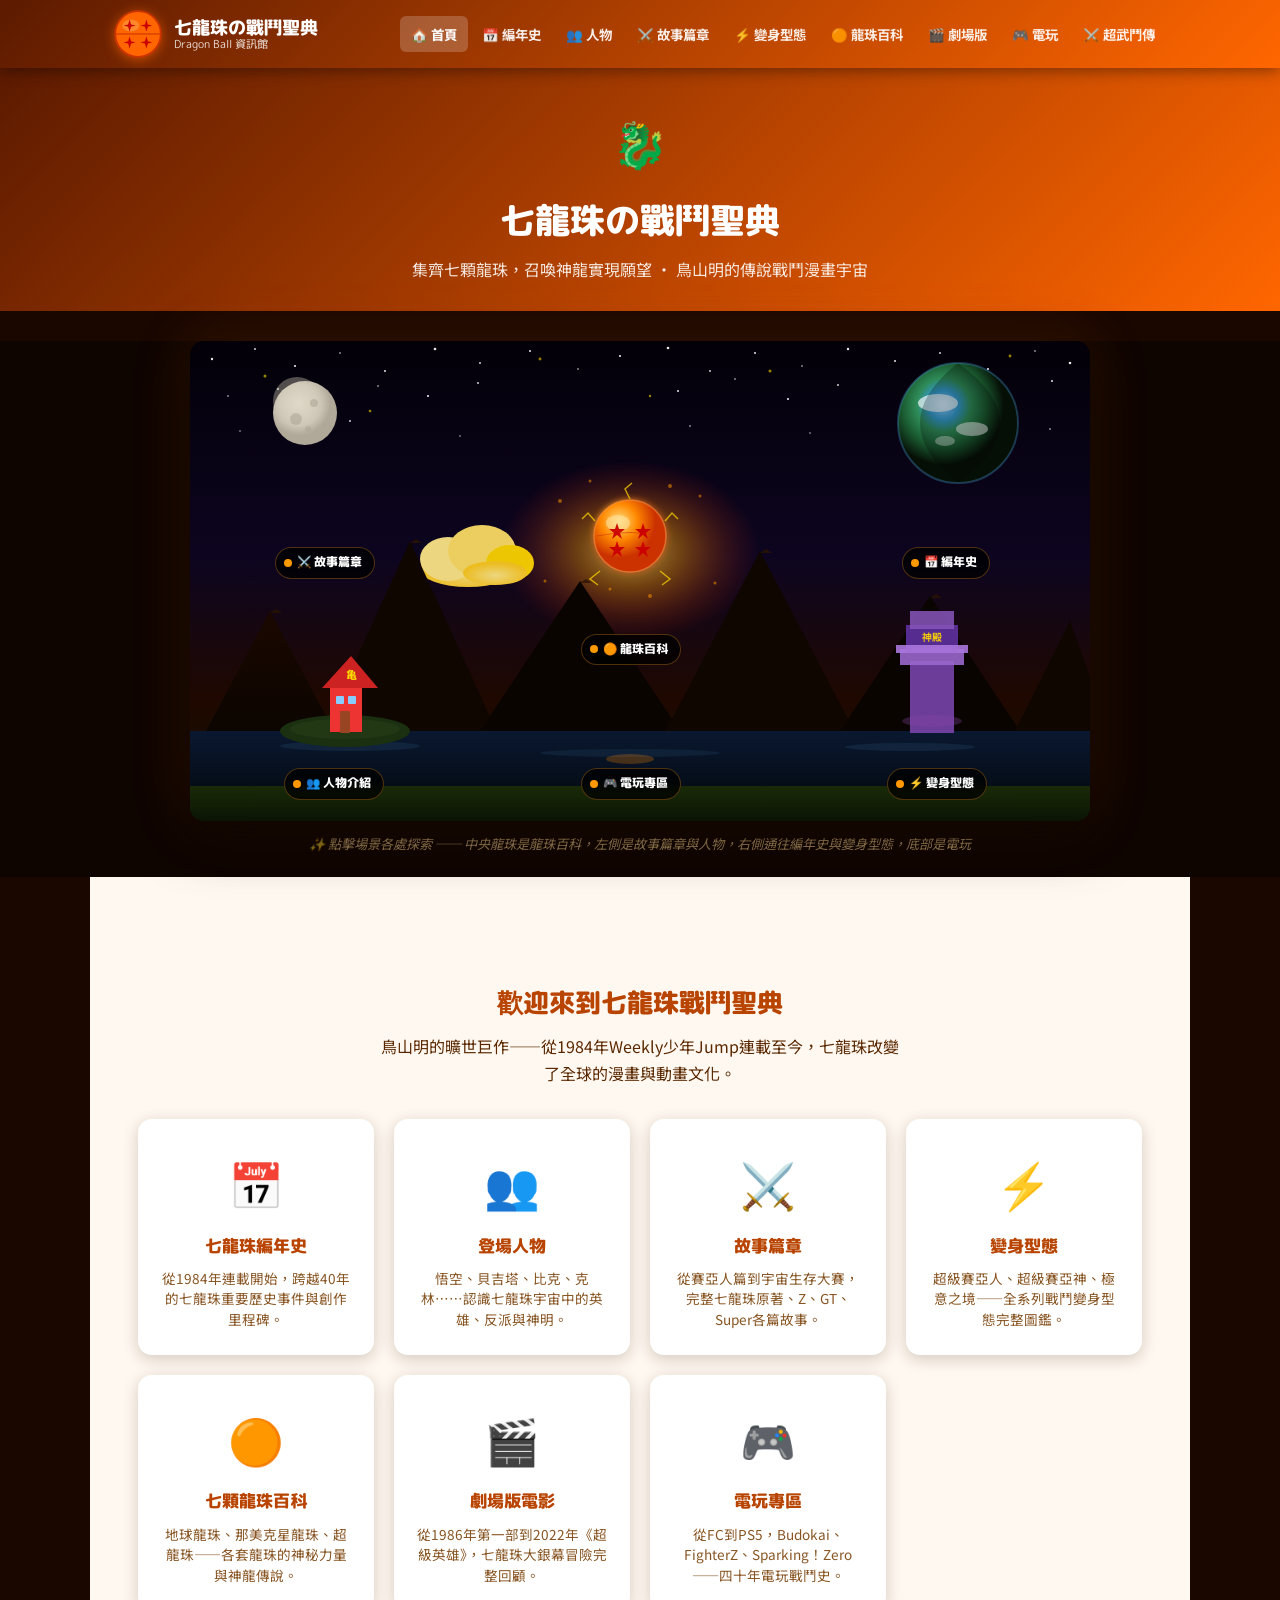
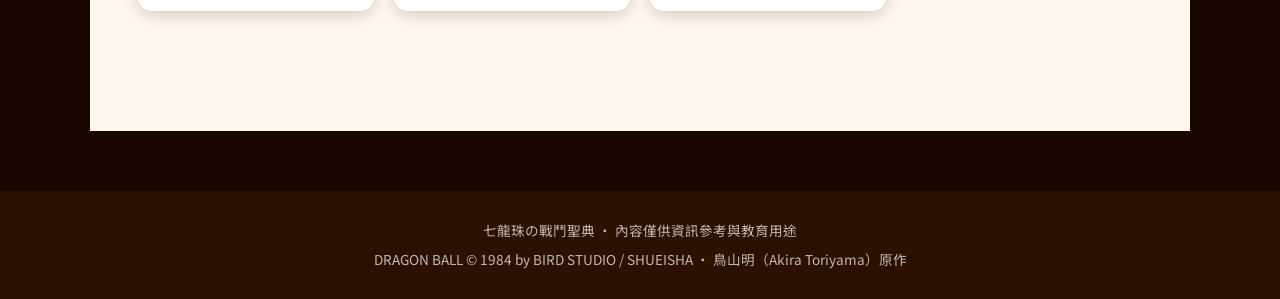
<file: index.html>
<!DOCTYPE html>
<html lang="zh-TW">
<head>
<meta charset="UTF-8">
<link rel="icon" type="image/svg+xml" href="favicon.svg">
<meta name="viewport" content="width=device-width, initial-scale=1.0">
<title>七龍珠の戰鬥聖典 — Dragon Ball 資訊館</title>
<link rel="stylesheet" href="css/style.css">
<style>
body { background: #1a0800; }
.world-below { background: #0f0500; padding: 0 0 10px; }
.world-hint {
  text-align: center;
  font-size: 0.82rem;
  color: rgba(255,220,150,0.65);
  padding: 12px;
  font-style: italic;
}
.content-wrap { background: var(--cream); }

/* ── WORLD SCENE ── */
.world-wrap {
  max-width: 900px;
  margin: 30px auto 0;
  border-radius: 14px;
  overflow: hidden;
  box-shadow: 0 16px 52px rgba(0,0,0,0.75), 0 0 60px rgba(255,102,0,0.2);
  position: relative;
}

/* ── hotspot base ── */
.world-hotspot {
  position: absolute;
  border: 2px solid transparent;
  border-radius: 8px;
  transition: all 0.25s;
  text-decoration: none;
  display: flex;
  align-items: flex-end;
  justify-content: center;
  padding-bottom: 10px;
}
.world-hotspot:hover {
  background: rgba(255,102,0,0.14);
  border-color: rgba(255,160,40,0.75);
  box-shadow: 0 0 22px rgba(255,102,0,0.35);
}

.world-badge {
  display: flex;
  align-items: center;
  gap: 5px;
  background: rgba(0,0,0,0.72);
  backdrop-filter: blur(4px);
  color: white;
  padding: 5px 12px 5px 8px;
  border-radius: 20px;
  font-size: 0.72rem;
  font-weight: 800;
  white-space: nowrap;
  font-family: 'M PLUS Rounded 1c', sans-serif;
  border: 1px solid rgba(255,160,40,0.3);
  transition: transform 0.2s, background 0.2s;
  pointer-events: none;
}
.world-hotspot:hover .world-badge {
  background: rgba(140,50,0,0.9);
  transform: scale(1.06);
  border-color: rgba(255,160,40,0.65);
}

.hotspot-dot {
  width: 8px;
  height: 8px;
  border-radius: 50%;
  background: #FF9900;
  flex-shrink: 0;
  animation: pulse-dot 2s ease-in-out infinite;
}
@keyframes pulse-dot {
  0%, 100% { opacity: 1; transform: scale(1); }
  50%       { opacity: 0.4; transform: scale(0.7); }
}

.section-intro h2 { color: var(--orange-dark); }
</style>
</head>
<body>

<header class="site-header">
  <div class="header-inner">
    <a href="index.html" class="site-logo">
      <div class="logo-icon"></div>
      <div class="logo-text">七龍珠の戰鬥聖典<div class="logo-sub">Dragon Ball 資訊館</div></div>
    </a>
    <nav class="site-nav">
      <a href="index.html" class="active">🏠 首頁</a>
      <a href="chronicle.html">📅 編年史</a>
      <a href="characters.html">👥 人物</a>
      <a href="saga.html">⚔️ 故事篇章</a>
      <a href="transformations.html">⚡ 變身型態</a>
      <a href="dragonballs.html">🟠 龍珠百科</a>
      <a href="movies.html">🎬 劇場版</a>
      <a href="games.html">🎮 電玩</a>
      <a href="butoden.html">⚔️ 超武鬥傳</a>
    </nav>
  </div>
</header>

<!-- Page title -->
<div style="background:linear-gradient(135deg,#5c1a00,#B84400 55%,#FF6600); color:white; text-align:center; padding:36px 24px 28px;">
  <div style="font-size:2.8rem; margin-bottom:10px">🐉</div>
  <h1 style="font-family:'M PLUS Rounded 1c',sans-serif; font-size:2.2rem; font-weight:800; margin-bottom:6px;">七龍珠の戰鬥聖典</h1>
  <p style="opacity:0.88; max-width:500px; margin:0 auto;">集齊七顆龍珠，召喚神龍實現願望 · 鳥山明的傳說戰鬥漫畫宇宙</p>
</div>

<!-- ── THE WORLD SCENE ── -->
<div class="world-below">
  <div class="world-wrap">
    <!-- Inline SVG: Dragon Ball world scene -->
    <svg viewBox="0 0 900 480" xmlns="http://www.w3.org/2000/svg" style="display:block;width:100%;">
      <defs>
        <linearGradient id="sky" x1="0" y1="0" x2="0" y2="1">
          <stop offset="0%" stop-color="#030008"/>
          <stop offset="45%" stop-color="#0d0520"/>
          <stop offset="75%" stop-color="#1f0800"/>
          <stop offset="100%" stop-color="#0d1400"/>
        </linearGradient>
        <radialGradient id="earthG" cx="38%" cy="35%">
          <stop offset="0%" stop-color="#88ccff"/>
          <stop offset="25%" stop-color="#3399cc"/>
          <stop offset="45%" stop-color="#2e8b57"/>
          <stop offset="70%" stop-color="#1a5a30"/>
          <stop offset="100%" stop-color="#060f06"/>
        </radialGradient>
        <radialGradient id="moonG" cx="40%" cy="35%">
          <stop offset="0%" stop-color="#f0e8d8"/>
          <stop offset="60%" stop-color="#d8d0c0"/>
          <stop offset="100%" stop-color="#b0a898"/>
        </radialGradient>
        <radialGradient id="dbG" cx="35%" cy="30%">
          <stop offset="0%" stop-color="#FFE080"/>
          <stop offset="50%" stop-color="#FF8800"/>
          <stop offset="100%" stop-color="#CC3300"/>
        </radialGradient>
        <radialGradient id="auraG" cx="50%" cy="50%">
          <stop offset="0%" stop-color="#FFE066" stop-opacity="0.7"/>
          <stop offset="40%" stop-color="#FF9900" stop-opacity="0.4"/>
          <stop offset="75%" stop-color="#FF5500" stop-opacity="0.15"/>
          <stop offset="100%" stop-color="#FF2200" stop-opacity="0"/>
        </radialGradient>
        <radialGradient id="nimbus" cx="50%" cy="60%">
          <stop offset="0%" stop-color="#FFE888"/>
          <stop offset="100%" stop-color="#FFCC22"/>
        </radialGradient>
        <linearGradient id="mtn1" x1="0" y1="0" x2="0" y2="1">
          <stop offset="0%" stop-color="#1a0800"/>
          <stop offset="100%" stop-color="#080400"/>
        </linearGradient>
        <linearGradient id="mtn2" x1="0" y1="0" x2="0" y2="1">
          <stop offset="0%" stop-color="#0d0500"/>
          <stop offset="100%" stop-color="#050200"/>
        </linearGradient>
        <linearGradient id="waterG" x1="0" y1="0" x2="0" y2="1">
          <stop offset="0%" stop-color="#0a1830"/>
          <stop offset="100%" stop-color="#050d18"/>
        </linearGradient>
        <linearGradient id="groundG" x1="0" y1="0" x2="0" y2="1">
          <stop offset="0%" stop-color="#1a2a08"/>
          <stop offset="100%" stop-color="#0a1404"/>
        </linearGradient>
        <filter id="glow">
          <feGaussianBlur stdDeviation="3" result="blur"/>
          <feMerge><feMergeNode in="blur"/><feMergeNode in="SourceGraphic"/></feMerge>
        </filter>
      </defs>

      <!-- Sky background -->
      <rect width="900" height="480" fill="url(#sky)"/>

      <!-- Stars -->
      <g fill="white" opacity="0.9">
        <circle cx="22" cy="18" r="1.2"/><circle cx="65" cy="8" r="0.9"/>
        <circle cx="105" cy="25" r="1.1"/><circle cx="150" cy="12" r="0.8"/>
        <circle cx="195" cy="30" r="1"/><circle cx="245" cy="8" r="1.3"/>
        <circle cx="290" cy="22" r="0.9"/><circle cx="340" cy="10" r="1"/>
        <circle cx="388" cy="28" r="0.8"/><circle cx="430" cy="15" r="1.1"/>
        <circle cx="478" cy="7" r="1.3"/><circle cx="520" cy="30" r="0.9"/>
        <circle cx="565" cy="12" r="1"/><circle cx="612" cy="25" r="0.8"/>
        <circle cx="658" cy="8" r="1.2"/><circle cx="705" cy="20" r="1"/>
        <circle cx="750" cy="12" r="0.9"/><circle cx="798" cy="28" r="1.1"/>
        <circle cx="845" cy="10" r="0.8"/><circle cx="880" cy="22" r="1.3"/>
        <circle cx="38" cy="55" r="0.8"/><circle cx="88" cy="48" r="1"/>
        <circle cx="138" cy="60" r="0.9"/><circle cx="188" cy="45" r="0.8"/>
        <circle cx="238" cy="55" r="1.1"/><circle cx="288" cy="42" r="0.9"/>
        <circle cx="488" cy="50" r="1"/><circle cx="545" cy="38" r="0.8"/>
        <circle cx="598" cy="58" r="1.1"/><circle cx="648" cy="44" r="0.9"/>
        <circle cx="810" cy="50" r="0.8"/><circle cx="862" cy="40" r="1"/>
        <circle cx="50" cy="90" r="0.7"/><circle cx="160" cy="80" r="0.9"/>
        <circle cx="270" cy="95" r="0.7"/><circle cx="500" cy="85" r="0.8"/>
        <circle cx="620" cy="92" r="0.7"/><circle cx="740" cy="78" r="0.9"/>
        <circle cx="860" cy="88" r="0.8"/>
      </g>
      <!-- Twinkling brighter stars -->
      <g fill="#FFD700" opacity="0.6">
        <circle cx="75" cy="35" r="1.5"/><circle cx="350" cy="18" r="1.4"/>
        <circle cx="580" cy="30" r="1.5"/><circle cx="820" cy="15" r="1.4"/>
        <circle cx="460" cy="55" r="1.2"/><circle cx="180" cy="70" r="1.3"/>
      </g>

      <!-- Moon (upper left) -->
      <circle cx="115" cy="72" r="32" fill="url(#moonG)"/>
      <circle cx="107" cy="60" r="24" fill="#c8c0b0" opacity="0.4"/>
      <circle cx="106" cy="78" r="6" fill="#a8a090" opacity="0.5"/>
      <circle cx="124" cy="62" r="4" fill="#a8a090" opacity="0.5"/>
      <circle cx="118" cy="88" r="3" fill="#a8a090" opacity="0.4"/>

      <!-- Earth (upper right) -->
      <circle cx="768" cy="82" r="60" fill="url(#earthG)"/>
      <ellipse cx="748" cy="62" rx="20" ry="9" fill="white" opacity="0.65"/>
      <ellipse cx="782" cy="88" rx="16" ry="7" fill="white" opacity="0.55"/>
      <ellipse cx="755" cy="100" rx="10" ry="5" fill="white" opacity="0.4"/>
      <circle cx="768" cy="82" r="60" fill="none" stroke="#4499cc" stroke-width="2" opacity="0.35"/>
      <!-- terminator shadow on earth -->
      <path d="M768,22 Q810,52 810,82 Q810,112 768,142 Q730,112 730,82 Q730,52 768,22 Z" fill="black" opacity="0.25"/>

      <!-- Dragon Ball aura glow -->
      <ellipse cx="440" cy="210" rx="130" ry="90" fill="url(#auraG)"/>

      <!-- Nimbus cloud (金筋斗雲) -->
      <g opacity="0.92">
        <ellipse cx="278" cy="228" rx="48" ry="18" fill="url(#nimbus)"/>
        <ellipse cx="258" cy="218" rx="28" ry="22" fill="#FFE888"/>
        <ellipse cx="292" cy="210" rx="34" ry="26" fill="#FFE066"/>
        <ellipse cx="320" cy="222" rx="24" ry="18" fill="#FFD700"/>
        <ellipse cx="305" cy="232" rx="32" ry="12" fill="url(#nimbus)"/>
      </g>

      <!-- Dragon Ball (4-star) floating in center -->
      <g filter="url(#glow)">
        <circle cx="440" cy="195" r="36" fill="url(#dbG)"/>
        <!-- shine -->
        <ellipse cx="428" cy="182" rx="12" ry="8" fill="#FFE8AA" opacity="0.55"/>
        <!-- outline -->
        <circle cx="440" cy="195" r="36" fill="none" stroke="#FF9944" stroke-width="1.5" opacity="0.5"/>
        <!-- horizontal band -->
        <path d="M407,195 Q440,188 473,195" fill="none" stroke="#CC3300" stroke-width="1.2" opacity="0.6"/>
        <!-- 4 red stars (simplified as 4-pointed polygons) -->
        <g fill="#CC0000" opacity="0.95">
          <!-- top-left -->
          <polygon points="427,182 429,188 435,188 430,192 432,198 427,194 422,198 424,192 419,188 425,188"/>
          <!-- top-right -->
          <polygon points="453,182 455,188 461,188 456,192 458,198 453,194 448,198 450,192 445,188 451,188"/>
          <!-- bottom-left -->
          <polygon points="427,200 429,206 435,206 430,210 432,216 427,212 422,216 424,210 419,206 425,206"/>
          <!-- bottom-right -->
          <polygon points="453,200 455,206 461,206 456,210 458,216 453,212 448,216 450,210 445,206 451,206"/>
        </g>
      </g>

      <!-- Ki lightning around Dragon Ball -->
      <g stroke="#FFD700" stroke-width="1.5" opacity="0.7" fill="none">
        <polyline points="405,180 398,172 392,178"/>
        <polyline points="475,180 482,172 488,178"/>
        <polyline points="440,158 435,148 442,142"/>
        <polyline points="410,230 400,238 408,244"/>
        <polyline points="470,230 480,238 472,244"/>
      </g>

      <!-- Mountains back layer -->
      <polygon points="0,420 80,270 160,420" fill="url(#mtn1)"/>
      <polygon points="120,420 220,200 320,420" fill="#100600"/>
      <polygon points="270,420 390,240 510,420" fill="#0a0400"/>
      <polygon points="460,420 570,210 680,420" fill="#100600"/>
      <polygon points="630,420 740,255 850,420" fill="#0a0400"/>
      <polygon points="810,420 880,280 930,420" fill="#100600"/>

      <!-- Mountain highlights (moon/starlight on peaks) -->
      <g fill="#2a1400" opacity="0.8">
        <polygon points="80,272 86,268 92,272"/>
        <polygon points="220,202 226,198 232,202"/>
        <polygon points="390,242 396,238 402,242"/>
        <polygon points="570,212 576,208 582,212"/>
        <polygon points="740,257 746,253 752,257"/>
      </g>

      <!-- Water / lake -->
      <rect x="0" y="390" width="900" height="55" fill="url(#waterG)"/>
      <!-- water reflections -->
      <ellipse cx="160" cy="405" rx="70" ry="5" fill="#1a3550" opacity="0.5"/>
      <ellipse cx="440" cy="412" rx="90" ry="4" fill="#1a3550" opacity="0.4"/>
      <ellipse cx="720" cy="406" rx="65" ry="4" fill="#1a3550" opacity="0.5"/>
      <!-- Dragon Ball reflection on water -->
      <ellipse cx="440" cy="418" rx="24" ry="5" fill="#FF8800" opacity="0.25"/>

      <!-- Kame House on island (left) -->
      <ellipse cx="155" cy="390" rx="65" ry="16" fill="#1a3010"/>
      <ellipse cx="155" cy="388" rx="55" ry="10" fill="#223815"/>
      <!-- house -->
      <rect x="140" y="345" width="32" height="46" fill="#EE3333"/>
      <polygon points="132,347 188,347 161,315" fill="#CC2222"/>
      <!-- windows -->
      <rect x="146" y="355" width="8" height="8" fill="#88CCFF" rx="1"/>
      <rect x="158" y="355" width="8" height="8" fill="#88CCFF" rx="1"/>
      <!-- door -->
      <rect x="150" y="370" width="10" height="22" fill="#994422" rx="1"/>
      <!-- turtle shell sign -->
      <text x="161" y="338" font-size="11" fill="#FFD700" text-anchor="middle" font-weight="bold">亀</text>

      <!-- Kami's Lookout / 神殿 (right) -->
      <rect x="720" y="320" width="44" height="72" fill="#7744aa" opacity="0.9"/>
      <rect x="710" y="308" width="64" height="16" fill="#9966cc" opacity="0.9"/>
      <rect x="716" y="284" width="52" height="28" fill="#6633aa" opacity="0.85"/>
      <rect x="720" y="270" width="44" height="18" fill="#8855bb" opacity="0.85"/>
      <!-- lookout platform -->
      <rect x="706" y="304" width="72" height="8" fill="#aa77dd" opacity="0.9"/>
      <!-- lookout detail -->
      <text x="742" y="300" font-size="10" fill="#FFD700" text-anchor="middle" font-weight="bold" opacity="0.9">神殿</text>
      <!-- lookout glow -->
      <ellipse cx="742" cy="380" rx="30" ry="6" fill="#8844aa" opacity="0.3"/>

      <!-- Ground foreground -->
      <rect x="0" y="445" width="900" height="35" fill="url(#groundG)"/>
      <!-- ground texture lines -->
      <g stroke="#1a2a08" stroke-width="1" opacity="0.4">
        <line x1="0" y1="455" x2="900" y2="455"/>
        <line x1="0" y1="465" x2="900" y2="465"/>
      </g>

      <!-- Cosmic energy particles -->
      <g fill="#FF9900" opacity="0.5">
        <circle cx="370" cy="160" r="2"/><circle cx="510" cy="155" r="1.5"/>
        <circle cx="400" cy="140" r="1.5"/><circle cx="480" cy="145" r="2"/>
        <circle cx="420" cy="248" r="1.5"/><circle cx="460" cy="255" r="2"/>
        <circle cx="355" cy="240" r="1.5"/><circle cx="525" cy="242" r="1.5"/>
      </g>
    </svg>

    <!-- Hotspot overlays -->
    <!-- Upper left: saga/編年史 -->
    <a href="saga.html" class="world-hotspot" style="left:2%;width:26%;top:4%;height:48%;" title="故事篇章">
      <span class="world-badge"><span class="hotspot-dot"></span>⚔️ 故事篇章</span>
    </a>

    <!-- Upper right: chronicle -->
    <a href="chronicle.html" class="world-hotspot" style="left:70%;width:28%;top:4%;height:48%;" title="編年史">
      <span class="world-badge"><span class="hotspot-dot"></span>📅 編年史</span>
    </a>

    <!-- Center: Dragon Ball -->
    <a href="dragonballs.html" class="world-hotspot" style="left:32%;width:34%;top:18%;height:52%;" title="七顆龍珠百科">
      <span class="world-badge"><span class="hotspot-dot"></span>🟠 龍珠百科</span>
    </a>

    <!-- Lower left: characters (Kame House area) -->
    <a href="characters.html" class="world-hotspot" style="left:2%;width:28%;top:58%;height:40%;" title="人物介紹">
      <span class="world-badge"><span class="hotspot-dot"></span>👥 人物介紹</span>
    </a>

    <!-- Lower right: transformations (Lookout area) -->
    <a href="transformations.html" class="world-hotspot" style="left:68%;width:30%;top:58%;height:40%;" title="變身型態">
      <span class="world-badge"><span class="hotspot-dot"></span>⚡ 變身型態</span>
    </a>

    <!-- Bottom center: games -->
    <a href="games.html" class="world-hotspot" style="left:30%;width:38%;top:80%;height:18%;" title="電玩專區">
      <span class="world-badge"><span class="hotspot-dot"></span>🎮 電玩專區</span>
    </a>
  </div>

  <div class="world-hint">
    ✨ 點擊場景各處探索 ── 中央龍珠是龍珠百科，左側是故事篇章與人物，右側通往編年史與變身型態，底部是電玩
  </div>
</div>

<!-- Main content -->
<div class="content-wrap">
<div class="content-wrap" style="padding-top:36px;">

  <div class="section-intro">
    <h2>歡迎來到七龍珠戰鬥聖典</h2>
    <p>鳥山明的曠世巨作——從1984年Weekly少年Jump連載至今，七龍珠改變了全球的漫畫與動畫文化。</p>
  </div>

  <div class="nav-cards">
    <a href="chronicle.html" class="nav-card">
      <span class="nav-card-icon">📅</span>
      <h3>七龍珠編年史</h3>
      <p>從1984年連載開始，跨越40年的七龍珠重要歷史事件與創作里程碑。</p>
    </a>
    <a href="characters.html" class="nav-card">
      <span class="nav-card-icon">👥</span>
      <h3>登場人物</h3>
      <p>悟空、貝吉塔、比克、克林……認識七龍珠宇宙中的英雄、反派與神明。</p>
    </a>
    <a href="saga.html" class="nav-card">
      <span class="nav-card-icon">⚔️</span>
      <h3>故事篇章</h3>
      <p>從賽亞人篇到宇宙生存大賽，完整七龍珠原著、Z、GT、Super各篇故事。</p>
    </a>
    <a href="transformations.html" class="nav-card">
      <span class="nav-card-icon">⚡</span>
      <h3>變身型態</h3>
      <p>超級賽亞人、超級賽亞神、極意之境——全系列戰鬥變身型態完整圖鑑。</p>
    </a>
    <a href="dragonballs.html" class="nav-card">
      <span class="nav-card-icon">🟠</span>
      <h3>七顆龍珠百科</h3>
      <p>地球龍珠、那美克星龍珠、超龍珠——各套龍珠的神秘力量與神龍傳說。</p>
    </a>
    <a href="movies.html" class="nav-card">
      <span class="nav-card-icon">🎬</span>
      <h3>劇場版電影</h3>
      <p>從1986年第一部到2022年《超級英雄》，七龍珠大銀幕冒險完整回顧。</p>
    </a>
    <a href="games.html" class="nav-card">
      <span class="nav-card-icon">🎮</span>
      <h3>電玩專區</h3>
      <p>從FC到PS5，Budokai、FighterZ、Sparking！Zero——四十年電玩戰鬥史。</p>
    </a>
  </div>

</div>
</div>

<footer>
  <p>七龍珠の戰鬥聖典 · 內容僅供資訊參考與教育用途</p>
  <p style="margin-top:6px">DRAGON BALL © 1984 by BIRD STUDIO / SHUEISHA · 鳥山明（Akira Toriyama）原作</p>
</footer>

</body>
</html>
</file>
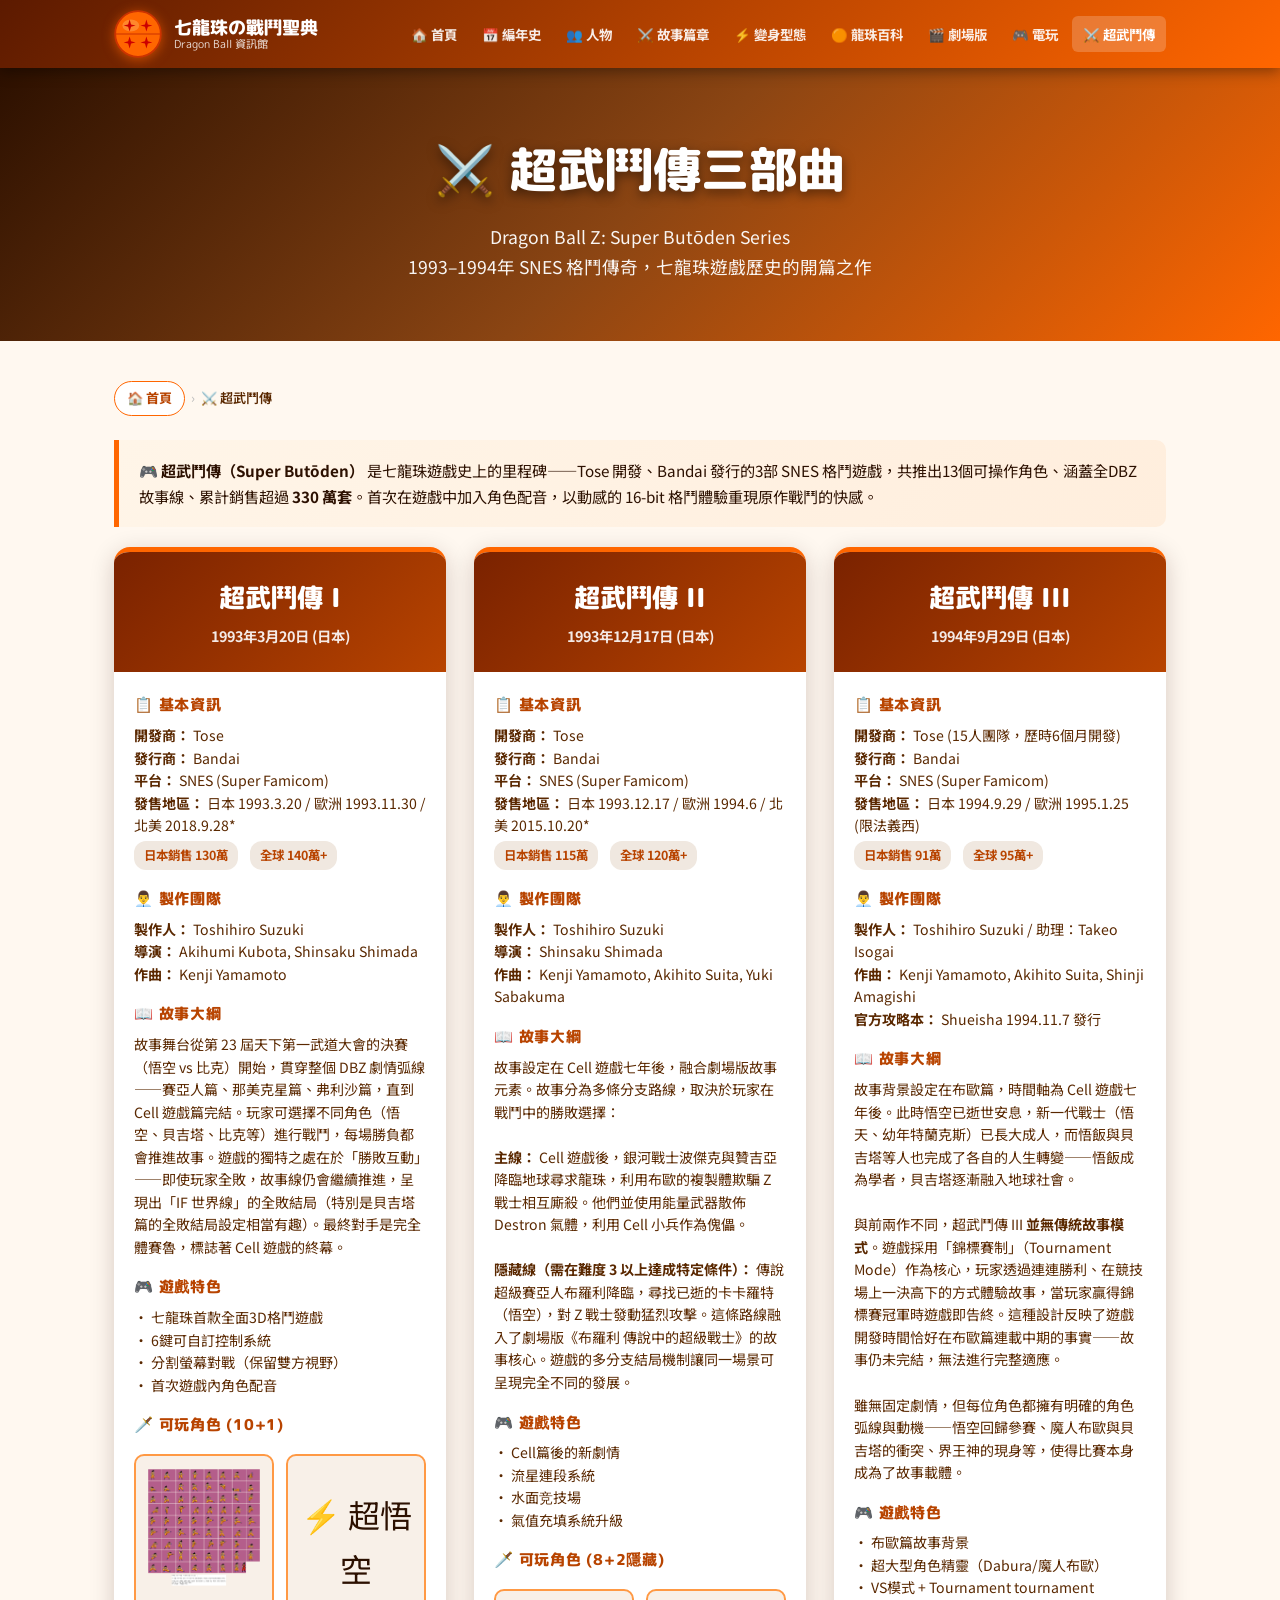
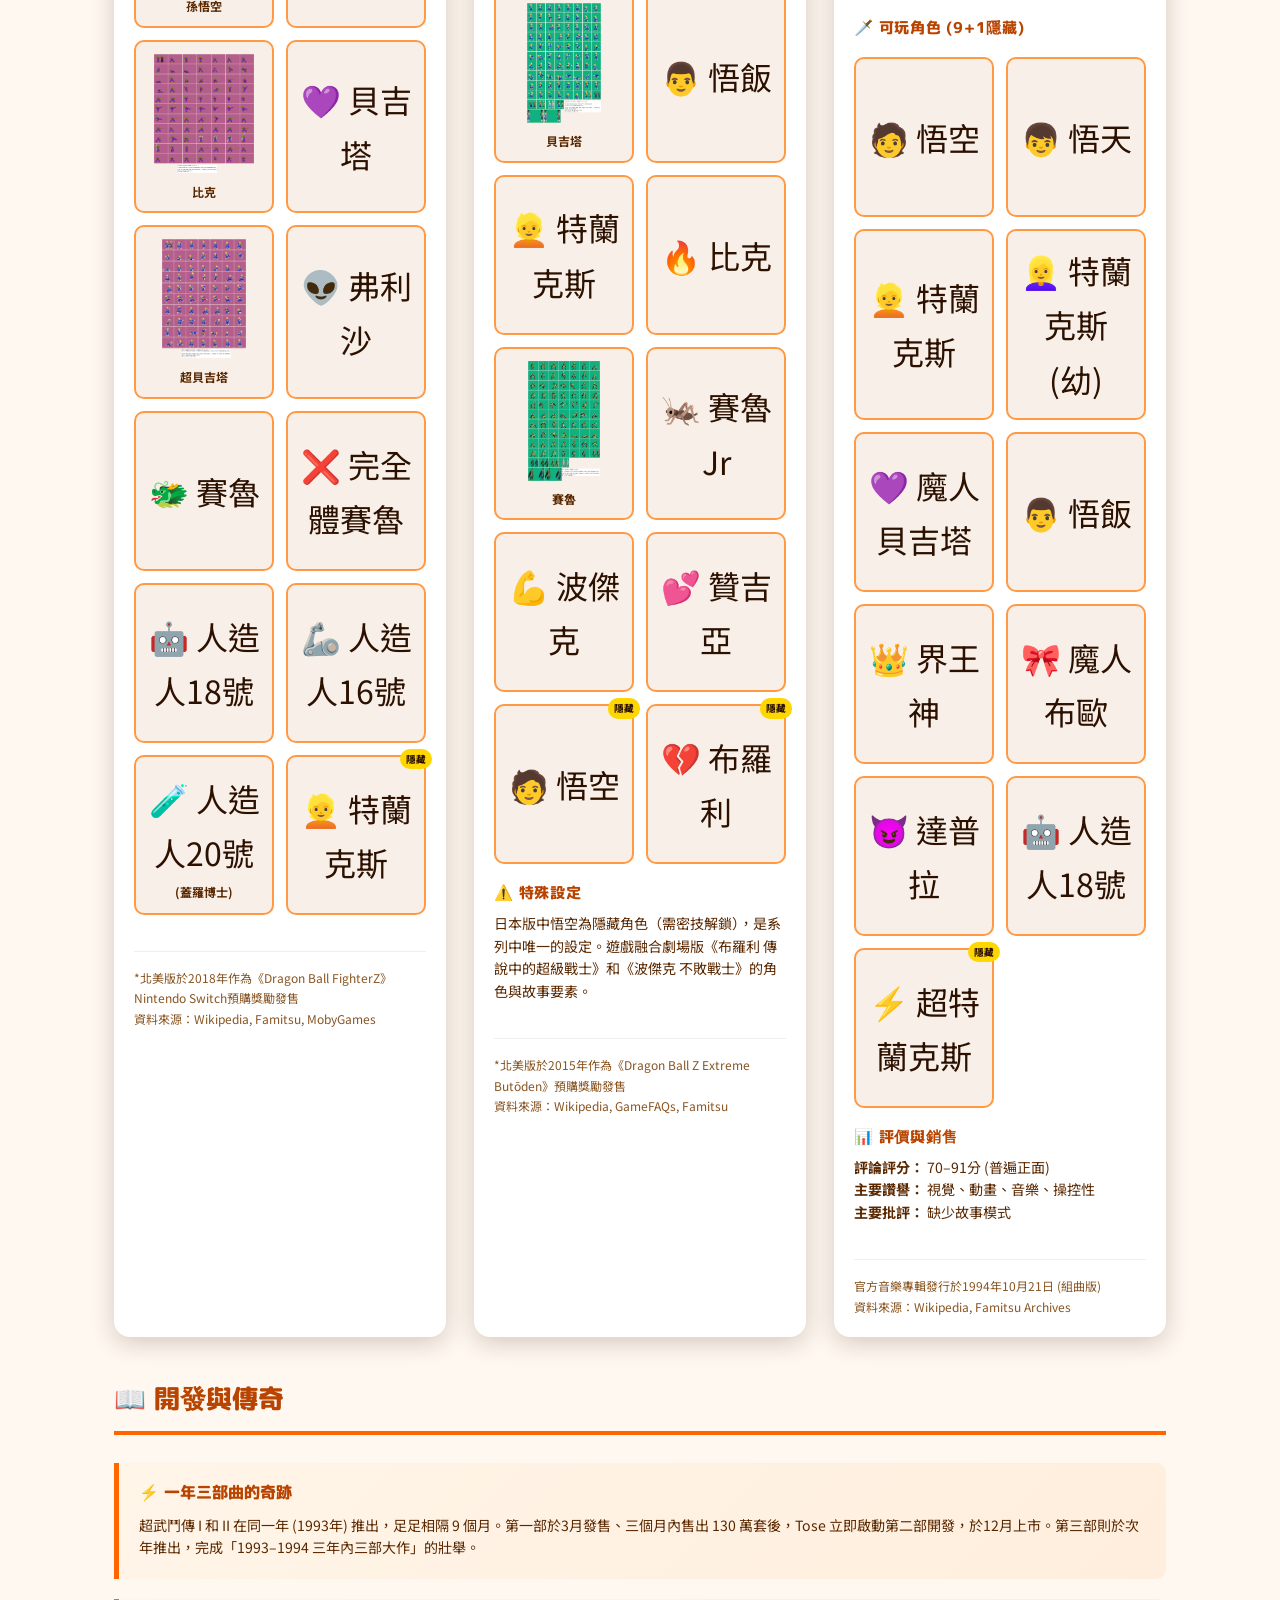
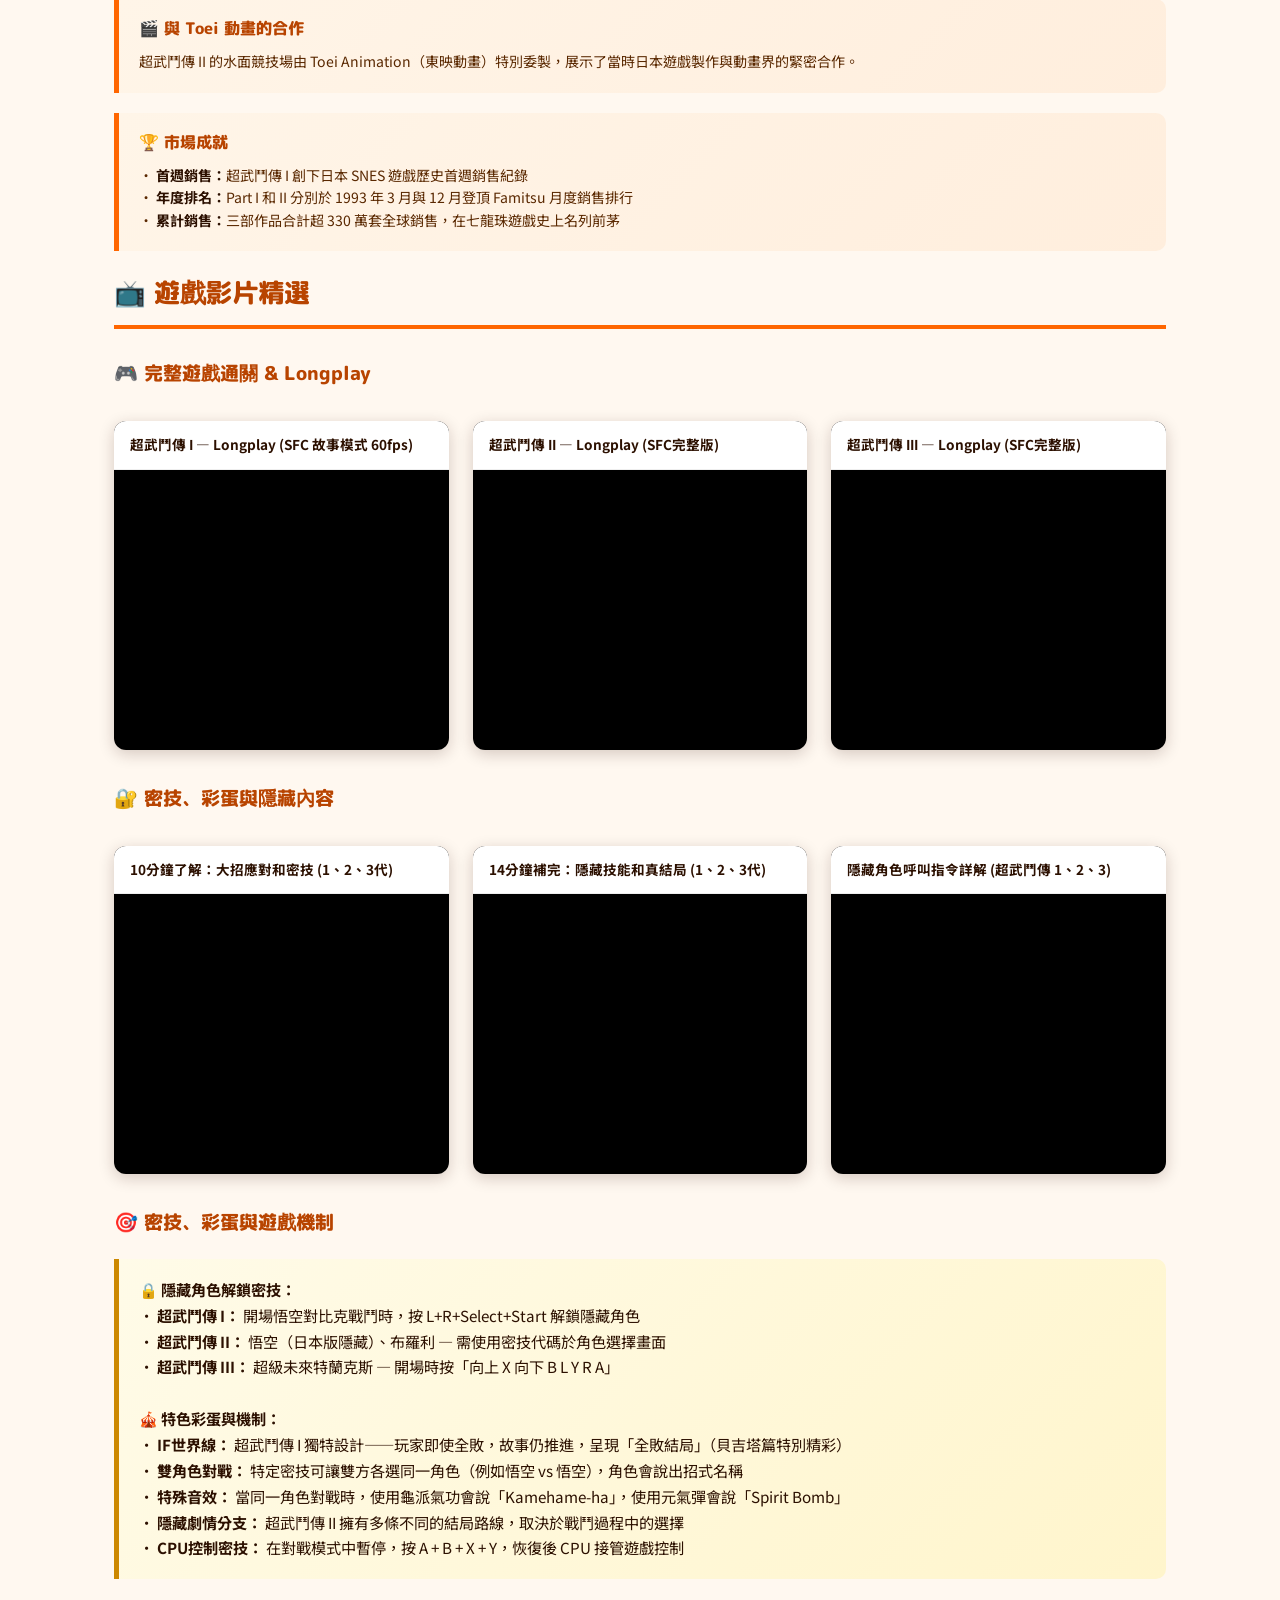
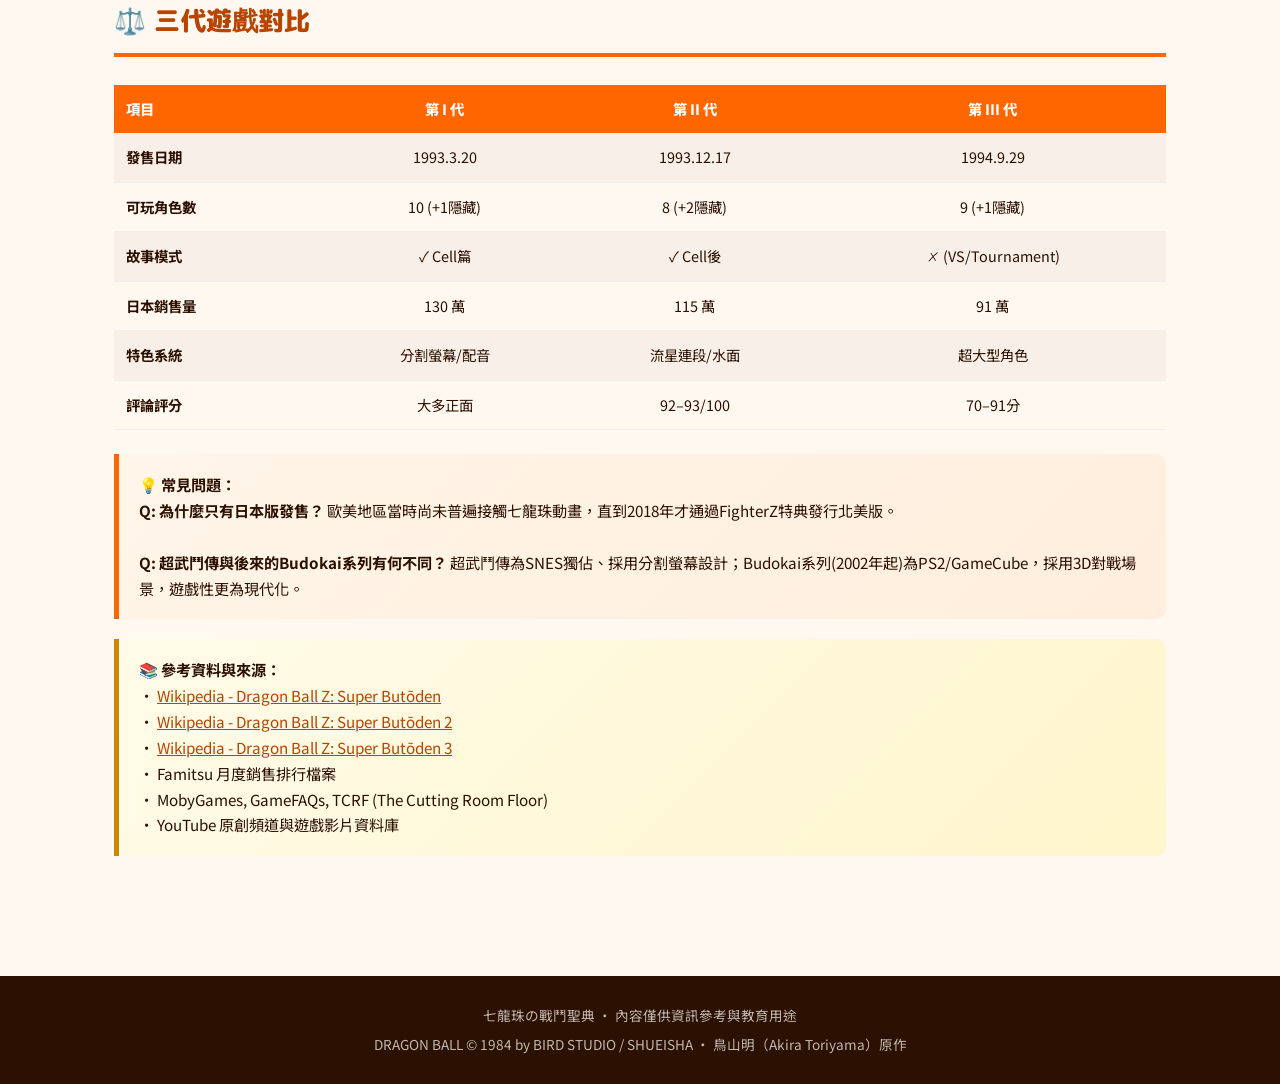
<file: butoden.html>
<!DOCTYPE html>
<html lang="zh-TW">
<head>
<meta charset="UTF-8">
<link rel="icon" type="image/svg+xml" href="favicon.svg">
<meta name="viewport" content="width=device-width, initial-scale=1.0">
<title>超武鬥傳 · 七龍珠の戰鬥聖典</title>
<link rel="stylesheet" href="css/style.css">
<style>
  .butoden-header {
    background: linear-gradient(135deg, #2c1000 0%, #8B4513 50%, #FF6600 100%);
    padding: 60px 24px;
    text-align: center;
    color: white;
  }

  .butoden-header h1 {
    font-family: 'M PLUS Rounded 1c', sans-serif;
    font-size: 3rem;
    font-weight: 800;
    margin-bottom: 12px;
    text-shadow: 0 4px 12px rgba(0,0,0,0.5);
  }

  .butoden-header p {
    font-size: 1.1rem;
    opacity: 0.95;
    max-width: 700px;
    margin: 0 auto;
  }

  .game-series-grid {
    display: grid;
    grid-template-columns: repeat(auto-fit, minmax(320px, 1fr));
    gap: 28px;
    margin-bottom: 40px;
  }

  .butoden-card {
    background: white;
    border-radius: 16px;
    overflow: hidden;
    box-shadow: 0 6px 24px var(--shadow);
    transition: transform 0.3s, box-shadow 0.3s;
    display: flex;
    flex-direction: column;
    border-top: 5px solid var(--orange);
  }

  .butoden-card:hover {
    transform: translateY(-8px);
    box-shadow: 0 16px 40px var(--shadow-deep);
  }

  .butoden-card-header {
    background: linear-gradient(135deg, var(--orange-deep) 0%, var(--orange-dark) 100%);
    color: white;
    padding: 24px 20px;
    text-align: center;
  }

  .butoden-card-header h2 {
    font-family: 'M PLUS Rounded 1c', sans-serif;
    font-size: 1.6rem;
    font-weight: 800;
    margin-bottom: 4px;
  }

  .butoden-card-year {
    font-size: 0.9rem;
    opacity: 0.9;
    font-weight: 700;
  }

  .butoden-card-body {
    padding: 20px;
    flex: 1;
    display: flex;
    flex-direction: column;
  }

  .card-section {
    margin-bottom: 16px;
  }

  .card-section h3 {
    font-size: 0.95rem;
    font-weight: 800;
    color: var(--orange-dark);
    margin-bottom: 6px;
    text-transform: uppercase;
    letter-spacing: 0.05em;
    font-family: 'M PLUS Rounded 1c', sans-serif;
  }

  .card-section p {
    font-size: 0.88rem;
    color: var(--text-mid);
    line-height: 1.6;
    margin: 0;
  }

  .card-stats {
    display: flex;
    gap: 12px;
    flex-wrap: wrap;
    margin-top: 4px;
  }

  .stat-badge {
    display: inline-block;
    background: #f0e8e0;
    padding: 4px 10px;
    border-radius: 12px;
    font-size: 0.78rem;
    font-weight: 700;
    color: var(--orange-dark);
  }

  .character-grid {
    display: grid;
    grid-template-columns: repeat(auto-fill, minmax(140px, 1fr));
    gap: 12px;
    margin-top: 16px;
  }

  .character-tile {
    background: #f8f0e8;
    border: 2px solid var(--orange-light);
    border-radius: 10px;
    padding: 12px;
    text-align: center;
    font-size: 2rem;
    transition: all 0.2s;
    position: relative;
    display: flex;
    flex-direction: column;
    align-items: center;
    justify-content: center;
    min-height: 160px;
  }

  .character-tile:hover {
    background: var(--orange-light);
    transform: scale(1.05);
    box-shadow: 0 4px 12px rgba(255, 102, 0, 0.3);
  }

  .character-image {
    width: 100%;
    height: 120px;
    object-fit: contain;
    margin-bottom: 6px;
  }

  .character-name {
    font-size: 0.75rem;
    color: var(--text-mid);
    margin-top: 4px;
    font-weight: 700;
    word-break: break-word;
    line-height: 1.3;
  }

  .hidden-badge {
    position: absolute;
    top: -8px;
    right: -8px;
    background: var(--gold);
    color: #2c1000;
    font-size: 0.6rem;
    padding: 2px 6px;
    border-radius: 10px;
    font-weight: 800;
  }

  .youtube-grid {
    display: grid;
    grid-template-columns: repeat(auto-fit, minmax(300px, 1fr));
    gap: 24px;
    margin: 32px 0;
  }

  .video-frame {
    border-radius: 12px;
    overflow: hidden;
    box-shadow: 0 4px 16px var(--shadow);
    background: #000;
  }

  .video-frame iframe {
    width: 100%;
    height: 280px;
    border: none;
    display: block;
  }

  .video-label {
    background: white;
    padding: 12px 16px;
    font-size: 0.85rem;
    color: var(--text);
    font-weight: 700;
    border-bottom: 1px solid #eee;
  }

  .dev-info {
    background: linear-gradient(135deg, #fff5e8 0%, #ffeedd 100%);
    border-left: 5px solid var(--orange);
    border-radius: 0 10px 10px 0;
    padding: 16px 20px;
    margin: 20px 0;
  }

  .dev-info h3 {
    font-family: 'M PLUS Rounded 1c', sans-serif;
    font-size: 1rem;
    font-weight: 800;
    color: var(--orange-dark);
    margin-bottom: 8px;
  }

  .dev-info p {
    font-size: 0.88rem;
    color: var(--text-mid);
    margin: 4px 0;
    line-height: 1.6;
  }

  .dev-info strong {
    color: var(--text);
  }

  .source-note {
    font-size: 0.75rem;
    color: var(--text-light);
    margin-top: 20px;
    padding-top: 16px;
    border-top: 1px solid #eee;
  }
</style>
</head>
<body>

<header class="site-header">
  <div class="header-inner">
    <a href="index.html" class="site-logo">
      <div class="logo-icon"></div>
      <div class="logo-text">七龍珠の戰鬥聖典<div class="logo-sub">Dragon Ball 資訊館</div></div>
    </a>
    <nav class="site-nav">
      <a href="index.html">🏠 首頁</a>
      <a href="chronicle.html">📅 編年史</a>
      <a href="characters.html">👥 人物</a>
      <a href="saga.html">⚔️ 故事篇章</a>
      <a href="transformations.html">⚡ 變身型態</a>
      <a href="dragonballs.html">🟠 龍珠百科</a>
      <a href="movies.html">🎬 劇場版</a>
      <a href="games.html">🎮 電玩</a>
      <a href="butoden.html" class="active">⚔️ 超武鬥傳</a>
    </nav>
  </div>
</header>

<div class="butoden-header">
  <h1>⚔️ 超武鬥傳三部曲</h1>
  <p>Dragon Ball Z: Super Butōden Series<br>
  1993–1994年 SNES 格鬥傳奇，七龍珠遊戲歷史的開篇之作</p>
</div>

<div class="content-wrap">
  <div class="breadcrumb">
    <a href="index.html">🏠 首頁</a>
    <span class="breadcrumb-sep">›</span>
    <span class="breadcrumb-cur">⚔️ 超武鬥傳</span>
  </div>

  <div class="highlight-box">
    <p>🎮 <strong>超武鬥傳（Super Butōden）</strong> 是七龍珠遊戲史上的里程碑——Tose 開發、Bandai 發行的3部 SNES 格鬥遊戲，共推出13個可操作角色、涵蓋全DBZ故事線、累計銷售超過 <strong>330 萬套</strong>。首次在遊戲中加入角色配音，以動感的 16-bit 格鬥體驗重現原作戰鬥的快感。</p>
  </div>

  <!-- ── 三部曲卡片 ── -->
  <div class="game-series-grid">

    <!-- 超武鬥傳 1 -->
    <div class="butoden-card">
      <div class="butoden-card-header">
        <h2>超武鬥傳 I</h2>
        <div class="butoden-card-year">1993年3月20日 (日本)</div>
      </div>
      <div class="butoden-card-body">

        <div class="card-section">
          <h3>📋 基本資訊</h3>
          <p><strong>開發商：</strong> Tose</p>
          <p><strong>發行商：</strong> Bandai</p>
          <p><strong>平台：</strong> SNES (Super Famicom)</p>
          <p><strong>發售地區：</strong> 日本 1993.3.20 / 歐洲 1993.11.30 / 北美 2018.9.28*</p>
          <div class="card-stats">
            <span class="stat-badge">日本銷售 130萬</span>
            <span class="stat-badge">全球 140萬+</span>
          </div>
        </div>

        <div class="card-section">
          <h3>👨‍💼 製作團隊</h3>
          <p><strong>製作人：</strong> Toshihiro Suzuki</p>
          <p><strong>導演：</strong> Akihumi Kubota, Shinsaku Shimada</p>
          <p><strong>作曲：</strong> Kenji Yamamoto</p>
        </div>

        <div class="card-section">
          <h3>📖 故事大綱</h3>
          <p>故事舞台從第 23 屆天下第一武道大會的決賽（悟空 vs 比克）開始，貫穿整個 DBZ 劇情弧線——賽亞人篇、那美克星篇、弗利沙篇，直到 Cell 遊戲篇完結。玩家可選擇不同角色（悟空、貝吉塔、比克等）進行戰鬥，每場勝負都會推進故事。遊戲的獨特之處在於「勝敗互動」——即使玩家全敗，故事線仍會繼續推進，呈現出「IF 世界線」的全敗結局（特別是貝吉塔篇的全敗結局設定相當有趣）。最終對手是完全體賽魯，標誌著 Cell 遊戲的終幕。</p>
        </div>

        <div class="card-section">
          <h3>🎮 遊戲特色</h3>
          <p>• 七龍珠首款全面3D格鬥遊戲<br>
          • 6鍵可自訂控制系統<br>
          • 分割螢幕對戰（保留雙方視野）<br>
          • 首次遊戲內角色配音</p>
        </div>

        <div class="card-section">
          <h3>🗡️ 可玩角色 (10+1)</h3>
          <div class="character-grid">
            <div class="character-tile">
              <img src="images/butoden/butoden1_goku.png" alt="孫悟空" class="character-image">
              <span class="character-name">孫悟空</span>
            </div>
            <div class="character-tile">⚡ 超悟空</div>
            <div class="character-tile">
              <img src="images/butoden/butoden1_piccolo.png" alt="比克" class="character-image">
              <span class="character-name">比克</span>
            </div>
            <div class="character-tile">💜 貝吉塔</div>
            <div class="character-tile">
              <img src="images/butoden/butoden1_vegeta_ssj.png" alt="超貝吉塔" class="character-image">
              <span class="character-name">超貝吉塔</span>
            </div>
            <div class="character-tile">👽 弗利沙</div>
            <div class="character-tile">🐲 賽魯</div>
            <div class="character-tile">❌ 完全體賽魯</div>
            <div class="character-tile">🤖 人造人18號</div>
            <div class="character-tile">🦾 人造人16號</div>
            <div class="character-tile">🧪 人造人20號<br><span class="character-name">(蓋羅博士)</span></div>
            <div class="character-tile" style="position: relative;">
              👱 特蘭克斯
              <span class="hidden-badge">隱藏</span>
            </div>
          </div>
        </div>

        <div class="source-note">
          *北美版於2018年作為《Dragon Ball FighterZ》Nintendo Switch預購獎勵發售<br>
          資料來源：Wikipedia, Famitsu, MobyGames
        </div>
      </div>
    </div>

    <!-- 超武鬥傳 2 -->
    <div class="butoden-card">
      <div class="butoden-card-header">
        <h2>超武鬥傳 II</h2>
        <div class="butoden-card-year">1993年12月17日 (日本)</div>
      </div>
      <div class="butoden-card-body">

        <div class="card-section">
          <h3>📋 基本資訊</h3>
          <p><strong>開發商：</strong> Tose</p>
          <p><strong>發行商：</strong> Bandai</p>
          <p><strong>平台：</strong> SNES (Super Famicom)</p>
          <p><strong>發售地區：</strong> 日本 1993.12.17 / 歐洲 1994.6 / 北美 2015.10.20*</p>
          <div class="card-stats">
            <span class="stat-badge">日本銷售 115萬</span>
            <span class="stat-badge">全球 120萬+</span>
          </div>
        </div>

        <div class="card-section">
          <h3>👨‍💼 製作團隊</h3>
          <p><strong>製作人：</strong> Toshihiro Suzuki</p>
          <p><strong>導演：</strong> Shinsaku Shimada</p>
          <p><strong>作曲：</strong> Kenji Yamamoto, Akihito Suita, Yuki Sabakuma</p>
        </div>

        <div class="card-section">
          <h3>📖 故事大綱</h3>
          <p>故事設定在 Cell 遊戲七年後，融合劇場版故事元素。故事分為多條分支路線，取決於玩家在戰鬥中的勝敗選擇：<br><br>
          <strong>主線：</strong> Cell 遊戲後，銀河戰士波傑克與贊吉亞降臨地球尋求龍珠，利用布歐的複製體欺騙 Z 戰士相互廝殺。他們並使用能量武器散佈 Destron 氣體，利用 Cell 小兵作為傀儡。<br><br>
          <strong>隱藏線（需在難度 3 以上達成特定條件）：</strong> 傳說超級賽亞人布羅利降臨，尋找已逝的卡卡羅特（悟空），對 Z 戰士發動猛烈攻擊。這條路線融入了劇場版《布羅利 傳說中的超級戰士》的故事核心。遊戲的多分支結局機制讓同一場景可呈現完全不同的發展。</p>
        </div>

        <div class="card-section">
          <h3>🎮 遊戲特色</h3>
          <p>• Cell篇後的新劇情<br>
          • 流星連段系統<br>
          • 水面竞技場<br>
          • 氣值充填系統升級</p>
        </div>

        <div class="card-section">
          <h3>🗡️ 可玩角色 (8+2隱藏)</h3>
          <div class="character-grid">
            <div class="character-tile">
              <img src="images/butoden/butoden2_vegeta.png" alt="貝吉塔" class="character-image">
              <span class="character-name">貝吉塔</span>
            </div>
            <div class="character-tile">👨 悟飯</div>
            <div class="character-tile">👱 特蘭克斯</div>
            <div class="character-tile">🔥 比克</div>
            <div class="character-tile">
              <img src="images/butoden/butoden2_cell.png" alt="賽魯" class="character-image">
              <span class="character-name">賽魯</span>
            </div>
            <div class="character-tile">🦗 賽魯Jr</div>
            <div class="character-tile">💪 波傑克</div>
            <div class="character-tile">💕 贊吉亞</div>
            <div class="character-tile" style="position: relative;">
              🧑 悟空
              <span class="hidden-badge">隱藏</span>
            </div>
            <div class="character-tile" style="position: relative;">
              💔 布羅利
              <span class="hidden-badge">隱藏</span>
            </div>
          </div>
        </div>

        <div class="card-section">
          <h3>⚠️ 特殊設定</h3>
          <p>日本版中悟空為隱藏角色（需密技解鎖），是系列中唯一的設定。遊戲融合劇場版《布羅利 傳說中的超級戰士》和《波傑克 不敗戰士》的角色與故事要素。</p>
        </div>

        <div class="source-note">
          *北美版於2015年作為《Dragon Ball Z Extreme Butōden》預購獎勵發售<br>
          資料來源：Wikipedia, GameFAQs, Famitsu
        </div>
      </div>
    </div>

    <!-- 超武鬥傳 3 -->
    <div class="butoden-card">
      <div class="butoden-card-header">
        <h2>超武鬥傳 III</h2>
        <div class="butoden-card-year">1994年9月29日 (日本)</div>
      </div>
      <div class="butoden-card-body">

        <div class="card-section">
          <h3>📋 基本資訊</h3>
          <p><strong>開發商：</strong> Tose (15人團隊，歷時6個月開發)</p>
          <p><strong>發行商：</strong> Bandai</p>
          <p><strong>平台：</strong> SNES (Super Famicom)</p>
          <p><strong>發售地區：</strong> 日本 1994.9.29 / 歐洲 1995.1.25 (限法義西)</p>
          <div class="card-stats">
            <span class="stat-badge">日本銷售 91萬</span>
            <span class="stat-badge">全球 95萬+</span>
          </div>
        </div>

        <div class="card-section">
          <h3>👨‍💼 製作團隊</h3>
          <p><strong>製作人：</strong> Toshihiro Suzuki / 助理：Takeo Isogai</p>
          <p><strong>作曲：</strong> Kenji Yamamoto, Akihito Suita, Shinji Amagishi</p>
          <p><strong>官方攻略本：</strong> Shueisha 1994.11.7 發行</p>
        </div>

        <div class="card-section">
          <h3>📖 故事大綱</h3>
          <p>故事背景設定在布歐篇，時間軸為 Cell 遊戲七年後。此時悟空已逝世安息，新一代戰士（悟天、幼年特蘭克斯）已長大成人，而悟飯與貝吉塔等人也完成了各自的人生轉變——悟飯成為學者，貝吉塔逐漸融入地球社會。<br><br>
          與前兩作不同，超武鬥傳 III <strong>並無傳統故事模式</strong>。遊戲採用「錦標賽制」（Tournament Mode）作為核心，玩家透過連連勝利、在競技場上一決高下的方式體驗故事，當玩家贏得錦標賽冠軍時遊戲即告終。這種設計反映了遊戲開發時間恰好在布歐篇連載中期的事實——故事仍未完結，無法進行完整適應。<br><br>
          雖無固定劇情，但每位角色都擁有明確的角色弧線與動機——悟空回歸參賽、魔人布歐與貝吉塔的衝突、界王神的現身等，使得比賽本身成為了故事載體。</p>
        </div>

        <div class="card-section">
          <h3>🎮 遊戲特色</h3>
          <p>• 布歐篇故事背景<br>
          • 超大型角色精靈（Dabura/魔人布歐）<br>
          • VS模式 + Tournament tournament</p>
        </div>

        <div class="card-section">
          <h3>🗡️ 可玩角色 (9+1隱藏)</h3>
          <div class="character-grid">
            <div class="character-tile">🧑 悟空</div>
            <div class="character-tile">👦 悟天</div>
            <div class="character-tile">👱 特蘭克斯</div>
            <div class="character-tile">👱‍♀️ 特蘭克斯(幼)</div>
            <div class="character-tile">💜 魔人貝吉塔</div>
            <div class="character-tile">👨 悟飯</div>
            <div class="character-tile">👑 界王神</div>
            <div class="character-tile">🎀 魔人布歐</div>
            <div class="character-tile">😈 達普拉</div>
            <div class="character-tile">🤖 人造人18號</div>
            <div class="character-tile" style="position: relative;">
              ⚡ 超特蘭克斯
              <span class="hidden-badge">隱藏</span>
            </div>
          </div>
        </div>

        <div class="card-section">
          <h3>📊 評價與銷售</h3>
          <p><strong>評論評分：</strong> 70–91分 (普遍正面)<br>
          <strong>主要讚譽：</strong> 視覺、動畫、音樂、操控性<br>
          <strong>主要批評：</strong> 缺少故事模式</p>
        </div>

        <div class="source-note">
          官方音樂專輯發行於1994年10月21日 (組曲版)</br>
          資料來源：Wikipedia, Famitsu Archives
        </div>
      </div>
    </div>

  </div>

  <!-- ── 開發歷史 ── -->
  <h2 class="section-title">📖 開發與傳奇</h2>

  <div class="dev-info">
    <h3>⚡ 一年三部曲的奇跡</h3>
    <p>超武鬥傳 I 和 II 在同一年 (1993年) 推出，足足相隔 9 個月。第一部於3月發售、三個月內售出 130 萬套後，Tose 立即啟動第二部開發，於12月上市。第三部則於次年推出，完成「1993–1994 三年內三部大作」的壯舉。</p>
  </div>

  <div class="dev-info">
    <h3>🎬 與 Toei 動畫的合作</h3>
    <p>超武鬥傳 II 的水面競技場由 Toei Animation（東映動畫）特別委製，展示了當時日本遊戲製作與動畫界的緊密合作。</p>
  </div>

  <div class="dev-info">
    <h3>🏆 市場成就</h3>
    <p>• <strong>首週銷售：</strong>超武鬥傳 I 創下日本 SNES 遊戲歷史首週銷售紀錄<br>
    • <strong>年度排名：</strong>Part I 和 II 分別於 1993 年 3 月與 12 月登頂 Famitsu 月度銷售排行<br>
    • <strong>累計銷售：</strong>三部作品合計超 330 萬套全球銷售，在七龍珠遊戲史上名列前茅</p>
  </div>

  <!-- ── YouTube 內容集錦 ── -->
  <h2 class="section-title">📺 遊戲影片精選</h2>

  <h3 style="color: var(--orange-dark); margin-top: 24px; margin-bottom: 20px; font-size: 1.2rem; font-weight: 800; font-family: 'M PLUS Rounded 1c', sans-serif;">🎮 完整遊戲通關 & Longplay</h3>
  <div class="youtube-grid">
    <div class="video-frame">
      <div class="video-label">超武鬥傳 I — Longplay (SFC 故事模式 60fps)</div>
      <iframe src="https://www.youtube.com/embed/bNuZ43biKBM" allowfullscreen="" loading="lazy"></iframe>
    </div>
    <div class="video-frame">
      <div class="video-label">超武鬥傳 II — Longplay (SFC完整版)</div>
      <iframe src="https://www.youtube.com/embed/k4R8mouaTJc" allowfullscreen="" loading="lazy"></iframe>
    </div>
    <div class="video-frame">
      <div class="video-label">超武鬥傳 III — Longplay (SFC完整版)</div>
      <iframe src="https://www.youtube.com/embed/oNxPbES7AgM" allowfullscreen="" loading="lazy"></iframe>
    </div>
  </div>

  <h3 style="color: var(--orange-dark); margin-top: 32px; margin-bottom: 20px; font-size: 1.2rem; font-weight: 800; font-family: 'M PLUS Rounded 1c', sans-serif;">🔐 密技、彩蛋與隱藏內容</h3>
  <div class="youtube-grid">
    <div class="video-frame">
      <div class="video-label">10分鐘了解：大招應對和密技 (1、2、3代)</div>
      <iframe src="https://www.youtube.com/embed/aNpW6i5-h3c" allowfullscreen="" loading="lazy"></iframe>
    </div>
    <div class="video-frame">
      <div class="video-label">14分鐘補完：隱藏技能和真結局 (1、2、3代)</div>
      <iframe src="https://www.youtube.com/embed/qlxvR22t7IQ" allowfullscreen="" loading="lazy"></iframe>
    </div>
    <div class="video-frame">
      <div class="video-label">隱藏角色呼叫指令詳解 (超武鬥傳 1、2、3)</div>
      <iframe src="https://www.youtube.com/embed/sW0dOVzdHYQ" allowfullscreen="" loading="lazy"></iframe>
    </div>
  </div>

  <h3 style="color: var(--orange-dark); margin-top: 32px; margin-bottom: 20px; font-size: 1.2rem; font-weight: 800; font-family: 'M PLUS Rounded 1c', sans-serif;">🎯 密技、彩蛋與遊戲機制</h3>
  <div class="highlight-box gold">
    <p><strong>🔒 隱藏角色解鎖密技：</strong><br>
    • <strong>超武鬥傳 I：</strong> 開場悟空對比克戰鬥時，按 L+R+Select+Start 解鎖隱藏角色<br>
    • <strong>超武鬥傳 II：</strong> 悟空（日本版隱藏）、布羅利 — 需使用密技代碼於角色選擇畫面<br>
    • <strong>超武鬥傳 III：</strong> 超級未來特蘭克斯 — 開場時按「向上 X 向下 B L Y R A」<br><br>
    <strong>🎪 特色彩蛋與機制：</strong><br>
    • <strong>IF世界線：</strong> 超武鬥傳 I 獨特設計——玩家即使全敗，故事仍推進，呈現「全敗結局」（貝吉塔篇特別精彩）<br>
    • <strong>雙角色對戰：</strong> 特定密技可讓雙方各選同一角色（例如悟空 vs 悟空），角色會說出招式名稱<br>
    • <strong>特殊音效：</strong> 當同一角色對戰時，使用龜派氣功會說「Kamehame-ha」，使用元氣彈會說「Spirit Bomb」<br>
    • <strong>隱藏劇情分支：</strong> 超武鬥傳 II 擁有多條不同的結局路線，取決於戰鬥過程中的選擇<br>
    • <strong>CPU控制密技：</strong> 在對戰模式中暫停，按 A + B + X + Y，恢復後 CPU 接管遊戲控制</p>
  </div>

  <!-- ── 遊戲對比表 ── -->
  <h2 class="section-title">⚖️ 三代遊戲對比</h2>

  <div style="overflow-x: auto; margin: 24px 0;">
    <table style="width: 100%; border-collapse: collapse; font-size: 0.9rem;">
      <thead>
        <tr style="background: var(--orange); color: white;">
          <th style="padding: 12px; text-align: left; font-weight: 800;">項目</th>
          <th style="padding: 12px; text-align: center; font-weight: 800;">第 I 代</th>
          <th style="padding: 12px; text-align: center; font-weight: 800;">第 II 代</th>
          <th style="padding: 12px; text-align: center; font-weight: 800;">第 III 代</th>
        </tr>
      </thead>
      <tbody>
        <tr style="background: #f8f0e8; border-bottom: 1px solid #eee;">
          <td style="padding: 12px;"><strong>發售日期</strong></td>
          <td style="padding: 12px; text-align: center;">1993.3.20</td>
          <td style="padding: 12px; text-align: center;">1993.12.17</td>
          <td style="padding: 12px; text-align: center;">1994.9.29</td>
        </tr>
        <tr style="border-bottom: 1px solid #eee;">
          <td style="padding: 12px;"><strong>可玩角色數</strong></td>
          <td style="padding: 12px; text-align: center;">10 (+1隱藏)</td>
          <td style="padding: 12px; text-align: center;">8 (+2隱藏)</td>
          <td style="padding: 12px; text-align: center;">9 (+1隱藏)</td>
        </tr>
        <tr style="background: #f8f0e8; border-bottom: 1px solid #eee;">
          <td style="padding: 12px;"><strong>故事模式</strong></td>
          <td style="padding: 12px; text-align: center;">✓ Cell篇</td>
          <td style="padding: 12px; text-align: center;">✓ Cell後</td>
          <td style="padding: 12px; text-align: center;">✗ (VS/Tournament)</td>
        </tr>
        <tr style="border-bottom: 1px solid #eee;">
          <td style="padding: 12px;"><strong>日本銷售量</strong></td>
          <td style="padding: 12px; text-align: center;">130 萬</td>
          <td style="padding: 12px; text-align: center;">115 萬</td>
          <td style="padding: 12px; text-align: center;">91 萬</td>
        </tr>
        <tr style="background: #f8f0e8; border-bottom: 1px solid #eee;">
          <td style="padding: 12px;"><strong>特色系統</strong></td>
          <td style="padding: 12px; text-align: center;">分割螢幕/配音</td>
          <td style="padding: 12px; text-align: center;">流星連段/水面</td>
          <td style="padding: 12px; text-align: center;">超大型角色</td>
        </tr>
        <tr style="border-bottom: 1px solid #eee;">
          <td style="padding: 12px;"><strong>評論評分</strong></td>
          <td style="padding: 12px; text-align: center;">大多正面</td>
          <td style="padding: 12px; text-align: center;">92–93/100</td>
          <td style="padding: 12px; text-align: center;">70–91分</td>
        </tr>
      </tbody>
    </table>
  </div>

  <div class="highlight-box">
    <p>💡 <strong>常見問題：</strong><br>
    <strong>Q: 為什麼只有日本版發售？</strong> 歐美地區當時尚未普遍接觸七龍珠動畫，直到2018年才通過FighterZ特典發行北美版。<br><br>
    <strong>Q: 超武鬥傳與後來的Budokai系列有何不同？</strong> 超武鬥傳為SNES獨佔、採用分割螢幕設計；Budokai系列(2002年起)為PS2/GameCube，採用3D對戰場景，遊戲性更為現代化。</p>
  </div>

  <div class="highlight-box gold">
    <p>📚 <strong>參考資料與來源：</strong><br>
    • <a href="https://en.wikipedia.org/wiki/Dragon_Ball_Z:_Super_But%C5%8Dden" target="_blank" style="color: var(--orange-dark); text-decoration: underline;">Wikipedia - Dragon Ball Z: Super Butōden</a><br>
    • <a href="https://en.wikipedia.org/wiki/Dragon_Ball_Z:_Super_But%C5%8Dden_2" target="_blank" style="color: var(--orange-dark); text-decoration: underline;">Wikipedia - Dragon Ball Z: Super Butōden 2</a><br>
    • <a href="https://en.wikipedia.org/wiki/Dragon_Ball_Z:_Super_But%C5%8Dden_3" target="_blank" style="color: var(--orange-dark); text-decoration: underline;">Wikipedia - Dragon Ball Z: Super Butōden 3</a><br>
    • Famitsu 月度銷售排行檔案<br>
    • MobyGames, GameFAQs, TCRF (The Cutting Room Floor)<br>
    • YouTube 原創頻道與遊戲影片資料庫</p>
  </div>

</div><!-- end content-wrap -->

<footer>
  <p>七龍珠の戰鬥聖典 · 內容僅供資訊參考與教育用途</p>
  <p style="margin-top:6px">DRAGON BALL © 1984 by BIRD STUDIO / SHUEISHA · 鳥山明（Akira Toriyama）原作</p>
</footer>
</body>
</html>
</file>
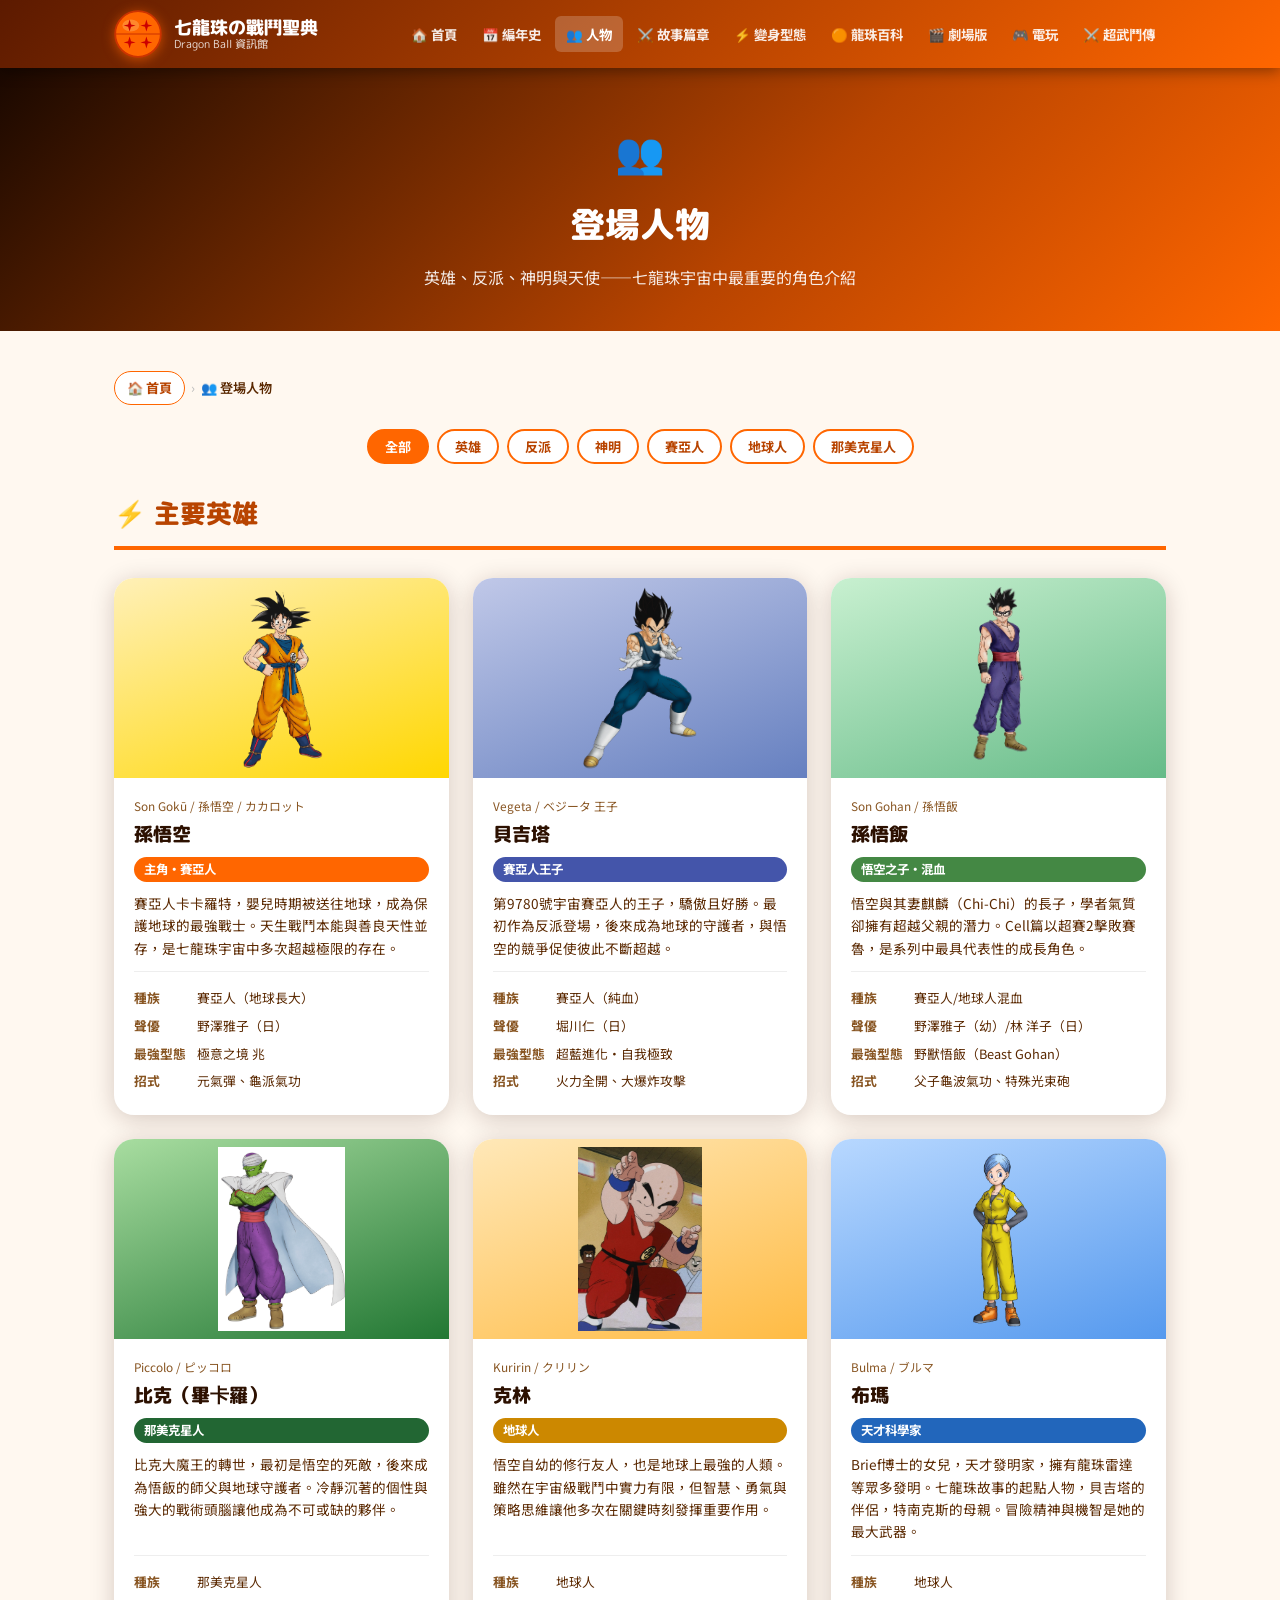
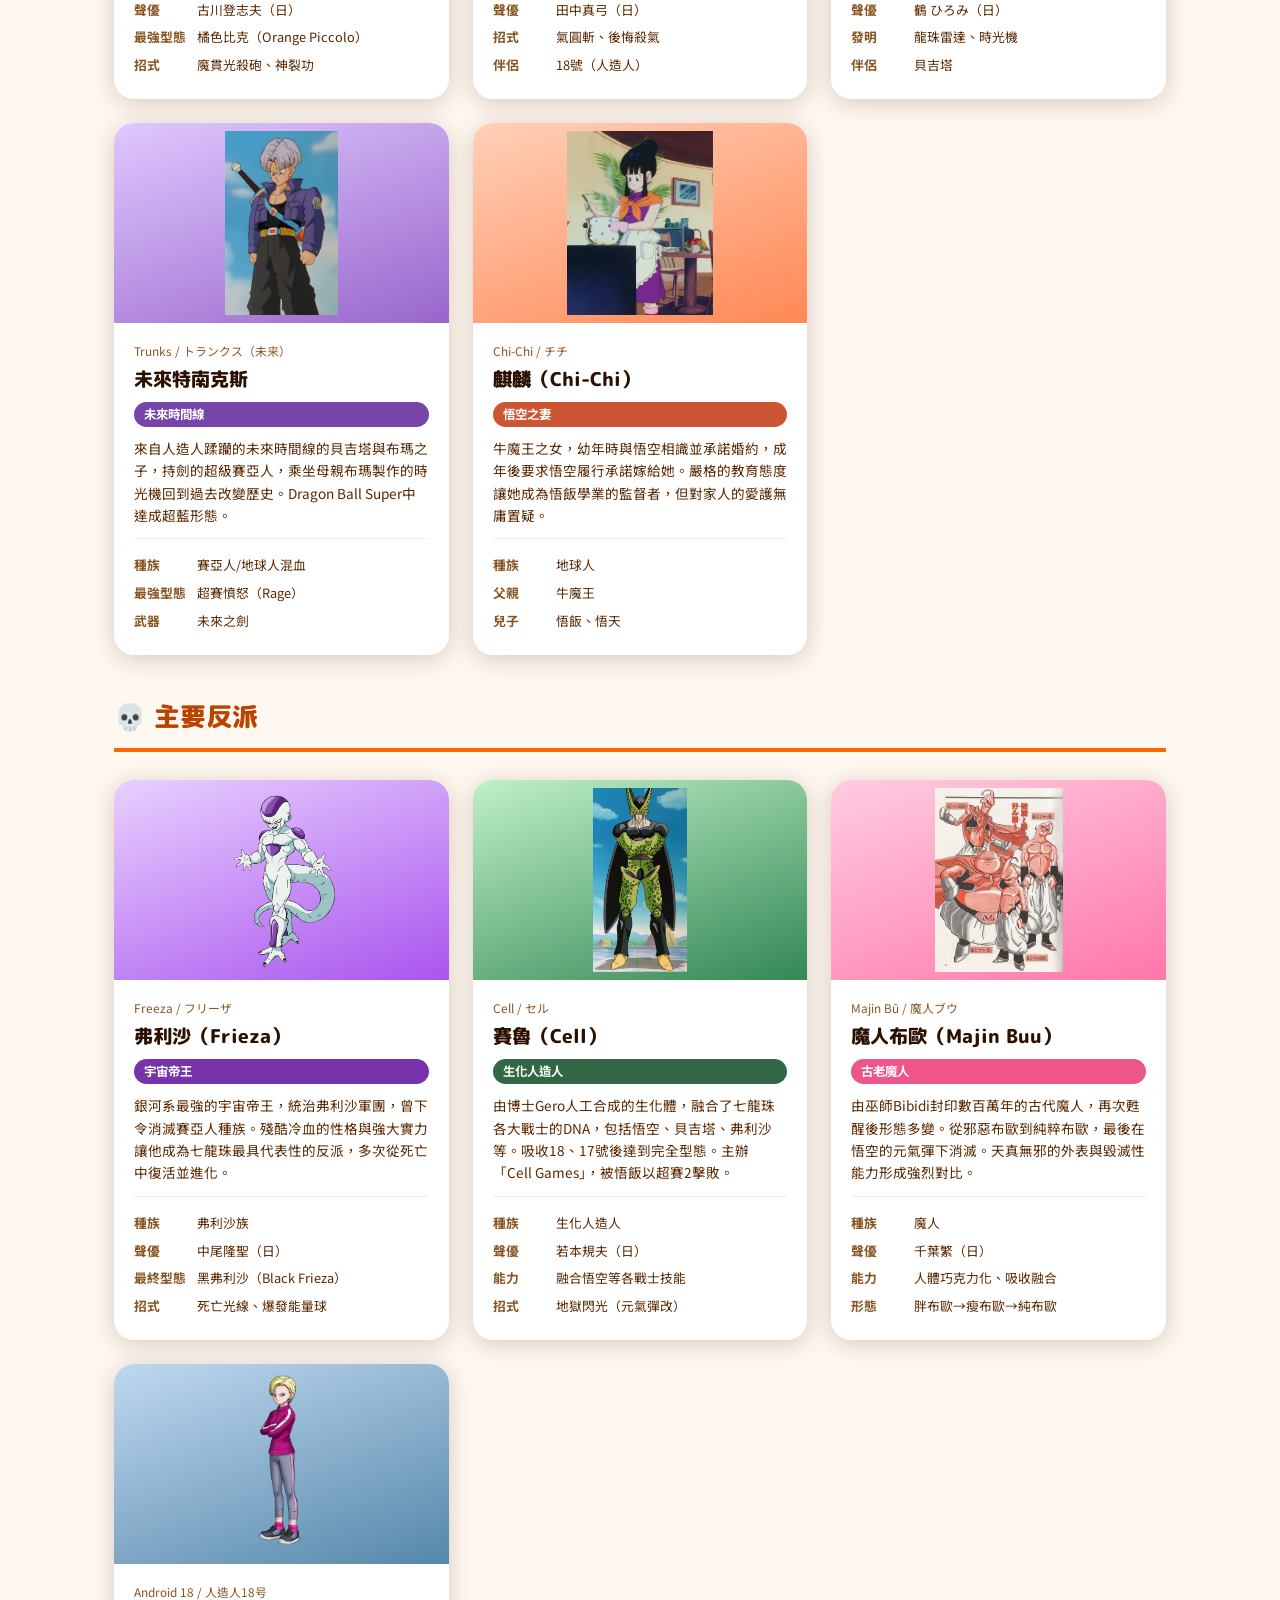
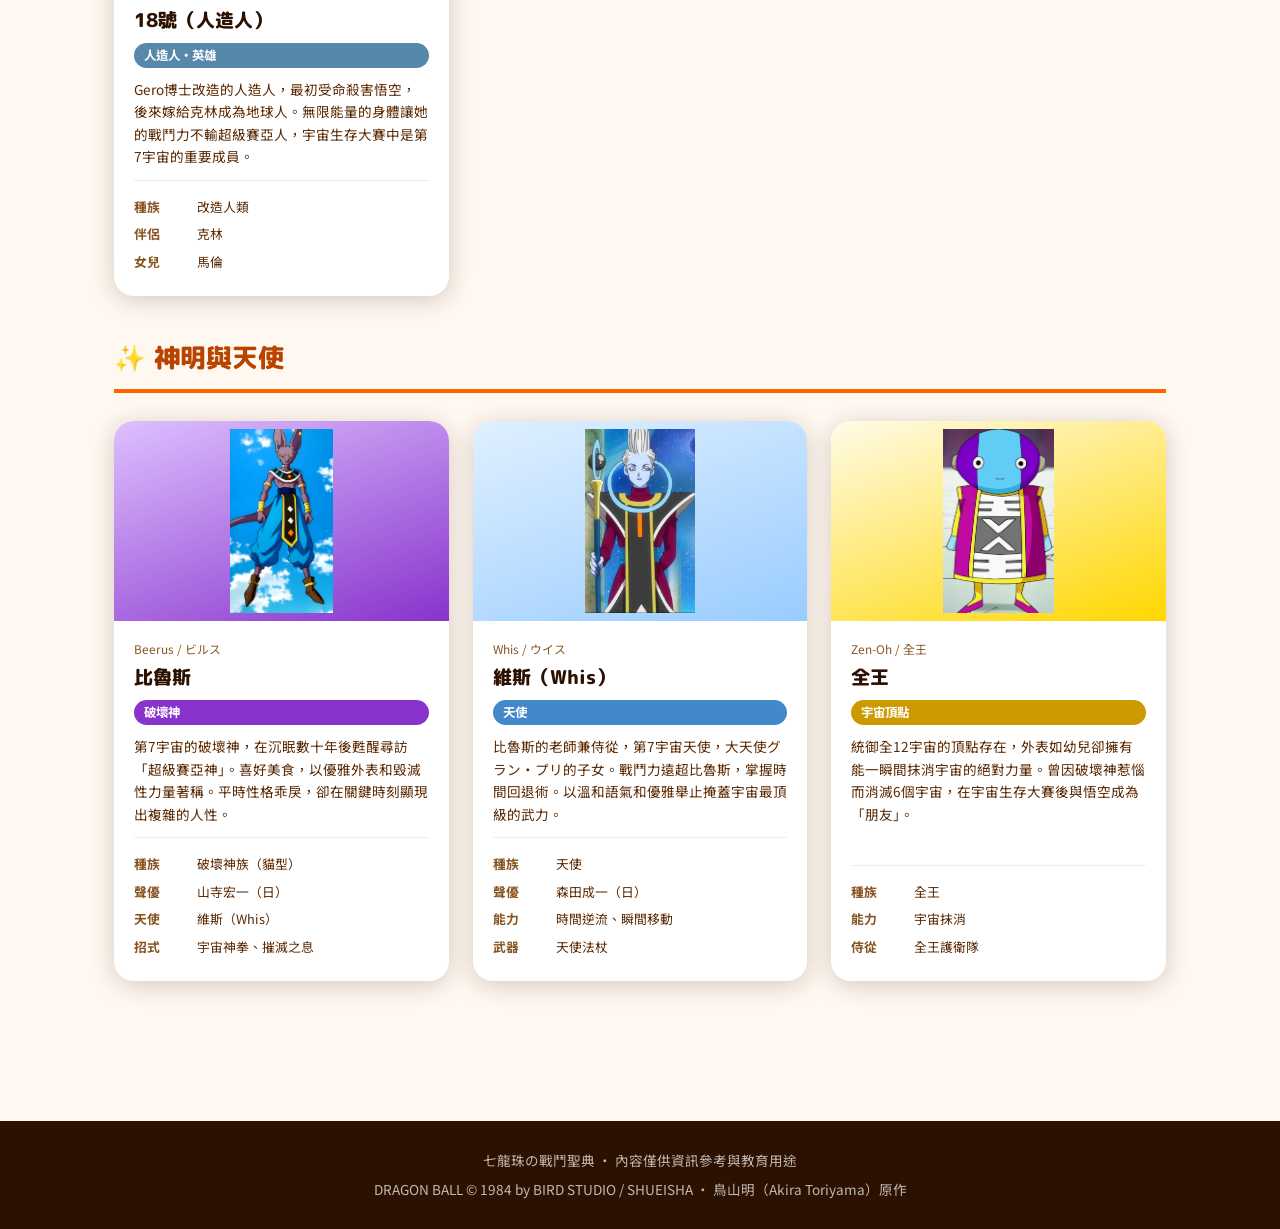
<file: characters.html>
﻿<!DOCTYPE html>
<html lang="zh-TW">
<head>
<meta charset="UTF-8">
<link rel="icon" type="image/svg+xml" href="favicon.svg">
<meta name="viewport" content="width=device-width, initial-scale=1.0">
<title>登場人物 · 七龍珠の戰鬥聖典</title>
<link rel="stylesheet" href="css/style.css">
<style>
  .filter-bar {
    display:flex;gap:8px;flex-wrap:wrap;margin-bottom:28px;justify-content:center;
  }
  .filter-btn {
    padding:6px 16px;border-radius:20px;border:2px solid var(--orange);
    background:white;color:var(--orange-dark);cursor:pointer;font-weight:700;
    font-size:0.82rem;font-family:inherit;transition:all 0.2s;
  }
  .filter-btn:hover,.filter-btn.active { background:var(--orange);color:white; }

  .char-img-wrap img {
    display:block;
    width:100%;
    height:100%;
    object-fit:contain;
    padding:8px;
  }
  .char-avatar-emoji { display:none; }
</style>
</head>
<body>

<header class="site-header">
  <div class="header-inner">
    <a href="index.html" class="site-logo">
      <div class="logo-icon"></div>
      <div class="logo-text">七龍珠の戰鬥聖典<div class="logo-sub">Dragon Ball 資訊館</div></div>
    </a>
    <nav class="site-nav">
      <a href="index.html">🏠 首頁</a>
      <a href="chronicle.html">📅 編年史</a>
      <a href="characters.html" class="active">👥 人物</a>
      <a href="saga.html">⚔️ 故事篇章</a>
      <a href="transformations.html">⚡ 變身型態</a>
      <a href="dragonballs.html">🟠 龍珠百科</a>
      <a href="movies.html">🎬 劇場版</a>
      <a href="games.html">🎮 電玩</a>
      <a href="butoden.html">⚔️ 超武鬥傳</a>
    </nav>
  </div>
</header>

<div class="page-hero" style="background:linear-gradient(135deg,#1a0800,#B84400 60%,#FF6600);">
  <div style="font-size:2.5rem;margin-bottom:10px">👥</div>
  <h1>登場人物</h1>
  <p>英雄、反派、神明與天使——七龍珠宇宙中最重要的角色介紹</p>
</div>

<div class="content-wrap">
  <div class="breadcrumb">
    <a href="index.html">🏠 首頁</a>
    <span class="breadcrumb-sep">›</span>
    <span class="breadcrumb-cur">👥 登場人物</span>
  </div>

  <div class="filter-bar">
    <button class="filter-btn active" onclick="filterChar('all',this)">全部</button>
    <button class="filter-btn" onclick="filterChar('hero',this)">英雄</button>
    <button class="filter-btn" onclick="filterChar('villain',this)">反派</button>
    <button class="filter-btn" onclick="filterChar('god',this)">神明</button>
    <button class="filter-btn" onclick="filterChar('saiyan',this)">賽亞人</button>
    <button class="filter-btn" onclick="filterChar('human',this)">地球人</button>
    <button class="filter-btn" onclick="filterChar('namek',this)">那美克星人</button>
  </div>

  <!-- ── MAIN HEROES ── -->
  <h2 class="section-title">⚡ 主要英雄</h2>
  <div class="char-grid">

    <div class="char-card" data-type="hero saiyan">
      <div class="char-img-wrap bg-goku">
        <img src="images/characters/goku.png" alt="孫悟空">
      </div>
      <div class="char-body">
        <div class="char-name-jp">Son Gokū / 孫悟空 / カカロット</div>
        <h3>孫悟空</h3>
        <span class="char-role" style="background:var(--orange)">主角・賽亞人</span>
        <p class="char-desc">賽亞人卡卡羅特，嬰兒時期被送往地球，成為保護地球的最強戰士。天生戰鬥本能與善良天性並存，是七龍珠宇宙中多次超越極限的存在。</p>
        <div class="char-facts">
          <div class="char-fact"><span class="char-fact-label">種族</span><span class="char-fact-val">賽亞人（地球長大）</span></div>
          <div class="char-fact"><span class="char-fact-label">聲優</span><span class="char-fact-val">野澤雅子（日）</span></div>
          <div class="char-fact"><span class="char-fact-label">最強型態</span><span class="char-fact-val">極意之境 兆</span></div>
          <div class="char-fact"><span class="char-fact-label">招式</span><span class="char-fact-val">元氣彈、龜派氣功</span></div>
        </div>
      </div>
    </div>

    <div class="char-card" data-type="hero villain saiyan">
      <div class="char-img-wrap bg-vegeta">
        <img src="images/characters/vegeta.png" alt="貝吉塔">
      </div>
      <div class="char-body">
        <div class="char-name-jp">Vegeta / ベジータ 王子</div>
        <h3>貝吉塔</h3>
        <span class="char-role" style="background:#4455aa">賽亞人王子</span>
        <p class="char-desc">第9780號宇宙賽亞人的王子，驕傲且好勝。最初作為反派登場，後來成為地球的守護者，與悟空的競爭促使彼此不斷超越。</p>
        <div class="char-facts">
          <div class="char-fact"><span class="char-fact-label">種族</span><span class="char-fact-val">賽亞人（純血）</span></div>
          <div class="char-fact"><span class="char-fact-label">聲優</span><span class="char-fact-val">堀川仁（日）</span></div>
          <div class="char-fact"><span class="char-fact-label">最強型態</span><span class="char-fact-val">超藍進化・自我極致</span></div>
          <div class="char-fact"><span class="char-fact-label">招式</span><span class="char-fact-val">火力全開、大爆炸攻擊</span></div>
        </div>
      </div>
    </div>

    <div class="char-card" data-type="hero saiyan">
      <div class="char-img-wrap bg-gohan">
        <img src="images/characters/gohan.png" alt="孫悟飯">
      </div>
      <div class="char-body">
        <div class="char-name-jp">Son Gohan / 孫悟飯</div>
        <h3>孫悟飯</h3>
        <span class="char-role" style="background:#448844">悟空之子・混血</span>
        <p class="char-desc">悟空與其妻麒麟（Chi-Chi）的長子，學者氣質卻擁有超越父親的潛力。Cell篇以超賽2擊敗賽魯，是系列中最具代表性的成長角色。</p>
        <div class="char-facts">
          <div class="char-fact"><span class="char-fact-label">種族</span><span class="char-fact-val">賽亞人/地球人混血</span></div>
          <div class="char-fact"><span class="char-fact-label">聲優</span><span class="char-fact-val">野澤雅子（幼）/林 洋子（日）</span></div>
          <div class="char-fact"><span class="char-fact-label">最強型態</span><span class="char-fact-val">野獸悟飯（Beast Gohan）</span></div>
          <div class="char-fact"><span class="char-fact-label">招式</span><span class="char-fact-val">父子龜波氣功、特殊光束砲</span></div>
        </div>
      </div>
    </div>

    <div class="char-card" data-type="hero namek">
      <div class="char-img-wrap bg-piccolo">
        <img src="images/characters/piccolo.png" alt="比克">
      </div>
      <div class="char-body">
        <div class="char-name-jp">Piccolo / ピッコロ</div>
        <h3>比克（畢卡羅）</h3>
        <span class="char-role" style="background:#226633">那美克星人</span>
        <p class="char-desc">比克大魔王的轉世，最初是悟空的死敵，後來成為悟飯的師父與地球守護者。冷靜沉著的個性與強大的戰術頭腦讓他成為不可或缺的夥伴。</p>
        <div class="char-facts">
          <div class="char-fact"><span class="char-fact-label">種族</span><span class="char-fact-val">那美克星人</span></div>
          <div class="char-fact"><span class="char-fact-label">聲優</span><span class="char-fact-val">古川登志夫（日）</span></div>
          <div class="char-fact"><span class="char-fact-label">最強型態</span><span class="char-fact-val">橘色比克（Orange Piccolo）</span></div>
          <div class="char-fact"><span class="char-fact-label">招式</span><span class="char-fact-val">魔貫光殺砲、神裂功</span></div>
        </div>
      </div>
    </div>

    <div class="char-card" data-type="hero human">
      <div class="char-img-wrap bg-krillin">
        <img src="images/characters/krillin.png" alt="克林">
      </div>
      <div class="char-body">
        <div class="char-name-jp">Kuririn / クリリン</div>
        <h3>克林</h3>
        <span class="char-role" style="background:#cc8800">地球人</span>
        <p class="char-desc">悟空自幼的修行友人，也是地球上最強的人類。雖然在宇宙級戰鬥中實力有限，但智慧、勇氣與策略思維讓他多次在關鍵時刻發揮重要作用。</p>
        <div class="char-facts">
          <div class="char-fact"><span class="char-fact-label">種族</span><span class="char-fact-val">地球人</span></div>
          <div class="char-fact"><span class="char-fact-label">聲優</span><span class="char-fact-val">田中真弓（日）</span></div>
          <div class="char-fact"><span class="char-fact-label">招式</span><span class="char-fact-val">氣圓斬、後悔殺氣</span></div>
          <div class="char-fact"><span class="char-fact-label">伴侶</span><span class="char-fact-val">18號（人造人）</span></div>
        </div>
      </div>
    </div>

    <div class="char-card" data-type="hero human">
      <div class="char-img-wrap bg-bulma">
        <img src="images/characters/bulma.png" alt="布瑪">
      </div>
      <div class="char-body">
        <div class="char-name-jp">Bulma / ブルマ</div>
        <h3>布瑪</h3>
        <span class="char-role" style="background:#2266bb">天才科學家</span>
        <p class="char-desc">Brief博士的女兒，天才發明家，擁有龍珠雷達等眾多發明。七龍珠故事的起點人物，貝吉塔的伴侶，特南克斯的母親。冒險精神與機智是她的最大武器。</p>
        <div class="char-facts">
          <div class="char-fact"><span class="char-fact-label">種族</span><span class="char-fact-val">地球人</span></div>
          <div class="char-fact"><span class="char-fact-label">聲優</span><span class="char-fact-val">鶴 ひろみ（日）</span></div>
          <div class="char-fact"><span class="char-fact-label">發明</span><span class="char-fact-val">龍珠雷達、時光機</span></div>
          <div class="char-fact"><span class="char-fact-label">伴侶</span><span class="char-fact-val">貝吉塔</span></div>
        </div>
      </div>
    </div>

    <div class="char-card" data-type="hero saiyan">
      <div class="char-img-wrap bg-trunks">
        <img src="images/characters/trunks.png" alt="未來特南克斯">
      </div>
      <div class="char-body">
        <div class="char-name-jp">Trunks / トランクス（未来）</div>
        <h3>未來特南克斯</h3>
        <span class="char-role" style="background:#7744aa">未來時間線</span>
        <p class="char-desc">來自人造人蹂躪的未來時間線的貝吉塔與布瑪之子，持劍的超級賽亞人，乘坐母親布瑪製作的時光機回到過去改變歷史。Dragon Ball Super中達成超藍形態。</p>
        <div class="char-facts">
          <div class="char-fact"><span class="char-fact-label">種族</span><span class="char-fact-val">賽亞人/地球人混血</span></div>
          <div class="char-fact"><span class="char-fact-label">最強型態</span><span class="char-fact-val">超賽憤怒（Rage）</span></div>
          <div class="char-fact"><span class="char-fact-label">武器</span><span class="char-fact-val">未來之劍</span></div>
        </div>
      </div>
    </div>

    <div class="char-card" data-type="hero human">
      <div class="char-img-wrap bg-chichi">
        <img src="images/characters/chichi.png" alt="麒麟">
      </div>
      <div class="char-body">
        <div class="char-name-jp">Chi-Chi / チチ</div>
        <h3>麒麟（Chi-Chi）</h3>
        <span class="char-role" style="background:#cc5533">悟空之妻</span>
        <p class="char-desc">牛魔王之女，幼年時與悟空相識並承諾婚約，成年後要求悟空履行承諾嫁給她。嚴格的教育態度讓她成為悟飯學業的監督者，但對家人的愛護無庸置疑。</p>
        <div class="char-facts">
          <div class="char-fact"><span class="char-fact-label">種族</span><span class="char-fact-val">地球人</span></div>
          <div class="char-fact"><span class="char-fact-label">父親</span><span class="char-fact-val">牛魔王</span></div>
          <div class="char-fact"><span class="char-fact-label">兒子</span><span class="char-fact-val">悟飯、悟天</span></div>
        </div>
      </div>
    </div>

  </div>

  <!-- ── VILLAINS ── -->
  <h2 class="section-title">💀 主要反派</h2>
  <div class="char-grid">

    <div class="char-card" data-type="villain">
      <div class="char-img-wrap bg-frieza">
        <img src="images/characters/frieza.png" alt="弗利沙">
      </div>
      <div class="char-body">
        <div class="char-name-jp">Freeza / フリーザ</div>
        <h3>弗利沙（Frieza）</h3>
        <span class="char-role" style="background:#7733aa">宇宙帝王</span>
        <p class="char-desc">銀河系最強的宇宙帝王，統治弗利沙軍團，曾下令消滅賽亞人種族。殘酷冷血的性格與強大實力讓他成為七龍珠最具代表性的反派，多次從死亡中復活並進化。</p>
        <div class="char-facts">
          <div class="char-fact"><span class="char-fact-label">種族</span><span class="char-fact-val">弗利沙族</span></div>
          <div class="char-fact"><span class="char-fact-label">聲優</span><span class="char-fact-val">中尾隆聖（日）</span></div>
          <div class="char-fact"><span class="char-fact-label">最終型態</span><span class="char-fact-val">黑弗利沙（Black Frieza）</span></div>
          <div class="char-fact"><span class="char-fact-label">招式</span><span class="char-fact-val">死亡光線、爆發能量球</span></div>
        </div>
      </div>
    </div>

    <div class="char-card" data-type="villain">
      <div class="char-img-wrap bg-cell">
        <img src="images/characters/cell.png" alt="賽魯">
      </div>
      <div class="char-body">
        <div class="char-name-jp">Cell / セル</div>
        <h3>賽魯（Cell）</h3>
        <span class="char-role" style="background:#336644">生化人造人</span>
        <p class="char-desc">由博士Gero人工合成的生化體，融合了七龍珠各大戰士的DNA，包括悟空、貝吉塔、弗利沙等。吸收18、17號後達到完全型態。主辦「Cell Games」，被悟飯以超賽2擊敗。</p>
        <div class="char-facts">
          <div class="char-fact"><span class="char-fact-label">種族</span><span class="char-fact-val">生化人造人</span></div>
          <div class="char-fact"><span class="char-fact-label">聲優</span><span class="char-fact-val">若本規夫（日）</span></div>
          <div class="char-fact"><span class="char-fact-label">能力</span><span class="char-fact-val">融合悟空等各戰士技能</span></div>
          <div class="char-fact"><span class="char-fact-label">招式</span><span class="char-fact-val">地獄閃光（元氣彈改）</span></div>
        </div>
      </div>
    </div>

    <div class="char-card" data-type="villain">
      <div class="char-img-wrap bg-buu">
        <img src="images/characters/majin_buu.jpg" alt="魔人布歐">
      </div>
      <div class="char-body">
        <div class="char-name-jp">Majin Bū / 魔人ブウ</div>
        <h3>魔人布歐（Majin Buu）</h3>
        <span class="char-role" style="background:#ee5588">古老魔人</span>
        <p class="char-desc">由巫師Bibidi封印數百萬年的古代魔人，再次甦醒後形態多變。從邪惡布歐到純粹布歐，最後在悟空的元氣彈下消滅。天真無邪的外表與毀滅性能力形成強烈對比。</p>
        <div class="char-facts">
          <div class="char-fact"><span class="char-fact-label">種族</span><span class="char-fact-val">魔人</span></div>
          <div class="char-fact"><span class="char-fact-label">聲優</span><span class="char-fact-val">千葉繁（日）</span></div>
          <div class="char-fact"><span class="char-fact-label">能力</span><span class="char-fact-val">人體巧克力化、吸收融合</span></div>
          <div class="char-fact"><span class="char-fact-label">形態</span><span class="char-fact-val">胖布歐→瘦布歐→純布歐</span></div>
        </div>
      </div>
    </div>

    <div class="char-card" data-type="villain hero">
      <div class="char-img-wrap bg-android" style="background:linear-gradient(160deg,#c0d8f0,#5588aa);">
        <img src="images/characters/android18.png" alt="18號">
      </div>
      <div class="char-body">
        <div class="char-name-jp">Android 18 / 人造人18号</div>
        <h3>18號（人造人）</h3>
        <span class="char-role" style="background:#5588aa">人造人・英雄</span>
        <p class="char-desc">Gero博士改造的人造人，最初受命殺害悟空，後來嫁給克林成為地球人。無限能量的身體讓她的戰鬥力不輸超級賽亞人，宇宙生存大賽中是第7宇宙的重要成員。</p>
        <div class="char-facts">
          <div class="char-fact"><span class="char-fact-label">種族</span><span class="char-fact-val">改造人類</span></div>
          <div class="char-fact"><span class="char-fact-label">伴侶</span><span class="char-fact-val">克林</span></div>
          <div class="char-fact"><span class="char-fact-label">女兒</span><span class="char-fact-val">馬倫</span></div>
        </div>
      </div>
    </div>

  </div>

  <!-- ── GODS ── -->
  <h2 class="section-title">✨ 神明與天使</h2>
  <div class="char-grid">

    <div class="char-card" data-type="god">
      <div class="char-img-wrap bg-beerus">
        <img src="images/characters/beerus.jpg" alt="比魯斯">
      </div>
      <div class="char-body">
        <div class="char-name-jp">Beerus / ビルス</div>
        <h3>比魯斯</h3>
        <span class="char-role" style="background:#8833cc">破壞神</span>
        <p class="char-desc">第7宇宙的破壞神，在沉眠數十年後甦醒尋訪「超級賽亞神」。喜好美食，以優雅外表和毀滅性力量著稱。平時性格乖戾，卻在關鍵時刻顯現出複雜的人性。</p>
        <div class="char-facts">
          <div class="char-fact"><span class="char-fact-label">種族</span><span class="char-fact-val">破壞神族（貓型）</span></div>
          <div class="char-fact"><span class="char-fact-label">聲優</span><span class="char-fact-val">山寺宏一（日）</span></div>
          <div class="char-fact"><span class="char-fact-label">天使</span><span class="char-fact-val">維斯（Whis）</span></div>
          <div class="char-fact"><span class="char-fact-label">招式</span><span class="char-fact-val">宇宙神拳、摧滅之息</span></div>
        </div>
      </div>
    </div>

    <div class="char-card" data-type="god">
      <div class="char-img-wrap bg-whis">
        <img src="images/characters/whis.png" alt="維斯">
      </div>
      <div class="char-body">
        <div class="char-name-jp">Whis / ウイス</div>
        <h3>維斯（Whis）</h3>
        <span class="char-role" style="background:#4488cc">天使</span>
        <p class="char-desc">比魯斯的老師兼侍從，第7宇宙天使，大天使グラン・プリ的子女。戰鬥力遠超比魯斯，掌握時間回退術。以溫和語氣和優雅舉止掩蓋宇宙最頂級的武力。</p>
        <div class="char-facts">
          <div class="char-fact"><span class="char-fact-label">種族</span><span class="char-fact-val">天使</span></div>
          <div class="char-fact"><span class="char-fact-label">聲優</span><span class="char-fact-val">森田成一（日）</span></div>
          <div class="char-fact"><span class="char-fact-label">能力</span><span class="char-fact-val">時間逆流、瞬間移動</span></div>
          <div class="char-fact"><span class="char-fact-label">武器</span><span class="char-fact-val">天使法杖</span></div>
        </div>
      </div>
    </div>

    <div class="char-card" data-type="god">
      <div class="char-img-wrap" style="background:linear-gradient(160deg,#fffbe8,#FFD700);">
        <img src="images/characters/zeno.png" alt="全王">
      </div>
      <div class="char-body">
        <div class="char-name-jp">Zen-Oh / 全王</div>
        <h3>全王</h3>
        <span class="char-role" style="background:#cc9900">宇宙頂點</span>
        <p class="char-desc">統御全12宇宙的頂點存在，外表如幼兒卻擁有能一瞬間抹消宇宙的絕對力量。曾因破壞神惹惱而消滅6個宇宙，在宇宙生存大賽後與悟空成為「朋友」。</p>
        <div class="char-facts">
          <div class="char-fact"><span class="char-fact-label">種族</span><span class="char-fact-val">全王</span></div>
          <div class="char-fact"><span class="char-fact-label">能力</span><span class="char-fact-val">宇宙抹消</span></div>
          <div class="char-fact"><span class="char-fact-label">侍從</span><span class="char-fact-val">全王護衛隊</span></div>
        </div>
      </div>
    </div>

  </div>

</div><!-- end content-wrap -->

<footer>
  <p>七龍珠の戰鬥聖典 · 內容僅供資訊參考與教育用途</p>
  <p style="margin-top:6px">DRAGON BALL © 1984 by BIRD STUDIO / SHUEISHA · 鳥山明（Akira Toriyama）原作</p>
</footer>

<script>
function filterChar(type, btn) {
  document.querySelectorAll('.filter-btn').forEach(b => b.classList.remove('active'));
  btn.classList.add('active');
  document.querySelectorAll('.char-card').forEach(card => {
    if (type === 'all') {
      card.style.display = '';
    } else {
      const t = card.getAttribute('data-type') || '';
      card.style.display = t.includes(type) ? '' : 'none';
    }
  });
}
</script>
</body>
</html>
</file>
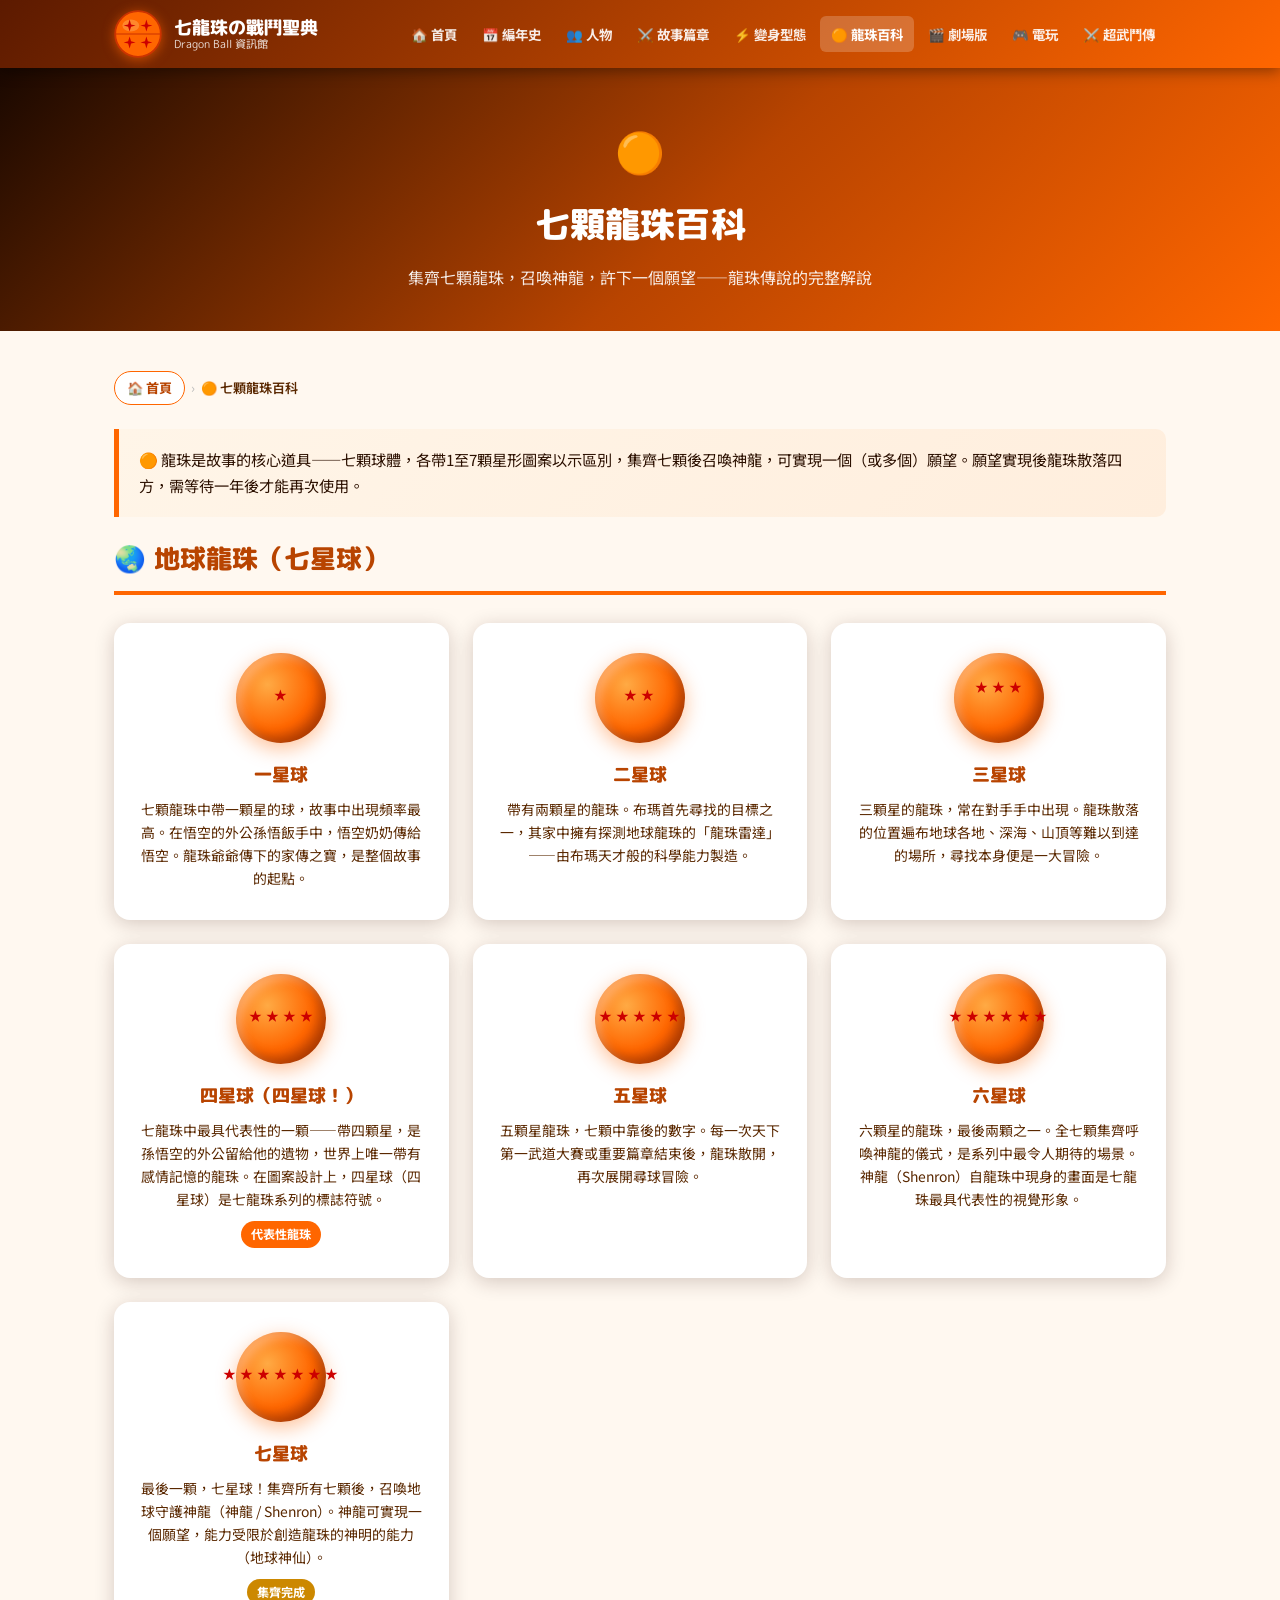
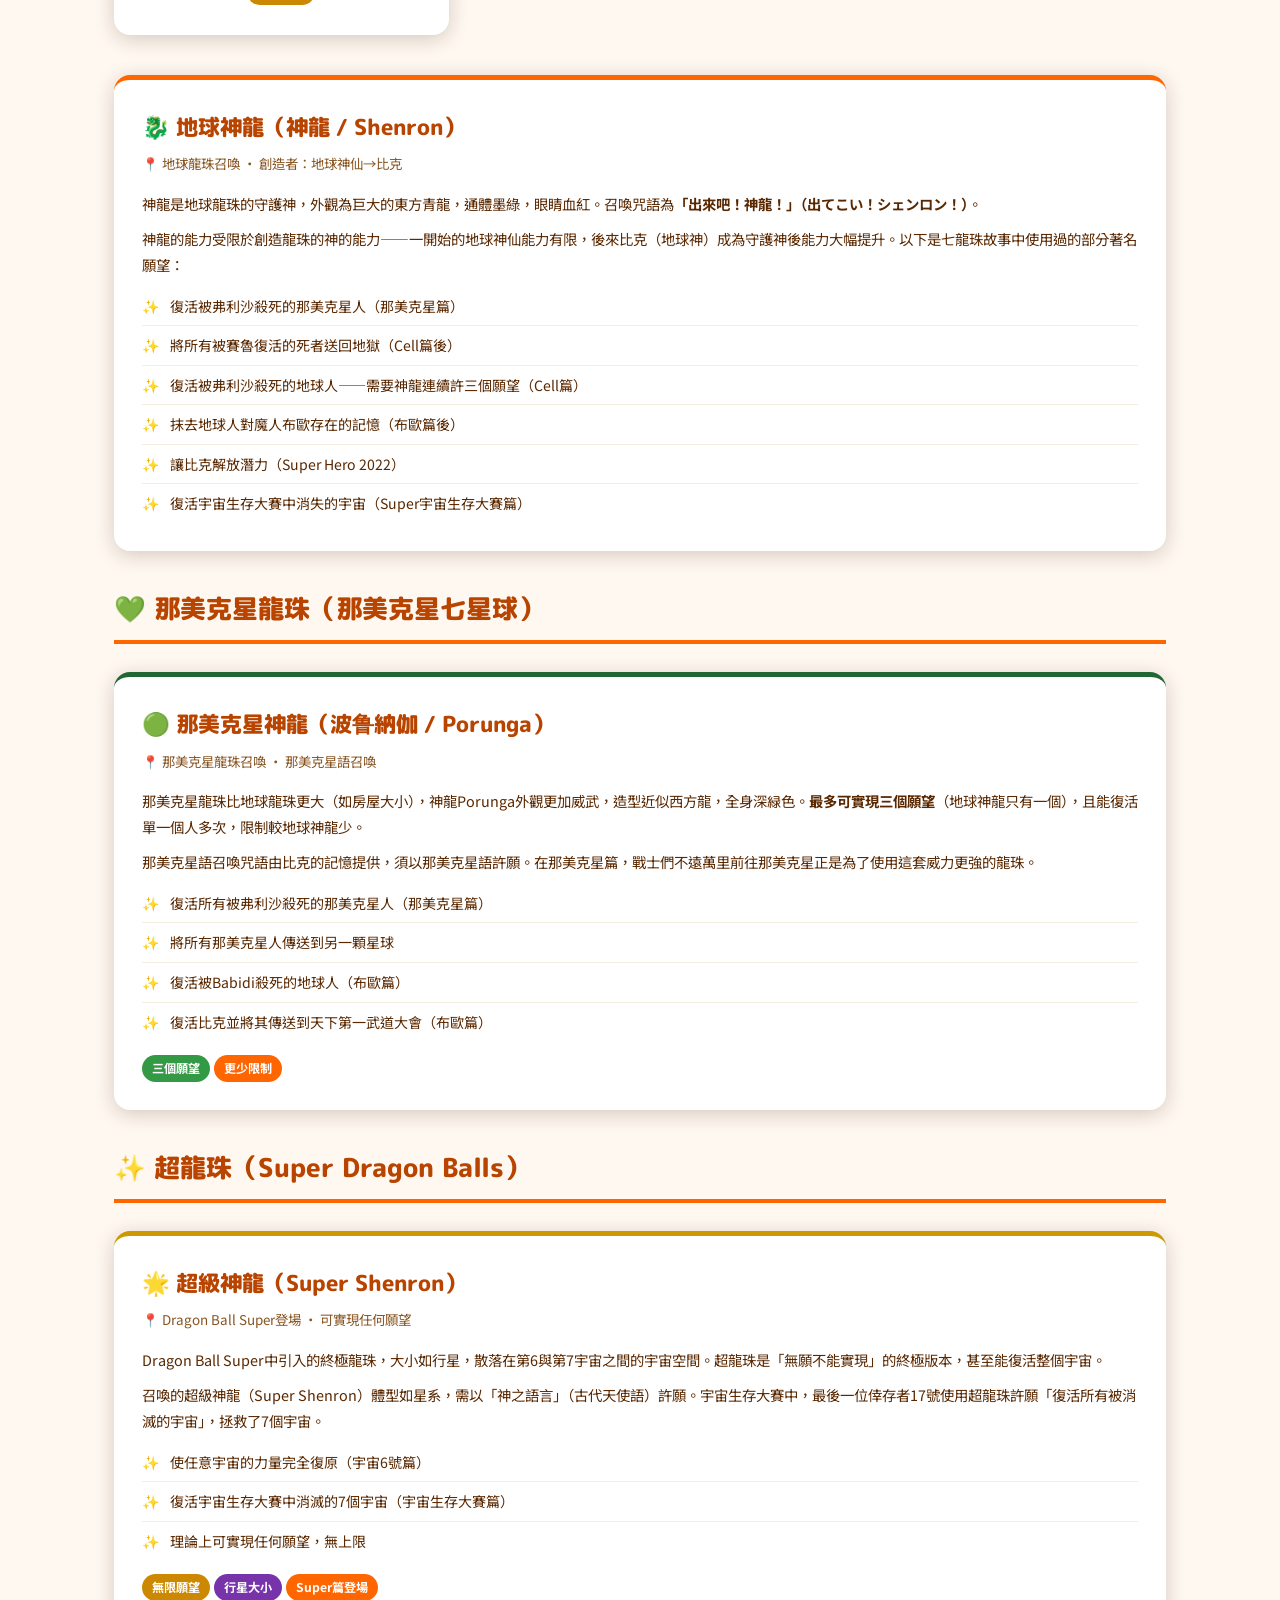
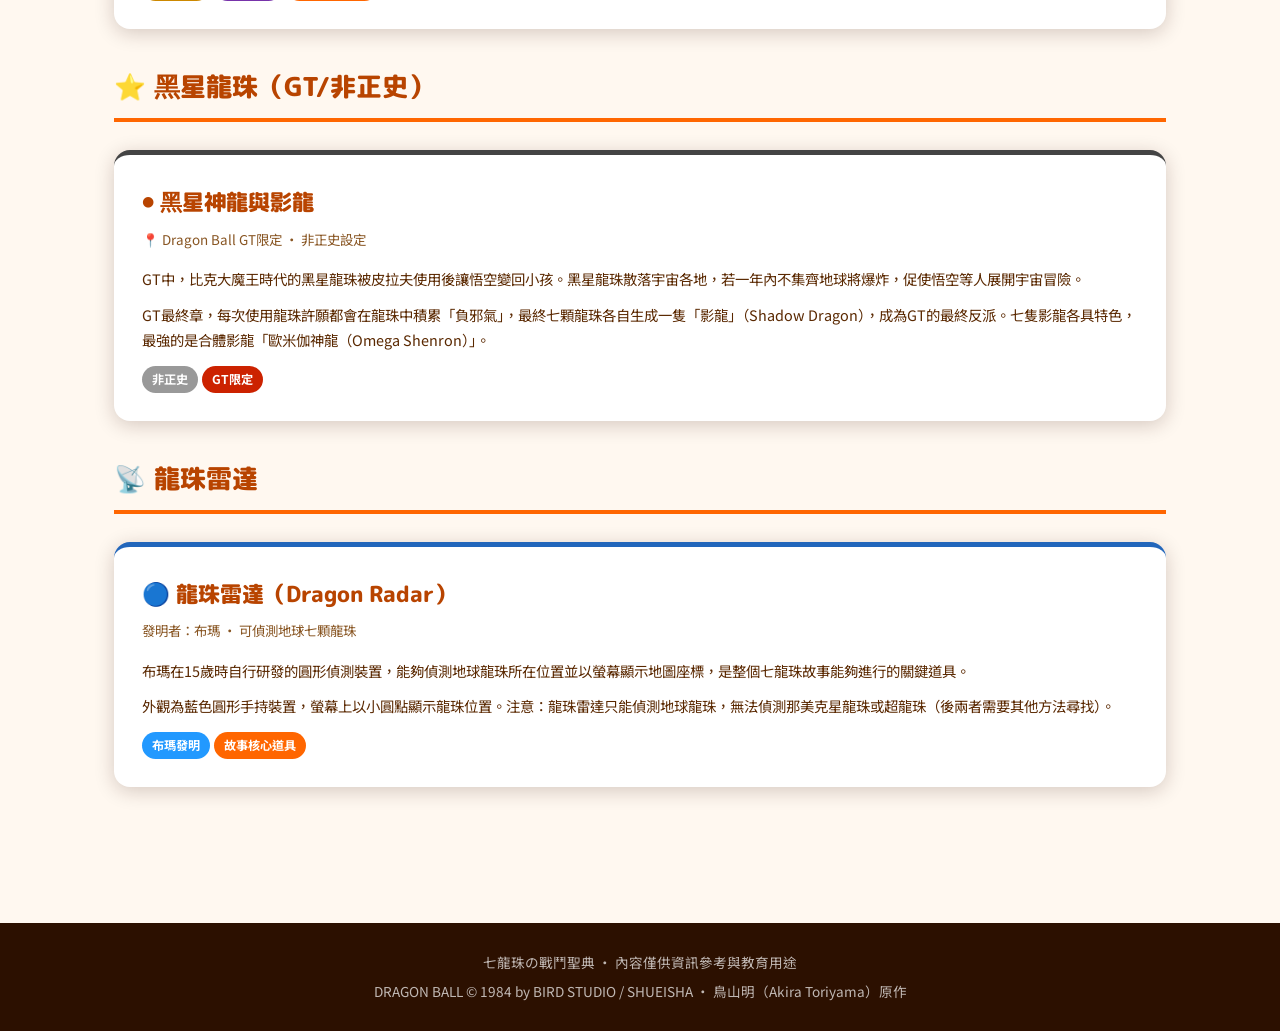
<file: dragonballs.html>
<!DOCTYPE html>
<html lang="zh-TW">
<head>
<meta charset="UTF-8">
<link rel="icon" type="image/svg+xml" href="favicon.svg">
<meta name="viewport" content="width=device-width, initial-scale=1.0">
<title>七顆龍珠百科 · 七龍珠の戰鬥聖典</title>
<link rel="stylesheet" href="css/style.css">
<style>
  @keyframes db-float {
    0%,100% { transform:translateY(0) rotate(0deg); }
    33%  { transform:translateY(-8px) rotate(3deg); }
    66%  { transform:translateY(-4px) rotate(-2deg); }
  }
  @keyframes db-glow {
    0%,100% { box-shadow:0 6px 20px rgba(255,102,0,0.4),inset -6px -6px 12px rgba(0,0,0,0.25); }
    50% { box-shadow:0 6px 36px rgba(255,180,0,0.7),inset -6px -6px 12px rgba(0,0,0,0.25); }
  }
  .db-ball {
    animation: db-float 3.5s ease-in-out infinite, db-glow 2s ease-in-out infinite;
  }
  .db-card:nth-child(2) .db-ball { animation-delay:0.5s; }
  .db-card:nth-child(3) .db-ball { animation-delay:1s; }
  .db-card:nth-child(4) .db-ball { animation-delay:1.5s; }
  .db-card:nth-child(5) .db-ball { animation-delay:2s; }
  .db-card:nth-child(6) .db-ball { animation-delay:2.5s; }
  .db-card:nth-child(7) .db-ball { animation-delay:3s; }

  .dragon-section {
    background:white;border-radius:16px;
    box-shadow:0 4px 20px var(--shadow);
    padding:28px;margin-bottom:36px;
    border-top:5px solid var(--orange);
  }
  .dragon-section h2 {
    font-family:'M PLUS Rounded 1c',sans-serif;
    font-size:1.4rem;font-weight:800;color:var(--orange-dark);
    margin-bottom:6px;
  }
  .dragon-meta { font-size:0.84rem;color:var(--text-light);margin-bottom:16px; }
  .dragon-section p { font-size:0.9rem;color:var(--text-mid);line-height:1.75;margin-bottom:10px; }

  .wish-list { list-style:none;padding:0; }
  .wish-list li {
    padding:8px 0 8px 28px;
    border-bottom:1px solid #f5ede0;
    font-size:0.88rem;color:var(--text-mid);
    position:relative;line-height:1.6;
  }
  .wish-list li::before {
    content:'✨';position:absolute;left:0;
  }
  .wish-list li:last-child { border-bottom:none; }

  .ball-stars {
    display:flex;gap:3px;justify-content:center;margin-bottom:6px;
    font-size:0.55rem;letter-spacing:1px;
  }
  .ball-star { color:#CC0000;font-size:0.8rem; }
</style>
</head>
<body>

<header class="site-header">
  <div class="header-inner">
    <a href="index.html" class="site-logo">
      <div class="logo-icon"></div>
      <div class="logo-text">七龍珠の戰鬥聖典<div class="logo-sub">Dragon Ball 資訊館</div></div>
    </a>
    <nav class="site-nav">
      <a href="index.html">🏠 首頁</a>
      <a href="chronicle.html">📅 編年史</a>
      <a href="characters.html">👥 人物</a>
      <a href="saga.html">⚔️ 故事篇章</a>
      <a href="transformations.html">⚡ 變身型態</a>
      <a href="dragonballs.html" class="active">🟠 龍珠百科</a>
      <a href="movies.html">🎬 劇場版</a>
      <a href="games.html">🎮 電玩</a>
      <a href="butoden.html">⚔️ 超武鬥傳</a>
    </nav>
  </div>
</header>

<div class="page-hero" style="background:linear-gradient(135deg,#1a0800,#B84400 55%,#FF6600);">
  <div style="font-size:2.5rem;margin-bottom:10px">🟠</div>
  <h1>七顆龍珠百科</h1>
  <p>集齊七顆龍珠，召喚神龍，許下一個願望——龍珠傳說的完整解說</p>
</div>

<div class="content-wrap">
  <div class="breadcrumb">
    <a href="index.html">🏠 首頁</a>
    <span class="breadcrumb-sep">›</span>
    <span class="breadcrumb-cur">🟠 七顆龍珠百科</span>
  </div>

  <div class="highlight-box">
    <p>🟠 龍珠是故事的核心道具——七顆球體，各帶1至7顆星形圖案以示區別，集齊七顆後召喚神龍，可實現一個（或多個）願望。願望實現後龍珠散落四方，需等待一年後才能再次使用。</p>
  </div>

  <!-- ── EARTH DRAGON BALLS ── -->
  <h2 class="section-title">🌏 地球龍珠（七星球）</h2>

  <div class="db-grid">
    <div class="db-card">
      <div class="db-ball">
        <div class="ball-stars"><span class="ball-star">★</span></div>
      </div>
      <h3>一星球</h3>
      <p>七顆龍珠中帶一顆星的球，故事中出現頻率最高。在悟空的外公孫悟飯手中，悟空奶奶傳給悟空。龍珠爺爺傳下的家傳之寶，是整個故事的起點。</p>
    </div>

    <div class="db-card">
      <div class="db-ball">
        <div class="ball-stars"><span class="ball-star">★</span><span class="ball-star">★</span></div>
      </div>
      <h3>二星球</h3>
      <p>帶有兩顆星的龍珠。布瑪首先尋找的目標之一，其家中擁有探測地球龍珠的「龍珠雷達」——由布瑪天才般的科學能力製造。</p>
    </div>

    <div class="db-card">
      <div class="db-ball">
        <div class="db-ball" style="animation:none;box-shadow:none;background:none;width:auto;height:auto;">
          <div class="ball-stars"><span class="ball-star">★</span><span class="ball-star">★</span><span class="ball-star">★</span></div>
        </div>
      </div>
      <h3>三星球</h3>
      <p>三顆星的龍珠，常在對手手中出現。龍珠散落的位置遍布地球各地、深海、山頂等難以到達的場所，尋找本身便是一大冒險。</p>
    </div>

    <div class="db-card">
      <div class="db-ball">
        <div class="ball-stars">
          <span class="ball-star">★</span><span class="ball-star">★</span>
          <span class="ball-star">★</span><span class="ball-star">★</span>
        </div>
      </div>
      <h3>四星球（四星球！）</h3>
      <p>七龍珠中最具代表性的一顆——帶四顆星，是孫悟空的外公留給他的遺物，世界上唯一帶有感情記憶的龍珠。在圖案設計上，四星球（四星球）是七龍珠系列的標誌符號。</p>
      <div style="margin-top:8px"><span class="badge badge-orange">代表性龍珠</span></div>
    </div>

    <div class="db-card">
      <div class="db-ball">
        <div class="ball-stars">
          <span class="ball-star">★</span><span class="ball-star">★</span><span class="ball-star">★</span>
          <span class="ball-star">★</span><span class="ball-star">★</span>
        </div>
      </div>
      <h3>五星球</h3>
      <p>五顆星龍珠，七顆中靠後的數字。每一次天下第一武道大賽或重要篇章結束後，龍珠散開，再次展開尋球冒險。</p>
    </div>

    <div class="db-card">
      <div class="db-ball">
        <div class="ball-stars">
          <span class="ball-star">★</span><span class="ball-star">★</span><span class="ball-star">★</span>
          <span class="ball-star">★</span><span class="ball-star">★</span><span class="ball-star">★</span>
        </div>
      </div>
      <h3>六星球</h3>
      <p>六顆星的龍珠，最後兩顆之一。全七顆集齊呼喚神龍的儀式，是系列中最令人期待的場景。神龍（Shenron）自龍珠中現身的畫面是七龍珠最具代表性的視覺形象。</p>
    </div>

    <div class="db-card">
      <div class="db-ball">
        <div class="ball-stars">
          <span class="ball-star">★</span><span class="ball-star">★</span><span class="ball-star">★</span>
          <span class="ball-star">★</span><span class="ball-star">★</span><span class="ball-star">★</span>
          <span class="ball-star">★</span>
        </div>
      </div>
      <h3>七星球</h3>
      <p>最後一顆，七星球！集齊所有七顆後，召喚地球守護神龍（神龍 / Shenron）。神龍可實現一個願望，能力受限於創造龍珠的神明的能力（地球神仙）。</p>
      <div style="margin-top:8px"><span class="badge badge-gold">集齊完成</span></div>
    </div>
  </div>

  <!-- ── SHENRON / WISHES ── -->
  <div class="dragon-section">
    <h2>🐉 地球神龍（神龍 / Shenron）</h2>
    <div class="dragon-meta">📍 地球龍珠召喚 · 創造者：地球神仙→比克</div>
    <p>神龍是地球龍珠的守護神，外觀為巨大的東方青龍，通體墨綠，眼睛血紅。召喚咒語為<strong>「出來吧！神龍！」（出てこい！シェンロン！）</strong>。</p>
    <p>神龍的能力受限於創造龍珠的神的能力——一開始的地球神仙能力有限，後來比克（地球神）成為守護神後能力大幅提升。以下是七龍珠故事中使用過的部分著名願望：</p>
    <ul class="wish-list">
      <li>復活被弗利沙殺死的那美克星人（那美克星篇）</li>
      <li>將所有被賽魯復活的死者送回地獄（Cell篇後）</li>
      <li>復活被弗利沙殺死的地球人——需要神龍連續許三個願望（Cell篇）</li>
      <li>抹去地球人對魔人布歐存在的記憶（布歐篇後）</li>
      <li>讓比克解放潛力（Super Hero 2022）</li>
      <li>復活宇宙生存大賽中消失的宇宙（Super宇宙生存大賽篇）</li>
    </ul>
  </div>

  <!-- ── NAMEK DRAGON BALLS ── -->
  <h2 class="section-title">💚 那美克星龍珠（那美克星七星球）</h2>
  <div class="dragon-section" style="border-top-color:#226633;">
    <h2>🟢 那美克星神龍（波鲁納伽 / Porunga）</h2>
    <div class="dragon-meta">📍 那美克星龍珠召喚 · 那美克星語召喚</div>
    <p>那美克星龍珠比地球龍珠更大（如房屋大小），神龍Porunga外觀更加威武，造型近似西方龍，全身深緑色。<strong>最多可實現三個願望</strong>（地球神龍只有一個），且能復活單一個人多次，限制較地球神龍少。</p>
    <p>那美克星語召喚咒語由比克的記憶提供，須以那美克星語許願。在那美克星篇，戰士們不遠萬里前往那美克星正是為了使用這套威力更強的龍珠。</p>
    <ul class="wish-list">
      <li>復活所有被弗利沙殺死的那美克星人（那美克星篇）</li>
      <li>將所有那美克星人傳送到另一顆星球</li>
      <li>復活被Babidi殺死的地球人（布歐篇）</li>
      <li>復活比克並將其傳送到天下第一武道大會（布歐篇）</li>
    </ul>
    <div style="margin-top:12px">
      <span class="badge badge-green">三個願望</span>
      <span class="badge badge-orange">更少限制</span>
    </div>
  </div>

  <!-- ── SUPER DRAGON BALLS ── -->
  <h2 class="section-title">✨ 超龍珠（Super Dragon Balls）</h2>
  <div class="dragon-section" style="border-top-color:#cc9900;">
    <h2>🌟 超級神龍（Super Shenron）</h2>
    <div class="dragon-meta">📍 Dragon Ball Super登場 · 可實現任何願望</div>
    <p>Dragon Ball Super中引入的終極龍珠，大小如行星，散落在第6與第7宇宙之間的宇宙空間。超龍珠是「無願不能實現」的終極版本，甚至能復活整個宇宙。</p>
    <p>召喚的超級神龍（Super Shenron）體型如星系，需以「神之語言」（古代天使語）許願。宇宙生存大賽中，最後一位倖存者17號使用超龍珠許願「復活所有被消滅的宇宙」，拯救了7個宇宙。</p>
    <ul class="wish-list">
      <li>使任意宇宙的力量完全復原（宇宙6號篇）</li>
      <li>復活宇宙生存大賽中消滅的7個宇宙（宇宙生存大賽篇）</li>
      <li>理論上可實現任何願望，無上限</li>
    </ul>
    <div style="margin-top:12px">
      <span class="badge badge-gold">無限願望</span>
      <span class="badge badge-purple">行星大小</span>
      <span class="badge badge-orange">Super篇登場</span>
    </div>
  </div>

  <!-- ── BLACK STAR / GT ── -->
  <h2 class="section-title">⭐ 黑星龍珠（GT/非正史）</h2>
  <div class="dragon-section" style="border-top-color:#444;">
    <h2>⚫ 黑星神龍與影龍</h2>
    <div class="dragon-meta">📍 Dragon Ball GT限定 · 非正史設定</div>
    <p>GT中，比克大魔王時代的黑星龍珠被皮拉夫使用後讓悟空變回小孩。黑星龍珠散落宇宙各地，若一年內不集齊地球將爆炸，促使悟空等人展開宇宙冒險。</p>
    <p>GT最終章，每次使用龍珠許願都會在龍珠中積累「負邪氣」，最終七顆龍珠各自生成一隻「影龍」（Shadow Dragon），成為GT的最終反派。七隻影龍各具特色，最強的是合體影龍「歐米伽神龍（Omega Shenron）」。</p>
    <div style="margin-top:12px">
      <span class="badge badge-grey">非正史</span>
      <span class="badge badge-red">GT限定</span>
    </div>
  </div>

  <!-- ── DRAGON RADAR ── -->
  <h2 class="section-title">📡 龍珠雷達</h2>
  <div class="dragon-section" style="border-top-color:#2266bb;">
    <h2>🔵 龍珠雷達（Dragon Radar）</h2>
    <div class="dragon-meta">發明者：布瑪 · 可偵測地球七顆龍珠</div>
    <p>布瑪在15歲時自行研發的圓形偵測裝置，能夠偵測地球龍珠所在位置並以螢幕顯示地圖座標，是整個七龍珠故事能夠進行的關鍵道具。</p>
    <p>外觀為藍色圓形手持裝置，螢幕上以小圓點顯示龍珠位置。注意：龍珠雷達只能偵測地球龍珠，無法偵測那美克星龍珠或超龍珠（後兩者需要其他方法尋找）。</p>
    <div style="margin-top:12px">
      <span class="badge badge-blue">布瑪發明</span>
      <span class="badge badge-orange">故事核心道具</span>
    </div>
  </div>

</div><!-- end content-wrap -->

<footer>
  <p>七龍珠の戰鬥聖典 · 內容僅供資訊參考與教育用途</p>
  <p style="margin-top:6px">DRAGON BALL © 1984 by BIRD STUDIO / SHUEISHA · 鳥山明（Akira Toriyama）原作</p>
</footer>
</body>
</html>
</file>
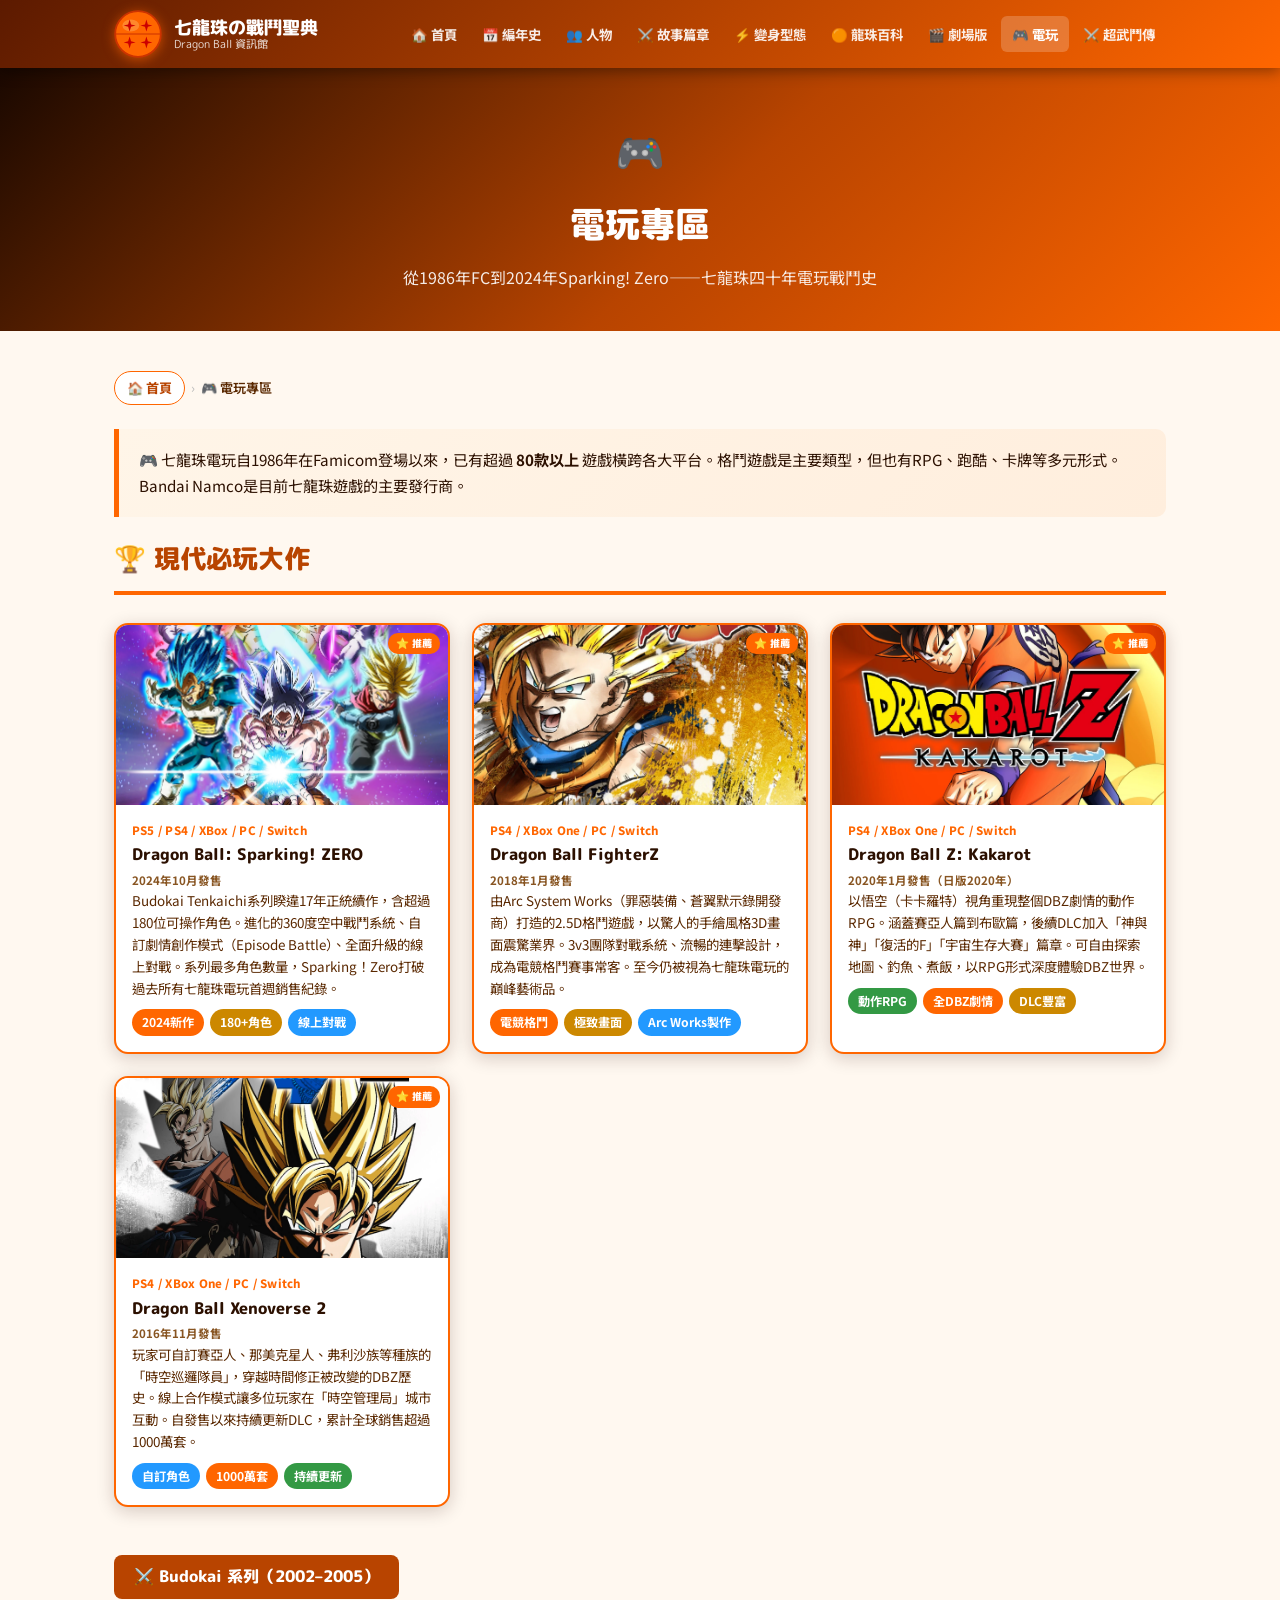
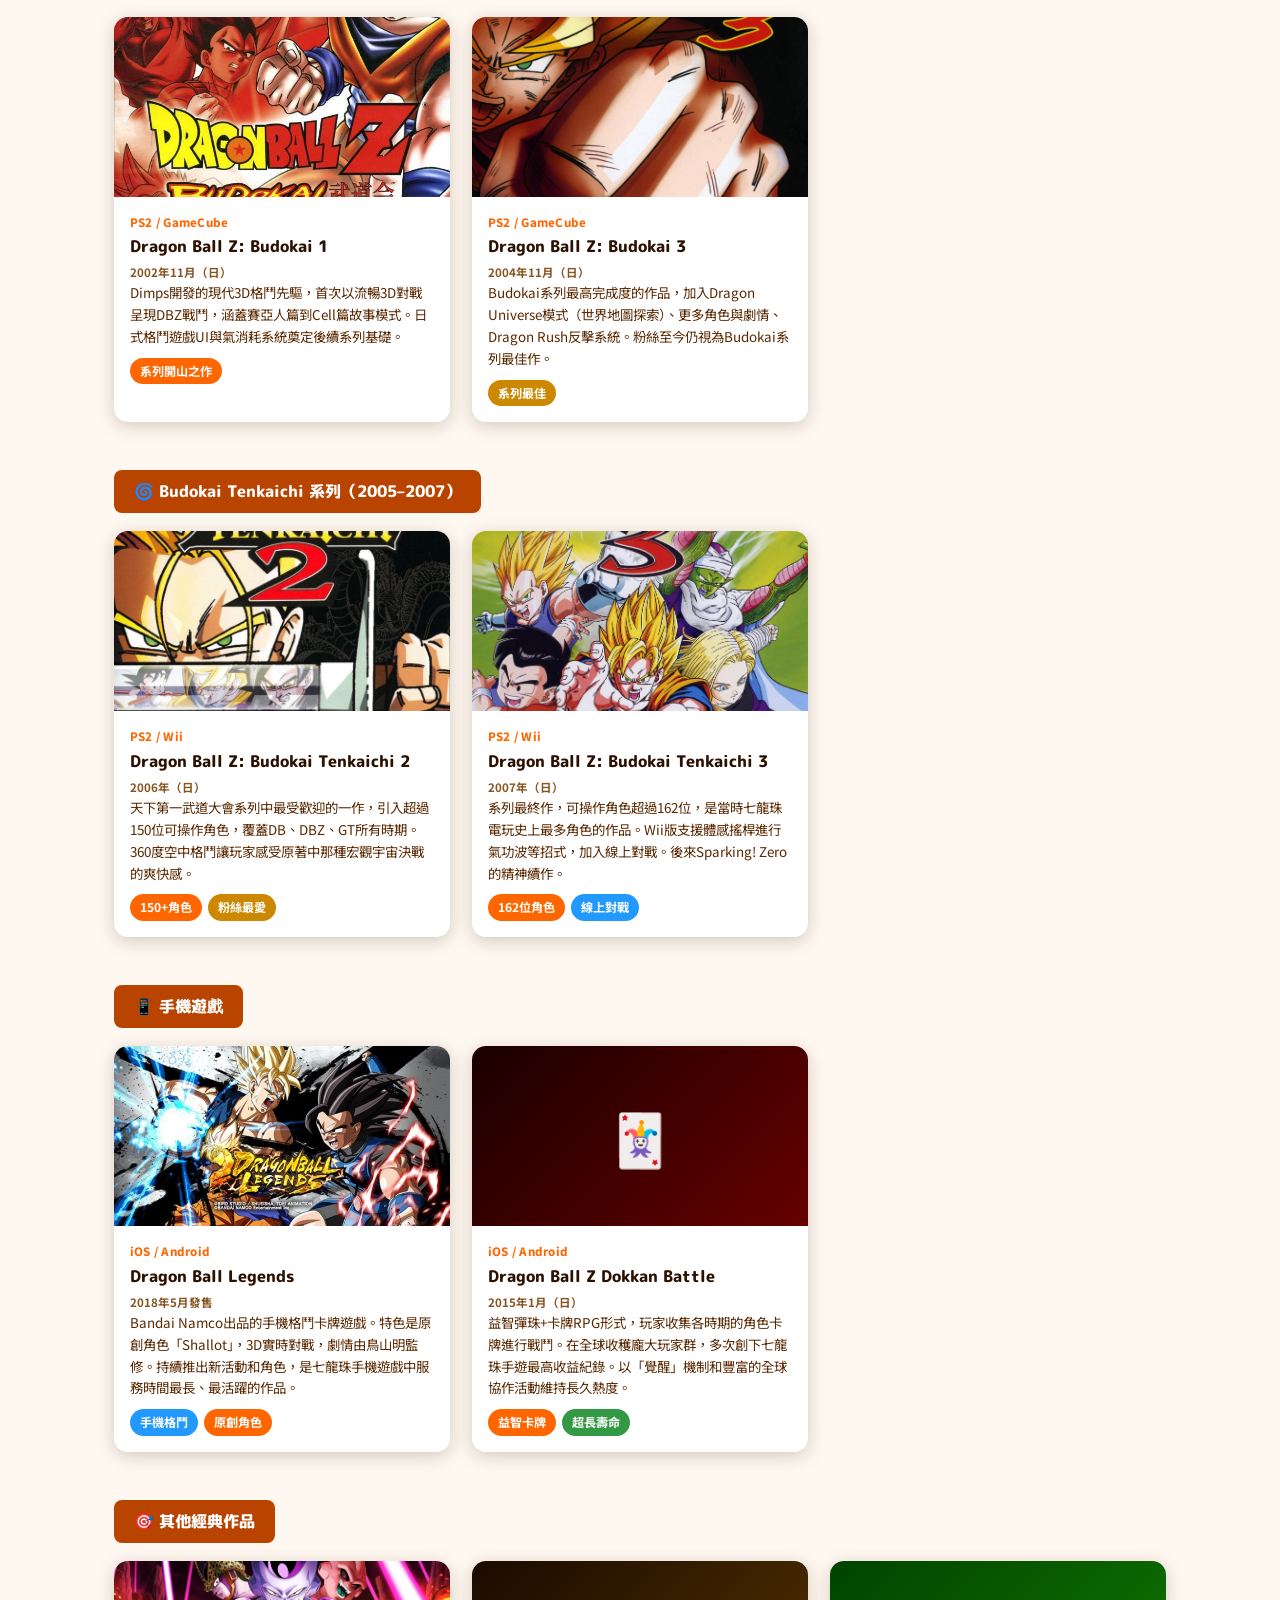
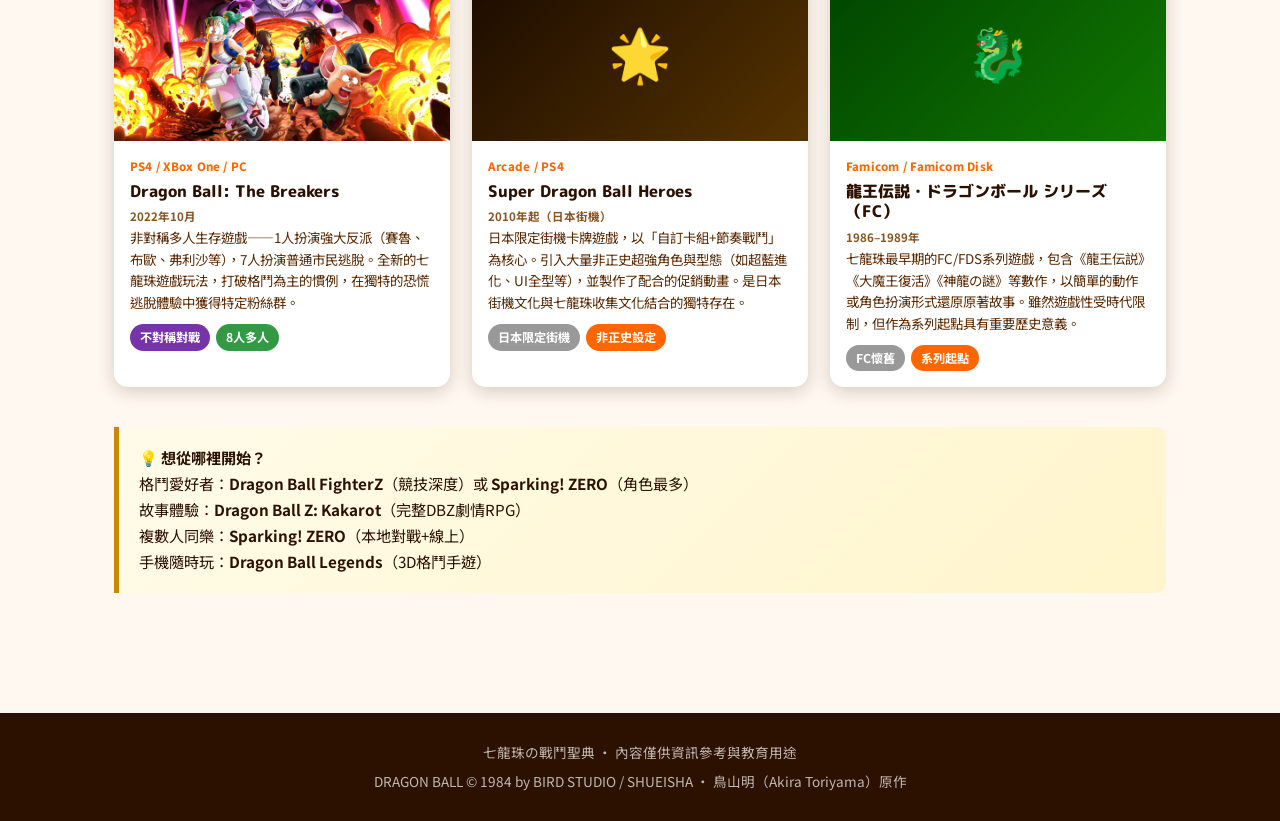
<file: games.html>
﻿<!DOCTYPE html>
<html lang="zh-TW">
<head>
<meta charset="UTF-8">
<link rel="icon" type="image/svg+xml" href="favicon.svg">
<meta name="viewport" content="width=device-width, initial-scale=1.0">
<title>電玩專區 · 七龍珠の戰鬥聖典</title>
<link rel="stylesheet" href="css/style.css">
<style>
  .game-grid {
    display:grid;
    grid-template-columns:repeat(auto-fill,minmax(290px,1fr));
    gap:22px;margin-bottom:40px;
  }
  .game-card {
    background:white;border-radius:14px;overflow:hidden;
    box-shadow:0 4px 18px var(--shadow);
    transition:transform 0.2s,box-shadow 0.2s;
    display:flex;flex-direction:column;
  }
  .game-card:hover { transform:translateY(-4px);box-shadow:0 10px 28px var(--shadow-deep); }
  .game-cover {
    height:180px;display:flex;align-items:center;justify-content:center;
    font-size:3.2rem;position:relative;overflow:hidden;
  }
  .game-cover img {
    width:100%;height:100%;object-fit:cover;display:block;
  }
  .game-body { padding:16px;flex:1; }
  .game-platform { font-size:0.72rem;font-weight:800;color:var(--orange);margin-bottom:4px;letter-spacing:0.02em; }
  .game-body h3 {
    font-family:'M PLUS Rounded 1c',sans-serif;
    font-size:1rem;font-weight:800;color:var(--text);margin-bottom:6px;line-height:1.3;
  }
  .game-body p { font-size:0.84rem;color:var(--text-mid);line-height:1.62; }
  .game-meta { display:flex;gap:6px;flex-wrap:wrap;margin-top:10px; }
  .game-year { font-size:0.72rem;color:var(--text-light);font-weight:700;margin-top:4px; }

  .era-label {
    font-family:'M PLUS Rounded 1c',sans-serif;
    font-size:1rem;font-weight:800;
    color:white;background:var(--orange-dark);
    padding:8px 20px;border-radius:8px;
    margin-bottom:18px;margin-top:8px;
    display:inline-block;
  }

  .featured-card {
    border:2px solid var(--orange);
    position:relative;
  }
  .featured-card::before {
    content:'⭐ 推薦';
    position:absolute;top:8px;right:8px;
    background:var(--orange);color:white;
    font-size:0.65rem;font-weight:800;
    padding:2px 8px;border-radius:10px;
    font-family:'M PLUS Rounded 1c',sans-serif;
    z-index:1;
  }
</style>
</head>
<body>

<header class="site-header">
  <div class="header-inner">
    <a href="index.html" class="site-logo">
      <div class="logo-icon"></div>
      <div class="logo-text">七龍珠の戰鬥聖典<div class="logo-sub">Dragon Ball 資訊館</div></div>
    </a>
    <nav class="site-nav">
      <a href="index.html">🏠 首頁</a>
      <a href="chronicle.html">📅 編年史</a>
      <a href="characters.html">👥 人物</a>
      <a href="saga.html">⚔️ 故事篇章</a>
      <a href="transformations.html">⚡ 變身型態</a>
      <a href="dragonballs.html">🟠 龍珠百科</a>
      <a href="movies.html">🎬 劇場版</a>
      <a href="games.html" class="active">🎮 電玩</a>
      <a href="butoden.html">⚔️ 超武鬥傳</a>
    </nav>
  </div>
</header>

<div class="page-hero" style="background:linear-gradient(135deg,#1a0800,#B84400 55%,#FF6600);">
  <div style="font-size:2.5rem;margin-bottom:10px">🎮</div>
  <h1>電玩專區</h1>
  <p>從1986年FC到2024年Sparking! Zero——七龍珠四十年電玩戰鬥史</p>
</div>

<div class="content-wrap">
  <div class="breadcrumb">
    <a href="index.html">🏠 首頁</a>
    <span class="breadcrumb-sep">›</span>
    <span class="breadcrumb-cur">🎮 電玩專區</span>
  </div>

  <div class="highlight-box">
    <p>🎮 七龍珠電玩自1986年在Famicom登場以來，已有超過 <strong>80款以上</strong> 遊戲橫跨各大平台。格鬥遊戲是主要類型，但也有RPG、跑酷、卡牌等多元形式。Bandai Namco是目前七龍珠遊戲的主要發行商。</p>
  </div>

  <!-- ── MODERN MUST-PLAYS ── -->
  <h2 class="section-title">🏆 現代必玩大作</h2>
  <div class="game-grid">

    <div class="game-card featured-card">
      <div class="game-cover" style="background:linear-gradient(135deg,#1a0800,#440000)"><img src="images/games/sparking_zero.jpg" alt="Sparking! Zero"></div>
      <div class="game-body">
        <div class="game-platform">PS5 / PS4 / XBox / PC / Switch</div>
        <h3>Dragon Ball: Sparking! ZERO</h3>
        <div class="game-year">2024年10月發售</div>
        <p>Budokai Tenkaichi系列睽違17年正統續作，含超過180位可操作角色。進化的360度空中戰鬥系統、自訂劇情創作模式（Episode Battle）、全面升級的線上對戰。系列最多角色數量，Sparking！Zero打破過去所有七龍珠電玩首週銷售紀錄。</p>
        <div class="game-meta">
          <span class="badge badge-orange">2024新作</span>
          <span class="badge badge-gold">180+角色</span>
          <span class="badge badge-blue">線上對戰</span>
        </div>
      </div>
    </div>

    <div class="game-card featured-card">
      <div class="game-cover" style="background:linear-gradient(135deg,#0a0020,#220055)"><img src="images/games/fighterz.jpg" alt="Dragon Ball FighterZ"></div>
      <div class="game-body">
        <div class="game-platform">PS4 / XBox One / PC / Switch</div>
        <h3>Dragon Ball FighterZ</h3>
        <div class="game-year">2018年1月發售</div>
        <p>由Arc System Works（罪惡裝備、蒼翼默示錄開發商）打造的2.5D格鬥遊戲，以驚人的手繪風格3D畫面震驚業界。3v3團隊對戰系統、流暢的連擊設計，成為電競格鬥賽事常客。至今仍被視為七龍珠電玩的巔峰藝術品。</p>
        <div class="game-meta">
          <span class="badge badge-orange">電競格鬥</span>
          <span class="badge badge-gold">極致畫面</span>
          <span class="badge badge-blue">Arc Works製作</span>
        </div>
      </div>
    </div>

    <div class="game-card featured-card">
      <div class="game-cover" style="background:linear-gradient(135deg,#001a00,#003300)"><img src="images/games/kakarot.jpg" alt="Dragon Ball Z: Kakarot"></div>
      <div class="game-body">
        <div class="game-platform">PS4 / XBox One / PC / Switch</div>
        <h3>Dragon Ball Z: Kakarot</h3>
        <div class="game-year">2020年1月發售（日版2020年）</div>
        <p>以悟空（卡卡羅特）視角重現整個DBZ劇情的動作RPG。涵蓋賽亞人篇到布歐篇，後續DLC加入「神與神」「復活的F」「宇宙生存大賽」篇章。可自由探索地圖、釣魚、煮飯，以RPG形式深度體驗DBZ世界。</p>
        <div class="game-meta">
          <span class="badge badge-green">動作RPG</span>
          <span class="badge badge-orange">全DBZ劇情</span>
          <span class="badge badge-gold">DLC豐富</span>
        </div>
      </div>
    </div>

    <div class="game-card featured-card">
      <div class="game-cover" style="background:linear-gradient(135deg,#1a0a00,#664400)"><img src="images/games/xenoverse2.jpg" alt="Dragon Ball Xenoverse 2"></div>
      <div class="game-body">
        <div class="game-platform">PS4 / XBox One / PC / Switch</div>
        <h3>Dragon Ball Xenoverse 2</h3>
        <div class="game-year">2016年11月發售</div>
        <p>玩家可自訂賽亞人、那美克星人、弗利沙族等種族的「時空巡邏隊員」，穿越時間修正被改變的DBZ歷史。線上合作模式讓多位玩家在「時空管理局」城市互動。自發售以來持續更新DLC，累計全球銷售超過1000萬套。</p>
        <div class="game-meta">
          <span class="badge badge-blue">自訂角色</span>
          <span class="badge badge-orange">1000萬套</span>
          <span class="badge badge-green">持續更新</span>
        </div>
      </div>
    </div>

  </div>

  <!-- ── BUDOKAI SERIES ── -->
  <div class="era-label">⚔️ Budokai 系列（2002–2005）</div>
  <div class="game-grid">

    <div class="game-card">
      <div class="game-cover" style="background:linear-gradient(135deg,#1a0000,#550000)"><img src="images/games/budokai1.jpg" alt="Budokai 1"></div>
      <div class="game-body">
        <div class="game-platform">PS2 / GameCube</div>
        <h3>Dragon Ball Z: Budokai 1</h3>
        <div class="game-year">2002年11月（日）</div>
        <p>Dimps開發的現代3D格鬥先驅，首次以流暢3D對戰呈現DBZ戰鬥，涵蓋賽亞人篇到Cell篇故事模式。日式格鬥遊戲UI與氣消耗系統奠定後續系列基礎。</p>
        <div class="game-meta"><span class="badge badge-orange">系列開山之作</span></div>
      </div>
    </div>

    <div class="game-card">
      <div class="game-cover" style="background:linear-gradient(135deg,#001133,#003388)"><img src="images/games/budokai3.jpg" alt="Budokai 3"></div>
      <div class="game-body">
        <div class="game-platform">PS2 / GameCube</div>
        <h3>Dragon Ball Z: Budokai 3</h3>
        <div class="game-year">2004年11月（日）</div>
        <p>Budokai系列最高完成度的作品，加入Dragon Universe模式（世界地圖探索）、更多角色與劇情、Dragon Rush反擊系統。粉絲至今仍視為Budokai系列最佳作。</p>
        <div class="game-meta"><span class="badge badge-gold">系列最佳</span></div>
      </div>
    </div>

  </div>

  <!-- ── TENKAICHI SERIES ── -->
  <div class="era-label">🌀 Budokai Tenkaichi 系列（2005–2007）</div>
  <div class="game-grid">

    <div class="game-card">
      <div class="game-cover" style="background:linear-gradient(135deg,#0a1a00,#226600)"><img src="images/games/tenkaichi2.jpg" alt="Budokai Tenkaichi 2"></div>
      <div class="game-body">
        <div class="game-platform">PS2 / Wii</div>
        <h3>Dragon Ball Z: Budokai Tenkaichi 2</h3>
        <div class="game-year">2006年（日）</div>
        <p>天下第一武道大會系列中最受歡迎的一作，引入超過150位可操作角色，覆蓋DB、DBZ、GT所有時期。360度空中格鬥讓玩家感受原著中那種宏觀宇宙決戰的爽快感。</p>
        <div class="game-meta">
          <span class="badge badge-orange">150+角色</span>
          <span class="badge badge-gold">粉絲最愛</span>
        </div>
      </div>
    </div>

    <div class="game-card">
      <div class="game-cover" style="background:linear-gradient(135deg,#330000,#880000)"><img src="images/games/tenkaichi3.jpg" alt="Budokai Tenkaichi 3"></div>
      <div class="game-body">
        <div class="game-platform">PS2 / Wii</div>
        <h3>Dragon Ball Z: Budokai Tenkaichi 3</h3>
        <div class="game-year">2007年（日）</div>
        <p>系列最終作，可操作角色超過162位，是當時七龍珠電玩史上最多角色的作品。Wii版支援體感搖桿進行氣功波等招式，加入線上對戰。後來Sparking! Zero的精神續作。</p>
        <div class="game-meta">
          <span class="badge badge-orange">162位角色</span>
          <span class="badge badge-blue">線上對戰</span>
        </div>
      </div>
    </div>

  </div>

  <!-- ── MOBILE ── -->
  <div class="era-label">📱 手機遊戲</div>
  <div class="game-grid">

    <div class="game-card">
      <div class="game-cover" style="background:linear-gradient(135deg,#001833,#004499)"><img src="images/games/legends.png" alt="Dragon Ball Legends"></div>
      <div class="game-body">
        <div class="game-platform">iOS / Android</div>
        <h3>Dragon Ball Legends</h3>
        <div class="game-year">2018年5月發售</div>
        <p>Bandai Namco出品的手機格鬥卡牌遊戲。特色是原創角色「Shallot」，3D實時對戰，劇情由鳥山明監修。持續推出新活動和角色，是七龍珠手機遊戲中服務時間最長、最活躍的作品。</p>
        <div class="game-meta">
          <span class="badge badge-blue">手機格鬥</span>
          <span class="badge badge-orange">原創角色</span>
        </div>
      </div>
    </div>

    <div class="game-card">
      <div class="game-cover" style="background:linear-gradient(135deg,#1a0000,#660000)">🃏</div>
      <div class="game-body">
        <div class="game-platform">iOS / Android</div>
        <h3>Dragon Ball Z Dokkan Battle</h3>
        <div class="game-year">2015年1月（日）</div>
        <p>益智彈珠+卡牌RPG形式，玩家收集各時期的角色卡牌進行戰鬥。在全球收穫龐大玩家群，多次創下七龍珠手遊最高收益紀錄。以「覺醒」機制和豐富的全球協作活動維持長久熱度。</p>
        <div class="game-meta">
          <span class="badge badge-orange">益智卡牌</span>
          <span class="badge badge-green">超長壽命</span>
        </div>
      </div>
    </div>

  </div>

  <!-- ── OTHER NOTABLE ── -->
  <div class="era-label">🎯 其他經典作品</div>
  <div class="game-grid">

    <div class="game-card">
      <div class="game-cover" style="background:linear-gradient(135deg,#0a0a30,#222288)"><img src="images/games/breakers.jpg" alt="Dragon Ball: The Breakers"></div>
      <div class="game-body">
        <div class="game-platform">PS4 / XBox One / PC</div>
        <h3>Dragon Ball: The Breakers</h3>
        <div class="game-year">2022年10月</div>
        <p>非對稱多人生存遊戲——1人扮演強大反派（賽魯、布歐、弗利沙等），7人扮演普通市民逃脫。全新的七龍珠遊戲玩法，打破格鬥為主的慣例，在獨特的恐慌逃脫體驗中獲得特定粉絲群。</p>
        <div class="game-meta">
          <span class="badge badge-purple">不對稱對戰</span>
          <span class="badge badge-green">8人多人</span>
        </div>
      </div>
    </div>

    <div class="game-card">
      <div class="game-cover" style="background:linear-gradient(135deg,#1a0a00,#553300)">🌟</div>
      <div class="game-body">
        <div class="game-platform">Arcade / PS4</div>
        <h3>Super Dragon Ball Heroes</h3>
        <div class="game-year">2010年起（日本街機）</div>
        <p>日本限定街機卡牌遊戲，以「自訂卡組+節奏戰鬥」為核心。引入大量非正史超強角色與型態（如超藍進化、UI全型等），並製作了配合的促銷動畫。是日本街機文化與七龍珠收集文化結合的獨特存在。</p>
        <div class="game-meta">
          <span class="badge badge-grey">日本限定街機</span>
          <span class="badge badge-orange">非正史設定</span>
        </div>
      </div>
    </div>

    <div class="game-card">
      <div class="game-cover" style="background:linear-gradient(135deg,#004400,#117700)">🐉</div>
      <div class="game-body">
        <div class="game-platform">Famicom / Famicom Disk</div>
        <h3>龍王伝説・ドラゴンボール シリーズ（FC）</h3>
        <div class="game-year">1986–1989年</div>
        <p>七龍珠最早期的FC/FDS系列遊戲，包含《龍王伝説》《大魔王復活》《神龍の謎》等數作，以簡單的動作或角色扮演形式還原原著故事。雖然遊戲性受時代限制，但作為系列起點具有重要歷史意義。</p>
        <div class="game-meta">
          <span class="badge badge-grey">FC懷舊</span>
          <span class="badge badge-orange">系列起點</span>
        </div>
      </div>
    </div>

  </div>

  <div class="highlight-box gold">
    <p>💡 <strong>想從哪裡開始？</strong><br>
    格鬥愛好者：<strong>Dragon Ball FighterZ</strong>（競技深度）或 <strong>Sparking! ZERO</strong>（角色最多）<br>
    故事體驗：<strong>Dragon Ball Z: Kakarot</strong>（完整DBZ劇情RPG）<br>
    複數人同樂：<strong>Sparking! ZERO</strong>（本地對戰+線上）<br>
    手機隨時玩：<strong>Dragon Ball Legends</strong>（3D格鬥手遊）</p>
  </div>

</div><!-- end content-wrap -->

<footer>
  <p>七龍珠の戰鬥聖典 · 內容僅供資訊參考與教育用途</p>
  <p style="margin-top:6px">DRAGON BALL © 1984 by BIRD STUDIO / SHUEISHA · 鳥山明（Akira Toriyama）原作</p>
</footer>
</body>
</html>
</file>
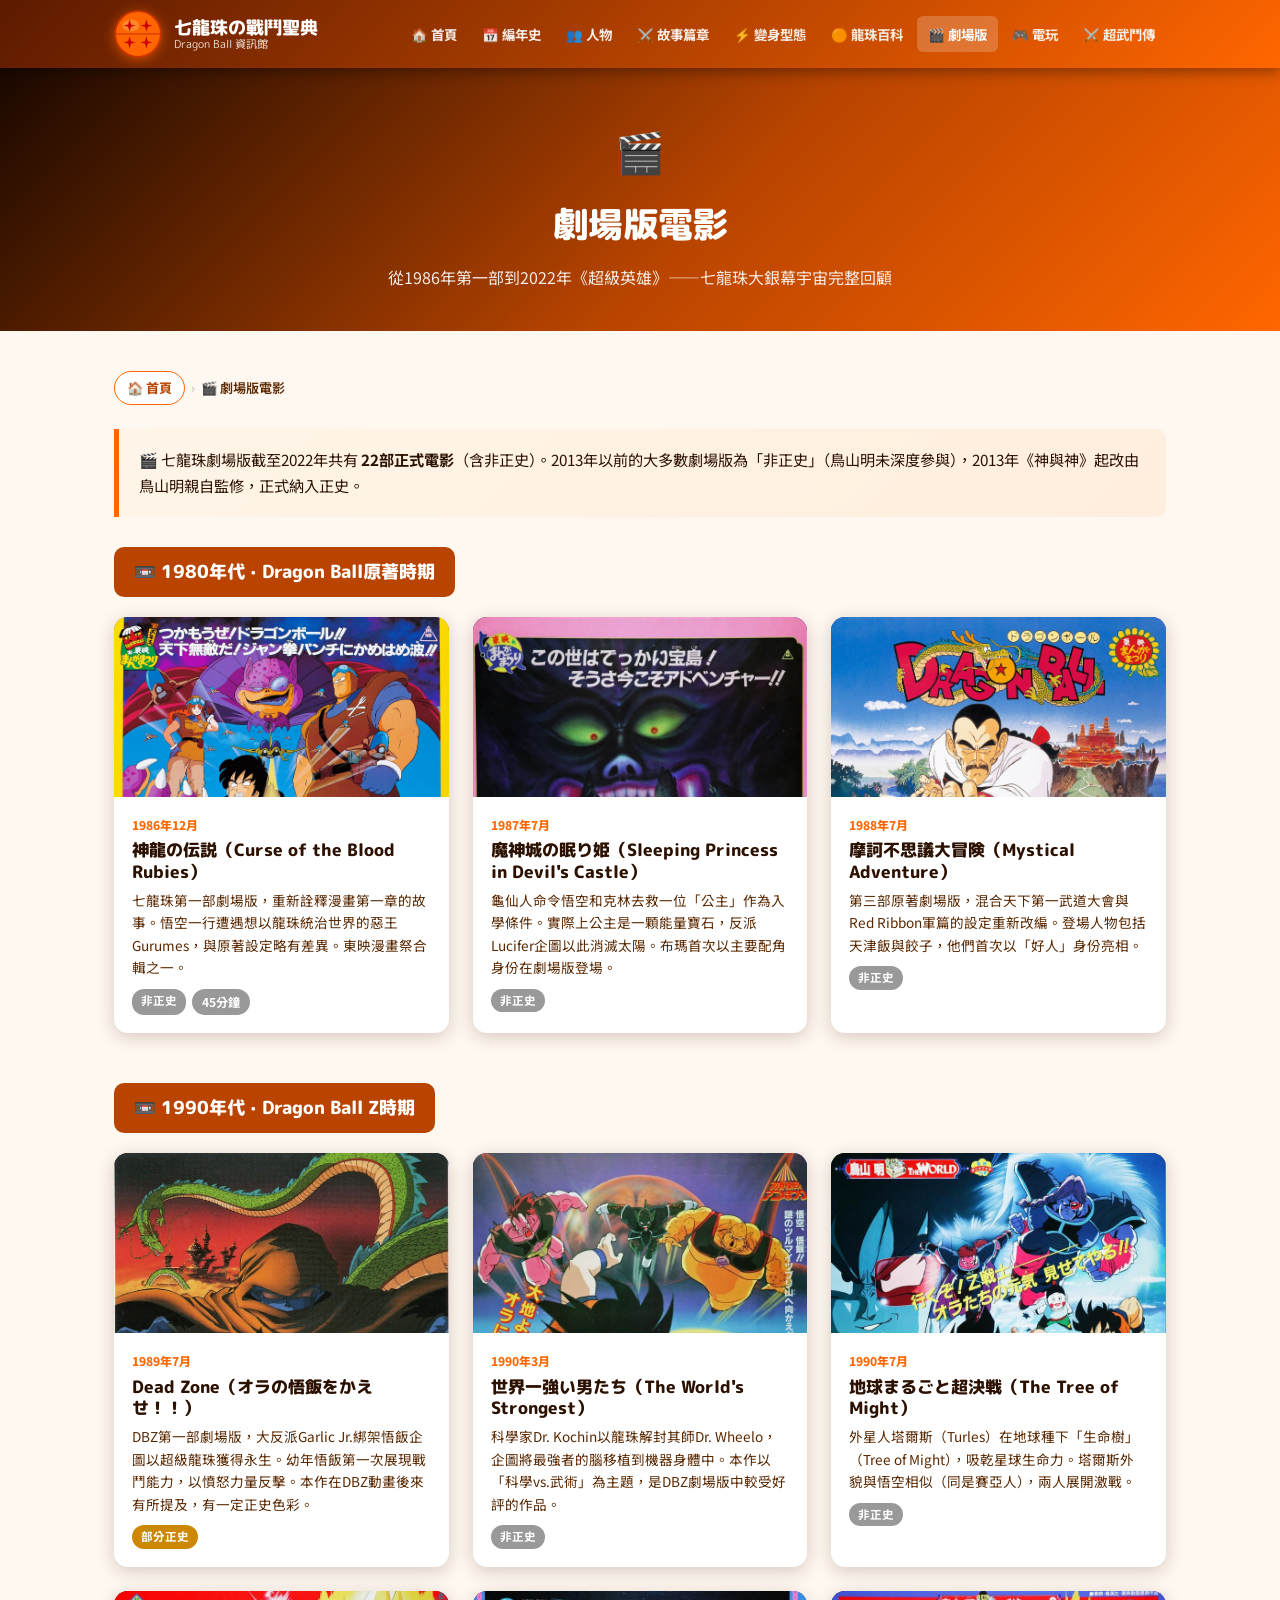
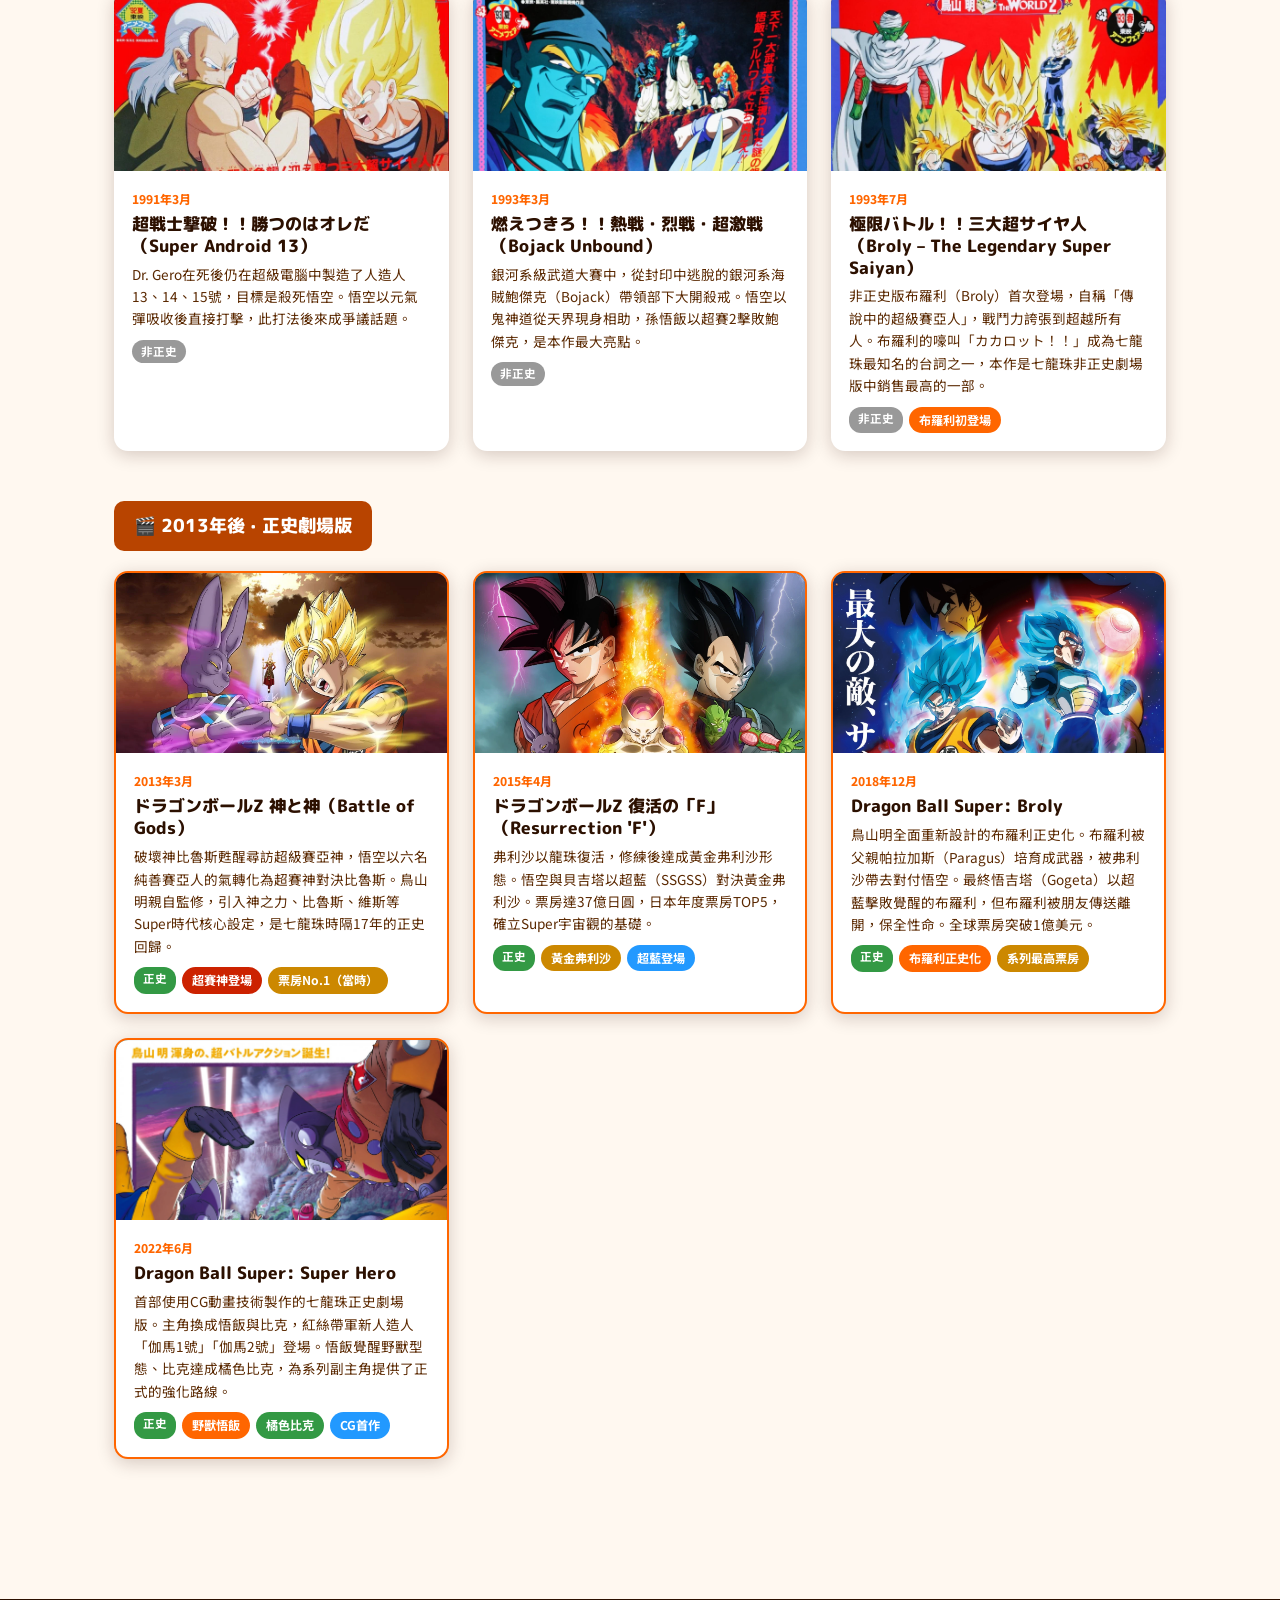
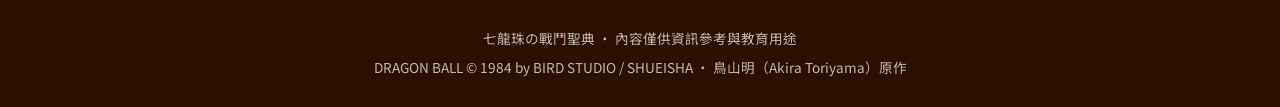
<file: movies.html>
<!DOCTYPE html>
<html lang="zh-TW">
<head>
<meta charset="UTF-8">
<link rel="icon" type="image/svg+xml" href="favicon.svg">
<meta name="viewport" content="width=device-width, initial-scale=1.0">
<title>劇場版電影 · 七龍珠の戰鬥聖典</title>
<link rel="stylesheet" href="css/style.css">
<style>
  .movie-grid {
    display:grid;
    grid-template-columns:repeat(auto-fill,minmax(300px,1fr));
    gap:24px;margin-bottom:40px;
  }
  .movie-card {
    background:white;border-radius:14px;overflow:hidden;
    box-shadow:0 4px 18px var(--shadow);
    transition:transform 0.2s,box-shadow 0.2s;
    display:flex;flex-direction:column;
  }
  .movie-card:hover { transform:translateY(-4px);box-shadow:0 10px 28px var(--shadow-deep); }
  .movie-banner {
    height:180px;display:flex;align-items:center;justify-content:center;
    font-size:3rem;position:relative;overflow:hidden;
  }
  .movie-banner img {
    width:100%;height:100%;object-fit:cover;object-position:top center;
    display:block;
  }
  .movie-body { padding:18px;flex:1; }
  .movie-year { font-size:0.75rem;font-weight:800;color:var(--orange);margin-bottom:4px; }
  .movie-body h3 {
    font-family:'M PLUS Rounded 1c',sans-serif;
    font-size:1.05rem;font-weight:800;color:var(--text);margin-bottom:6px;line-height:1.3;
  }
  .movie-body p { font-size:0.85rem;color:var(--text-mid);line-height:1.65; }
  .movie-meta { display:flex;gap:6px;flex-wrap:wrap;margin-top:10px; }

  .canon-tag {
    display:inline-block;padding:2px 9px;border-radius:12px;
    font-size:0.72rem;font-weight:700;
  }
  .canon { background:#339944;color:white; }
  .non-canon { background:#999;color:white; }
  .semi-canon { background:#cc8800;color:white; }

  .era-header {
    font-family:'M PLUS Rounded 1c',sans-serif;
    font-size:1.1rem;font-weight:800;color:white;
    background:var(--orange-dark);
    padding:10px 20px;border-radius:10px;
    margin-bottom:20px;margin-top:10px;
    display:inline-flex;align-items:center;gap:8px;
  }
</style>
</head>
<body>

<header class="site-header">
  <div class="header-inner">
    <a href="index.html" class="site-logo">
      <div class="logo-icon"></div>
      <div class="logo-text">七龍珠の戰鬥聖典<div class="logo-sub">Dragon Ball 資訊館</div></div>
    </a>
    <nav class="site-nav">
      <a href="index.html">🏠 首頁</a>
      <a href="chronicle.html">📅 編年史</a>
      <a href="characters.html">👥 人物</a>
      <a href="saga.html">⚔️ 故事篇章</a>
      <a href="transformations.html">⚡ 變身型態</a>
      <a href="dragonballs.html">🟠 龍珠百科</a>
      <a href="movies.html" class="active">🎬 劇場版</a>
      <a href="games.html">🎮 電玩</a>
      <a href="butoden.html">⚔️ 超武鬥傳</a>
    </nav>
  </div>
</header>

<div class="page-hero" style="background:linear-gradient(135deg,#1a0800,#B84400 55%,#FF6600);">
  <div style="font-size:2.5rem;margin-bottom:10px">🎬</div>
  <h1>劇場版電影</h1>
  <p>從1986年第一部到2022年《超級英雄》——七龍珠大銀幕宇宙完整回顧</p>
</div>

<div class="content-wrap">
  <div class="breadcrumb">
    <a href="index.html">🏠 首頁</a>
    <span class="breadcrumb-sep">›</span>
    <span class="breadcrumb-cur">🎬 劇場版電影</span>
  </div>

  <div class="highlight-box">
    <p>🎬 七龍珠劇場版截至2022年共有 <strong>22部正式電影</strong>（含非正史）。2013年以前的大多數劇場版為「非正史」（鳥山明未深度參與），2013年《神與神》起改由鳥山明親自監修，正式納入正史。</p>
  </div>

  <!-- ── 1980s ── -->
  <div class="era-header">📼 1980年代 · Dragon Ball原著時期</div>
  <div class="movie-grid">

    <div class="movie-card">
      <div class="movie-banner" style="background:linear-gradient(135deg,#8B4513,#D2691E)"><img src="images/movies/blood_rubies.png" alt="神龍の伝説"></div>
      <div class="movie-body">
        <div class="movie-year">1986年12月</div>
        <h3>神龍の伝説（Curse of the Blood Rubies）</h3>
        <p>七龍珠第一部劇場版，重新詮釋漫畫第一章的故事。悟空一行遭遇想以龍珠統治世界的惡王Gurumes，與原著設定略有差異。東映漫畫祭合輯之一。</p>
        <div class="movie-meta">
          <span class="canon-tag non-canon">非正史</span>
          <span class="badge badge-grey">45分鐘</span>
        </div>
      </div>
    </div>

    <div class="movie-card">
      <div class="movie-banner" style="background:linear-gradient(135deg,#1a3a6a,#2255aa)"><img src="images/movies/sleeping_princess.png" alt="魔神城の眠り姫"></div>
      <div class="movie-body">
        <div class="movie-year">1987年7月</div>
        <h3>魔神城の眠り姫（Sleeping Princess in Devil's Castle）</h3>
        <p>龜仙人命令悟空和克林去救一位「公主」作為入學條件。實際上公主是一顆能量寶石，反派Lucifer企圖以此消滅太陽。布瑪首次以主要配角身份在劇場版登場。</p>
        <div class="movie-meta">
          <span class="canon-tag non-canon">非正史</span>
        </div>
      </div>
    </div>

    <div class="movie-card">
      <div class="movie-banner" style="background:linear-gradient(135deg,#3a1a6a,#7733cc)"><img src="images/movies/mystical_adventure.png" alt="摩訶不思議大冒険"></div>
      <div class="movie-body">
        <div class="movie-year">1988年7月</div>
        <h3>摩訶不思議大冒険（Mystical Adventure）</h3>
        <p>第三部原著劇場版，混合天下第一武道大會與Red Ribbon軍篇的設定重新改編。登場人物包括天津飯與餃子，他們首次以「好人」身份亮相。</p>
        <div class="movie-meta">
          <span class="canon-tag non-canon">非正史</span>
        </div>
      </div>
    </div>

  </div>

  <!-- ── 1990s DBZ ── -->
  <div class="era-header">📼 1990年代 · Dragon Ball Z時期</div>
  <div class="movie-grid">

    <div class="movie-card">
      <div class="movie-banner" style="background:linear-gradient(135deg,#0a0a2a,#1a1a5a)"><img src="images/movies/dead_zone.png" alt="Dead Zone"></div>
      <div class="movie-body">
        <div class="movie-year">1989年7月</div>
        <h3>Dead Zone（オラの悟飯をかえせ！！）</h3>
        <p>DBZ第一部劇場版，大反派Garlic Jr.綁架悟飯企圖以超級龍珠獲得永生。幼年悟飯第一次展現戰鬥能力，以憤怒力量反擊。本作在DBZ動畫後來有所提及，有一定正史色彩。</p>
        <div class="movie-meta">
          <span class="canon-tag semi-canon">部分正史</span>
        </div>
      </div>
    </div>

    <div class="movie-card">
      <div class="movie-banner" style="background:linear-gradient(135deg,#1a0030,#440099)"><img src="images/movies/worlds_strongest.png" alt="世界一強い男たち"></div>
      <div class="movie-body">
        <div class="movie-year">1990年3月</div>
        <h3>世界一強い男たち（The World's Strongest）</h3>
        <p>科學家Dr. Kochin以龍珠解封其師Dr. Wheelo，企圖將最強者的腦移植到機器身體中。本作以「科學vs.武術」為主題，是DBZ劇場版中較受好評的作品。</p>
        <div class="movie-meta">
          <span class="canon-tag non-canon">非正史</span>
        </div>
      </div>
    </div>

    <div class="movie-card">
      <div class="movie-banner" style="background:linear-gradient(135deg,#1a3300,#336600)"><img src="images/movies/tree_of_might.png" alt="地球まるごと超決戦"></div>
      <div class="movie-body">
        <div class="movie-year">1990年7月</div>
        <h3>地球まるごと超決戦（The Tree of Might）</h3>
        <p>外星人塔爾斯（Turles）在地球種下「生命樹」（Tree of Might），吸乾星球生命力。塔爾斯外貌與悟空相似（同是賽亞人），兩人展開激戰。</p>
        <div class="movie-meta">
          <span class="canon-tag non-canon">非正史</span>
        </div>
      </div>
    </div>

    <div class="movie-card">
      <div class="movie-banner" style="background:linear-gradient(135deg,#1a0a00,#552200)"><img src="images/movies/super_android13.png" alt="超戦士撃破！！"></div>
      <div class="movie-body">
        <div class="movie-year">1991年3月</div>
        <h3>超戦士撃破！！勝つのはオレだ（Super Android 13）</h3>
        <p>Dr. Gero在死後仍在超級電腦中製造了人造人13、14、15號，目標是殺死悟空。悟空以元氣彈吸收後直接打擊，此打法後來成爭議話題。</p>
        <div class="movie-meta">
          <span class="canon-tag non-canon">非正史</span>
        </div>
      </div>
    </div>

    <div class="movie-card">
      <div class="movie-banner" style="background:linear-gradient(135deg,#111133,#223388)"><img src="images/movies/bojack.png" alt="燃えつきろ！！"></div>
      <div class="movie-body">
        <div class="movie-year">1993年3月</div>
        <h3>燃えつきろ！！熱戦・烈戦・超激戦（Bojack Unbound）</h3>
        <p>銀河系級武道大賽中，從封印中逃脫的銀河系海賊鮑傑克（Bojack）帶領部下大開殺戒。悟空以鬼神道從天界現身相助，孫悟飯以超賽2擊敗鮑傑克，是本作最大亮點。</p>
        <div class="movie-meta">
          <span class="canon-tag non-canon">非正史</span>
        </div>
      </div>
    </div>

    <div class="movie-card">
      <div class="movie-banner" style="background:linear-gradient(135deg,#1a0020,#5500aa)"><img src="images/movies/broly_legendary.png" alt="極限バトル！！"></div>
      <div class="movie-body">
        <div class="movie-year">1993年7月</div>
        <h3>極限バトル！！三大超サイヤ人（Broly – The Legendary Super Saiyan）</h3>
        <p>非正史版布羅利（Broly）首次登場，自稱「傳說中的超級賽亞人」，戰鬥力誇張到超越所有人。布羅利的嚎叫「カカロット！！」成為七龍珠最知名的台詞之一，本作是七龍珠非正史劇場版中銷售最高的一部。</p>
        <div class="movie-meta">
          <span class="canon-tag non-canon">非正史</span>
          <span class="badge badge-orange">布羅利初登場</span>
        </div>
      </div>
    </div>

  </div>

  <!-- ── 2013+ CANON ── -->
  <div class="era-header">🎬 2013年後 · 正史劇場版</div>
  <div class="movie-grid">

    <div class="movie-card" style="border:2px solid var(--orange);">
      <div class="movie-banner" style="background:linear-gradient(135deg,#400000,#CC0000)"><img src="images/movies/battle_of_gods.jpg" alt="神と神"></div>
      <div class="movie-body">
        <div class="movie-year">2013年3月</div>
        <h3>ドラゴンボールZ 神と神（Battle of Gods）</h3>
        <p>破壞神比魯斯甦醒尋訪超級賽亞神，悟空以六名純善賽亞人的氣轉化為超賽神對決比魯斯。鳥山明親自監修，引入神之力、比魯斯、維斯等Super時代核心設定，是七龍珠時隔17年的正史回歸。</p>
        <div class="movie-meta">
          <span class="canon-tag canon">正史</span>
          <span class="badge badge-red">超賽神登場</span>
          <span class="badge badge-gold">票房No.1（當時）</span>
        </div>
      </div>
    </div>

    <div class="movie-card" style="border:2px solid var(--orange);">
      <div class="movie-banner" style="background:linear-gradient(135deg,#111,#444)"><img src="images/movies/resurrection_f.jpg" alt="復活の「F」"></div>
      <div class="movie-body">
        <div class="movie-year">2015年4月</div>
        <h3>ドラゴンボールZ 復活の「F」（Resurrection 'F'）</h3>
        <p>弗利沙以龍珠復活，修練後達成黃金弗利沙形態。悟空與貝吉塔以超藍（SSGSS）對決黃金弗利沙。票房達37億日圓，日本年度票房TOP5，確立Super宇宙觀的基礎。</p>
        <div class="movie-meta">
          <span class="canon-tag canon">正史</span>
          <span class="badge badge-gold">黃金弗利沙</span>
          <span class="badge badge-blue">超藍登場</span>
        </div>
      </div>
    </div>

    <div class="movie-card" style="border:2px solid var(--orange);">
      <div class="movie-banner" style="background:linear-gradient(135deg,#001a3a,#003388)"><img src="images/movies/dbs_broly.jpg" alt="Dragon Ball Super: Broly"></div>
      <div class="movie-body">
        <div class="movie-year">2018年12月</div>
        <h3>Dragon Ball Super: Broly</h3>
        <p>鳥山明全面重新設計的布羅利正史化。布羅利被父親帕拉加斯（Paragus）培育成武器，被弗利沙帶去對付悟空。最終悟吉塔（Gogeta）以超藍擊敗覺醒的布羅利，但布羅利被朋友傳送離開，保全性命。全球票房突破1億美元。</p>
        <div class="movie-meta">
          <span class="canon-tag canon">正史</span>
          <span class="badge badge-orange">布羅利正史化</span>
          <span class="badge badge-gold">系列最高票房</span>
        </div>
      </div>
    </div>

    <div class="movie-card" style="border:2px solid var(--orange);">
      <div class="movie-banner" style="background:linear-gradient(135deg,#1a3300,#44aa00)"><img src="images/movies/super_hero.jpg" alt="Dragon Ball Super: Super Hero"></div>
      <div class="movie-body">
        <div class="movie-year">2022年6月</div>
        <h3>Dragon Ball Super: Super Hero</h3>
        <p>首部使用CG動畫技術製作的七龍珠正史劇場版。主角換成悟飯與比克，紅絲帶軍新人造人「伽馬1號」「伽馬2號」登場。悟飯覺醒野獸型態、比克達成橘色比克，為系列副主角提供了正式的強化路線。</p>
        <div class="movie-meta">
          <span class="canon-tag canon">正史</span>
          <span class="badge badge-orange">野獸悟飯</span>
          <span class="badge badge-green">橘色比克</span>
          <span class="badge badge-blue">CG首作</span>
        </div>
      </div>
    </div>

  </div>

</div><!-- end content-wrap -->

<footer>
  <p>七龍珠の戰鬥聖典 · 內容僅供資訊參考與教育用途</p>
  <p style="margin-top:6px">DRAGON BALL © 1984 by BIRD STUDIO / SHUEISHA · 鳥山明（Akira Toriyama）原作</p>
</footer>
</body>
</html>
</file>
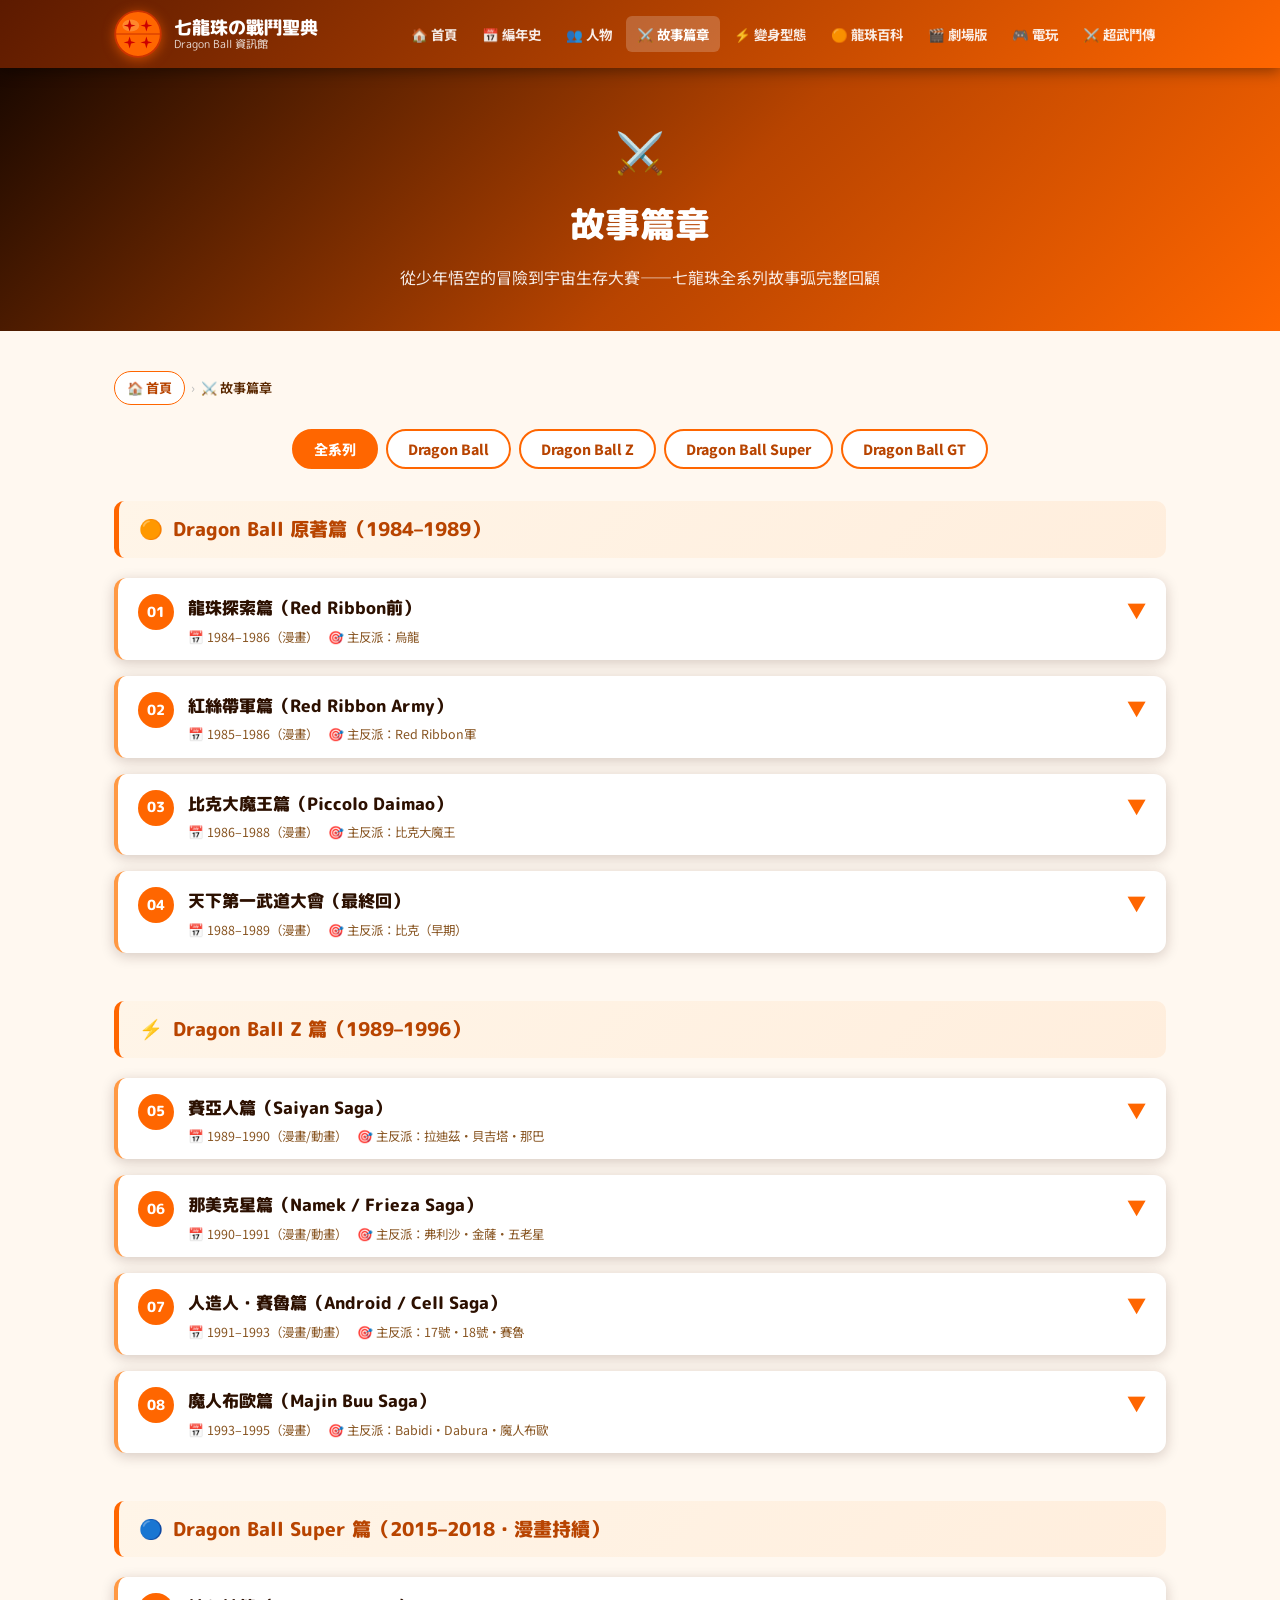
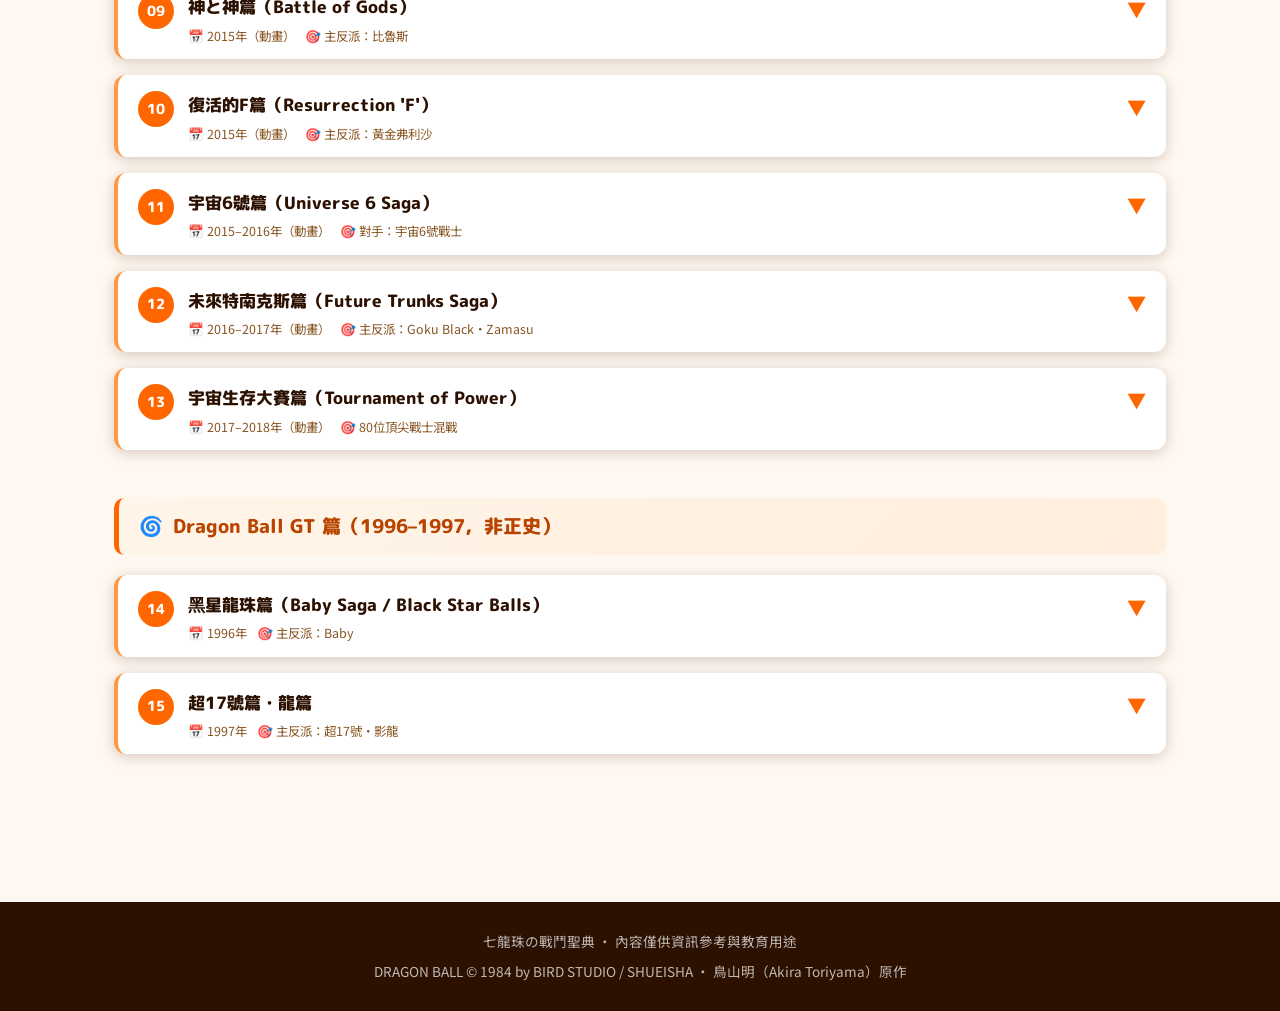
<file: saga.html>
<!DOCTYPE html>
<html lang="zh-TW">
<head>
<meta charset="UTF-8">
<link rel="icon" type="image/svg+xml" href="favicon.svg">
<meta name="viewport" content="width=device-width, initial-scale=1.0">
<title>故事篇章 · 七龍珠の戰鬥聖典</title>
<link rel="stylesheet" href="css/style.css">
<style>
  .series-tab {
    display:flex;gap:8px;flex-wrap:wrap;margin-bottom:32px;justify-content:center;
  }
  .stab {
    padding:8px 20px;border-radius:20px;border:2px solid var(--orange);
    background:white;color:var(--orange-dark);cursor:pointer;font-weight:800;
    font-size:0.88rem;font-family:inherit;transition:all 0.2s;
  }
  .stab:hover,.stab.active { background:var(--orange);color:white; }

  .saga-section { margin-bottom:48px; }
  .saga-section-title {
    font-family:'M PLUS Rounded 1c',sans-serif;
    font-size:1.2rem;font-weight:800;color:var(--orange-dark);
    background:linear-gradient(135deg,#fff5e8,#ffeedd);
    padding:12px 20px;border-radius:10px;border-left:5px solid var(--orange);
    margin-bottom:20px;display:flex;align-items:center;gap:10px;
  }

  .saga-card {
    background:white;border-radius:12px;
    box-shadow:0 3px 14px var(--shadow);
    margin-bottom:16px;overflow:hidden;
    border-left:4px solid var(--orange-light);
    transition:transform 0.2s,box-shadow 0.2s;
  }
  .saga-card:hover { transform:translateX(4px);box-shadow:0 6px 22px var(--shadow-deep); }

  .saga-header {
    padding:16px 20px 12px;
    display:flex;align-items:flex-start;gap:14px;cursor:pointer;
    user-select:none;
  }
  .saga-num {
    width:36px;height:36px;border-radius:50%;
    background:var(--orange);color:white;
    display:flex;align-items:center;justify-content:center;
    font-weight:800;font-size:0.9rem;flex-shrink:0;
    font-family:'M PLUS Rounded 1c',sans-serif;
  }
  .saga-title-wrap { flex:1; }
  .saga-title-wrap h3 {
    font-family:'M PLUS Rounded 1c',sans-serif;
    font-size:1.05rem;font-weight:800;color:var(--text);margin-bottom:4px;
  }
  .saga-meta { font-size:0.78rem;color:var(--text-light);display:flex;gap:10px;flex-wrap:wrap; }
  .saga-toggle { font-size:1.2rem;color:var(--orange);transition:transform 0.3s; }
  .saga-card.open .saga-toggle { transform:rotate(180deg); }

  .saga-body {
    display:none;
    padding:0 20px 18px 70px;
    font-size:0.88rem;color:var(--text-mid);line-height:1.75;
  }
  .saga-card.open .saga-body { display:block; }

  .villain-tag {
    display:inline-block;padding:2px 10px;border-radius:12px;
    font-size:0.75rem;font-weight:700;margin-right:4px;margin-bottom:4px;
    color:white;
  }
</style>
</head>
<body>

<header class="site-header">
  <div class="header-inner">
    <a href="index.html" class="site-logo">
      <div class="logo-icon"></div>
      <div class="logo-text">七龍珠の戰鬥聖典<div class="logo-sub">Dragon Ball 資訊館</div></div>
    </a>
    <nav class="site-nav">
      <a href="index.html">🏠 首頁</a>
      <a href="chronicle.html">📅 編年史</a>
      <a href="characters.html">👥 人物</a>
      <a href="saga.html" class="active">⚔️ 故事篇章</a>
      <a href="transformations.html">⚡ 變身型態</a>
      <a href="dragonballs.html">🟠 龍珠百科</a>
      <a href="movies.html">🎬 劇場版</a>
      <a href="games.html">🎮 電玩</a>
      <a href="butoden.html">⚔️ 超武鬥傳</a>
    </nav>
  </div>
</header>

<div class="page-hero" style="background:linear-gradient(135deg,#1a0800,#B84400 55%,#FF6600);">
  <div style="font-size:2.5rem;margin-bottom:10px">⚔️</div>
  <h1>故事篇章</h1>
  <p>從少年悟空的冒險到宇宙生存大賽——七龍珠全系列故事弧完整回顧</p>
</div>

<div class="content-wrap">
  <div class="breadcrumb">
    <a href="index.html">🏠 首頁</a>
    <span class="breadcrumb-sep">›</span>
    <span class="breadcrumb-cur">⚔️ 故事篇章</span>
  </div>

  <div class="series-tab">
    <button class="stab active" onclick="showSeries('all',this)">全系列</button>
    <button class="stab" onclick="showSeries('db',this)">Dragon Ball</button>
    <button class="stab" onclick="showSeries('dbz',this)">Dragon Ball Z</button>
    <button class="stab" onclick="showSeries('super',this)">Dragon Ball Super</button>
    <button class="stab" onclick="showSeries('gt',this)">Dragon Ball GT</button>
  </div>

  <!-- ── DRAGON BALL (原著) ── -->
  <div class="saga-section" data-series="db">
    <div class="saga-section-title">
      <span>🟠</span> Dragon Ball 原著篇（1984–1989）
    </div>

    <div class="saga-card" onclick="toggleSaga(this)">
      <div class="saga-header">
        <div class="saga-num">01</div>
        <div class="saga-title-wrap">
          <h3>龍珠探索篇（Red Ribbon前）</h3>
          <div class="saga-meta"><span>📅 1984–1986（漫畫）</span><span>🎯 主反派：烏龍</span></div>
        </div>
        <span class="saga-toggle">▼</span>
      </div>
      <div class="saga-body">
        <p>故事從少年悟空與布瑪相遇開始，兩人踏上尋找七顆龍珠的旅途。途中遭遇烏龍（Oolong）、雅木茶（Yamcha）、布瑪奶奶（龜仙人）等人物。悟空第一次參加天下第一武道大會，以不可思議的力量震驚所有人。</p>
        <p>本篇充滿冒險、喜劇色彩，風格偏向輕鬆的少年漫畫，正是鳥山明從《怪博士與機器娃娃》轉型七龍珠的過渡期。</p>
        <div style="margin-top:8px">
          <span class="villain-tag" style="background:#996633">烏龍</span>
          <span class="villain-tag" style="background:#996633">皮拉夫</span>
        </div>
      </div>
    </div>

    <div class="saga-card" onclick="toggleSaga(this)">
      <div class="saga-header">
        <div class="saga-num">02</div>
        <div class="saga-title-wrap">
          <h3>紅絲帶軍篇（Red Ribbon Army）</h3>
          <div class="saga-meta"><span>📅 1985–1986（漫畫）</span><span>🎯 主反派：Red Ribbon軍</span></div>
        </div>
        <span class="saga-toggle">▼</span>
      </div>
      <div class="saga-body">
        <p>強大的Red Ribbon軍以組織力量追奪龍珠，悟空獨自對抗整個軍事組織，以一人之力摧毀Red Ribbon總部。Tao白（殺手）和將軍Black等刻印深刻的反派在此篇登場。</p>
        <p>本篇展現悟空超乎常人的成長，並為後來賽魯篇的人造人博士Gero埋下伏筆。</p>
        <div style="margin-top:8px">
          <span class="villain-tag" style="background:#cc2222">Colonel Silver</span>
          <span class="villain-tag" style="background:#cc2222">Tao白</span>
          <span class="villain-tag" style="background:#cc2222">Red Ribbon軍</span>
        </div>
      </div>
    </div>

    <div class="saga-card" onclick="toggleSaga(this)">
      <div class="saga-header">
        <div class="saga-num">03</div>
        <div class="saga-title-wrap">
          <h3>比克大魔王篇（Piccolo Daimao）</h3>
          <div class="saga-meta"><span>📅 1986–1988（漫畫）</span><span>🎯 主反派：比克大魔王</span></div>
        </div>
        <span class="saga-toggle">▼</span>
      </div>
      <div class="saga-body">
        <p>七龍珠原著最黑暗的篇章。比克大魔王甦醒，以龍珠恢復年輕後展開全球統治，殺死克林、天津飯老師等人。悟空在仇恨驅動下突破極限，最終以擊穿比克大魔王身體的方式取勝。</p>
        <p>本篇奠定七龍珠「認真戰鬥」風格，標誌性的一幕是悟空穿透比克大魔王的場景。比克大魔王最後吐出卵，孵化出現在的「比克」，成為Z篇重要角色。</p>
        <div style="margin-top:8px">
          <span class="villain-tag" style="background:#226633">比克大魔王</span>
        </div>
      </div>
    </div>

    <div class="saga-card" onclick="toggleSaga(this)">
      <div class="saga-header">
        <div class="saga-num">04</div>
        <div class="saga-title-wrap">
          <h3>天下第一武道大會（最終回）</h3>
          <div class="saga-meta"><span>📅 1988–1989（漫畫）</span><span>🎯 主反派：比克（早期）</span></div>
        </div>
        <span class="saga-toggle">▼</span>
      </div>
      <div class="saga-body">
        <p>成年後的悟空與比克在天下第一武道大會決賽相遇，是原著最精彩的武道大賽篇章。悟空與比克激戰，悟空以「靠圈外」勝利（飛出界），最後握手和解，為Z篇的「比克成為盟友」鋪墊。</p>
      </div>
    </div>
  </div>

  <!-- ── DRAGON BALL Z ── -->
  <div class="saga-section" data-series="dbz">
    <div class="saga-section-title">
      <span>⚡</span> Dragon Ball Z 篇（1989–1996）
    </div>

    <div class="saga-card" onclick="toggleSaga(this)">
      <div class="saga-header">
        <div class="saga-num">05</div>
        <div class="saga-title-wrap">
          <h3>賽亞人篇（Saiyan Saga）</h3>
          <div class="saga-meta"><span>📅 1989–1990（漫畫/動畫）</span><span>🎯 主反派：拉迪茲・貝吉塔・那巴</span></div>
        </div>
        <span class="saga-toggle">▼</span>
      </div>
      <div class="saga-body">
        <p>DBZ的開端。悟空的哥哥拉迪茲（Raditz）登場，揭露悟空為賽亞人「卡卡羅特」的身世。悟空犧牲自己讓比克殺死拉迪茲，死後在天界修練。</p>
        <p>一年後賽亞人貝吉塔與那巴入侵地球，地球戰士們雖奮力抵抗仍多人陣亡。悟空從天界回來以界王拳大幅提升戰力，最終以元氣彈擊退貝吉塔。比克為救悟飯犧牲，那美克星的龍珠成為復活的希望。</p>
        <div style="margin-top:8px">
          <span class="villain-tag" style="background:#4455aa">貝吉塔</span>
          <span class="villain-tag" style="background:#885544">拉迪茲</span>
          <span class="villain-tag" style="background:#885544">那巴</span>
        </div>
      </div>
    </div>

    <div class="saga-card" onclick="toggleSaga(this)">
      <div class="saga-header">
        <div class="saga-num">06</div>
        <div class="saga-title-wrap">
          <h3>那美克星篇（Namek / Frieza Saga）</h3>
          <div class="saga-meta"><span>📅 1990–1991（漫畫/動畫）</span><span>🎯 主反派：弗利沙・金薩・五老星</span></div>
        </div>
        <span class="saga-toggle">▼</span>
      </div>
      <div class="saga-body">
        <p>為了復活那美克星的比克，悟飯、克林、布瑪前往那美克星尋找那美克星龍珠。宇宙帝王弗利沙也帶領軍隊搜尋龍珠，展開驚天大戰。</p>
        <p>金薩隊、Recoome等精英戰士（ギニュー特戦隊）相繼登場。最高潮是弗利沙決戰時，克林被殺死引發悟空超級賽亞人覺醒，展開七龍珠史上最驚天動地的決戰。那美克星最後爆炸，弗利沙僅剩半身在虛空中。</p>
        <div style="margin-top:8px">
          <span class="villain-tag" style="background:#7733aa">弗利沙</span>
          <span class="villain-tag" style="background:#aa5533">金薩</span>
          <span class="badge badge-gold">超級賽亞人首次覺醒</span>
        </div>
      </div>
    </div>

    <div class="saga-card" onclick="toggleSaga(this)">
      <div class="saga-header">
        <div class="saga-num">07</div>
        <div class="saga-title-wrap">
          <h3>人造人・賽魯篇（Android / Cell Saga）</h3>
          <div class="saga-meta"><span>📅 1991–1993（漫畫/動畫）</span><span>🎯 主反派：17號・18號・賽魯</span></div>
        </div>
        <span class="saga-toggle">▼</span>
      </div>
      <div class="saga-body">
        <p>未來特南克斯從未來回到過去警告人造人威脅，戰士們開始針對人造人Androids準備。博士Gero打造的人造人16、17、18號相繼登場，Gero自己也成為人造人19號。</p>
        <p>更大的威脅：生化人造人「賽魯」從未來穿越而來，吸收17、18號後達到完全型態，舉辦「賽魯運動會」（Cell Games）挑戰地球最強者。最終超賽2悟飯以父子龜波氣功徹底消滅賽魯。</p>
        <div style="margin-top:8px">
          <span class="villain-tag" style="background:#338844">賽魯（Cell）</span>
          <span class="badge badge-orange">超賽2首次覺醒</span>
        </div>
      </div>
    </div>

    <div class="saga-card" onclick="toggleSaga(this)">
      <div class="saga-header">
        <div class="saga-num">08</div>
        <div class="saga-title-wrap">
          <h3>魔人布歐篇（Majin Buu Saga）</h3>
          <div class="saga-meta"><span>📅 1993–1995（漫畫）</span><span>🎯 主反派：Babidi・Dabura・魔人布歐</span></div>
        </div>
        <span class="saga-toggle">▼</span>
      </div>
      <div class="saga-body">
        <p>七年後天下第一武道大會再次舉行，巫師Babidi為復活魔人布歐在暗中收集戰士的氣。貝吉塔為追求力量被Babidi附身成為魔人貝吉塔，在武道大會上大開殺戒。</p>
        <p>胖布歐→邪惡布歐→瘦布歐→純粹布歐等形態相繼出現，其中超賽3悟空、波塔拉合體悟吉塔（Vegito）、道具融合器合體結構力（Gotenks）等強力形態登場。最終悟空以全宇宙人類提供的元氣彈消滅純粹布歐。</p>
        <div style="margin-top:8px">
          <span class="villain-tag" style="background:#ee5588">魔人布歐</span>
          <span class="badge badge-gold">超賽3首次覺醒</span>
          <span class="badge badge-orange">波塔拉合體登場</span>
        </div>
      </div>
    </div>
  </div>

  <!-- ── DRAGON BALL SUPER ── -->
  <div class="saga-section" data-series="super">
    <div class="saga-section-title">
      <span>🔵</span> Dragon Ball Super 篇（2015–2018・漫畫持續）
    </div>

    <div class="saga-card" onclick="toggleSaga(this)">
      <div class="saga-header">
        <div class="saga-num">09</div>
        <div class="saga-title-wrap">
          <h3>神と神篇（Battle of Gods）</h3>
          <div class="saga-meta"><span>📅 2015年（動畫）</span><span>🎯 主反派：比魯斯</span></div>
        </div>
        <span class="saga-toggle">▼</span>
      </div>
      <div class="saga-body">
        <p>破壞神比魯斯甦醒尋找「超級賽亞神」，與悟空對決。六名純善賽亞人（悟空、貝吉塔、悟飯、悟天、特南克斯及布瑪腹中未出生的潘）的氣匯聚成超賽神，悟空首次以神之力對抗比魯斯。雖然最後未能戰勝比魯斯，但比魯斯決定繼續長眠，地球得救。</p>
        <div style="margin-top:8px">
          <span class="badge badge-red">超賽神首次登場</span>
        </div>
      </div>
    </div>

    <div class="saga-card" onclick="toggleSaga(this)">
      <div class="saga-header">
        <div class="saga-num">10</div>
        <div class="saga-title-wrap">
          <h3>復活的F篇（Resurrection 'F'）</h3>
          <div class="saga-meta"><span>📅 2015年（動畫）</span><span>🎯 主反派：黃金弗利沙</span></div>
        </div>
        <span class="saga-toggle">▼</span>
      </div>
      <div class="saga-body">
        <p>弗利沙軍殘餘勢力以龍珠復活弗利沙，弗利沙修練後進化為黃金弗利沙。悟空和貝吉塔以超藍（SSGSS）應戰。決鬥關鍵時刻，弗利沙爆炸地球，維斯啟動時間回退術讓悟空在爆炸前擊敗弗利沙，弗利沙再度被消滅。</p>
        <div style="margin-top:8px">
          <span class="badge badge-blue">超藍（SSGSS）首次登場</span>
          <span class="badge badge-gold">黃金弗利沙</span>
        </div>
      </div>
    </div>

    <div class="saga-card" onclick="toggleSaga(this)">
      <div class="saga-header">
        <div class="saga-num">11</div>
        <div class="saga-title-wrap">
          <h3>宇宙6號篇（Universe 6 Saga）</h3>
          <div class="saga-meta"><span>📅 2015–2016年（動畫）</span><span>🎯 對手：宇宙6號戰士</span></div>
        </div>
        <span class="saga-toggle">▼</span>
      </div>
      <div class="saga-body">
        <p>比魯斯的兄弟———宇宙6號破壞神夏莫絲（Champa）挑戰宇宙7號比賽，賭注是超龍珠與地球。宇宙6號代表包括卡貝（Cabba）、日冕（Hit）等強敵。悟空在此篇開發「超賽神超賽亞人」（SSGSS）對抗日冕的時停能力。</p>
      </div>
    </div>

    <div class="saga-card" onclick="toggleSaga(this)">
      <div class="saga-header">
        <div class="saga-num">12</div>
        <div class="saga-title-wrap">
          <h3>未來特南克斯篇（Future Trunks Saga）</h3>
          <div class="saga-meta"><span>📅 2016–2017年（動畫）</span><span>🎯 主反派：Goku Black・Zamasu</span></div>
        </div>
        <span class="saga-toggle">▼</span>
      </div>
      <div class="saga-body">
        <p>未來特南克斯逃到現在避難，帶來「Goku Black」（黑悟空）的威脅。Goku Black原來是未來世界的卡比（Zamas）換取悟空身體後的形態，與未來Zamas合體後成為融合Zamasu，以不死之身威脅宇宙。</p>
        <p>最終全王抹消了那個時間線的整個宇宙，未來特南克斯只能前往另一時間線生活。這是Super最具悲劇色彩的篇章。</p>
        <div style="margin-top:8px">
          <span class="villain-tag" style="background:#111">Goku Black</span>
          <span class="villain-tag" style="background:#338855">Zamasu</span>
        </div>
      </div>
    </div>

    <div class="saga-card" onclick="toggleSaga(this)">
      <div class="saga-header">
        <div class="saga-num">13</div>
        <div class="saga-title-wrap">
          <h3>宇宙生存大賽篇（Tournament of Power）</h3>
          <div class="saga-meta"><span>📅 2017–2018年（動畫）</span><span>🎯 80位頂尖戰士混戰</span></div>
        </div>
        <span class="saga-toggle">▼</span>
      </div>
      <div class="saga-body">
        <p>全王舉辦的宇宙生存大賽，12個宇宙各派10名戰士，落敗宇宙將被抹消。宇宙7號（地球方）包括悟空、貝吉塔、悟飯、17號、18號、比克、天津飯、克林等10人。</p>
        <p>最大亮點：悟空在決戰時覺醒極意之境（Ultra Instinct），與宇宙11號最強戰士基典（Jiren）對決；17號最後以自爆保護他人；最終獲勝的17號用龍珠希望「復活所有消滅的宇宙」，展現系列最感人的結局之一。</p>
        <div style="margin-top:8px">
          <span class="badge badge-purple">極意之境首次覺醒</span>
          <span class="badge badge-green">17號勝利</span>
        </div>
      </div>
    </div>
  </div>

  <!-- ── DRAGON BALL GT ── -->
  <div class="saga-section" data-series="gt">
    <div class="saga-section-title">
      <span>🌀</span> Dragon Ball GT 篇（1996–1997，非正史）
    </div>

    <div class="saga-card" onclick="toggleSaga(this)">
      <div class="saga-header">
        <div class="saga-num">14</div>
        <div class="saga-title-wrap">
          <h3>黑星龍珠篇（Baby Saga / Black Star Balls）</h3>
          <div class="saga-meta"><span>📅 1996年</span><span>🎯 主反派：Baby</span></div>
        </div>
        <span class="saga-toggle">▼</span>
      </div>
      <div class="saga-body">
        <p>皮拉夫使用黑星龍珠讓悟空變回小孩，悟空、特南克斯、潘搭乘宇宙飛船到宇宙各地尋找黑星龍珠。途中遭遇Baby——一個以復仇為目的的特塞羅人機器生命體，可寄生並操控他人身體。</p>
        <div style="margin-top:8px"><span class="badge badge-grey">非正史</span></div>
      </div>
    </div>

    <div class="saga-card" onclick="toggleSaga(this)">
      <div class="saga-header">
        <div class="saga-num">15</div>
        <div class="saga-title-wrap">
          <h3>超17號篇・龍篇</h3>
          <div class="saga-meta"><span>📅 1997年</span><span>🎯 主反派：超17號・影龍</span></div>
        </div>
        <span class="saga-toggle">▼</span>
      </div>
      <div class="saga-body">
        <p>GT後期，地獄逃脫的Dr. Gero與Dr. Myuu創造超17號，悟空被困地獄。龍篇是GT最終章，7顆影龍（一顆龍珠一隻）相繼登場，最終悟空以超賽4對抗終極影龍努巴（Syn Shenron / Omega Shenron）。</p>
        <p>結局中悟空乘坐一條神龍飛向未知，展現開放式但充滿詩意的終章。</p>
        <div style="margin-top:8px"><span class="badge badge-grey">非正史</span></div>
      </div>
    </div>
  </div>

</div><!-- end content-wrap -->

<footer>
  <p>七龍珠の戰鬥聖典 · 內容僅供資訊參考與教育用途</p>
  <p style="margin-top:6px">DRAGON BALL © 1984 by BIRD STUDIO / SHUEISHA · 鳥山明（Akira Toriyama）原作</p>
</footer>

<script>
function toggleSaga(card) {
  card.classList.toggle('open');
}
function showSeries(series, btn) {
  document.querySelectorAll('.stab').forEach(b => b.classList.remove('active'));
  btn.classList.add('active');
  document.querySelectorAll('.saga-section').forEach(sec => {
    const s = sec.getAttribute('data-series') || '';
    sec.style.display = (series === 'all' || s === series) ? '' : 'none';
  });
}
</script>
</body>
</html>
</file>
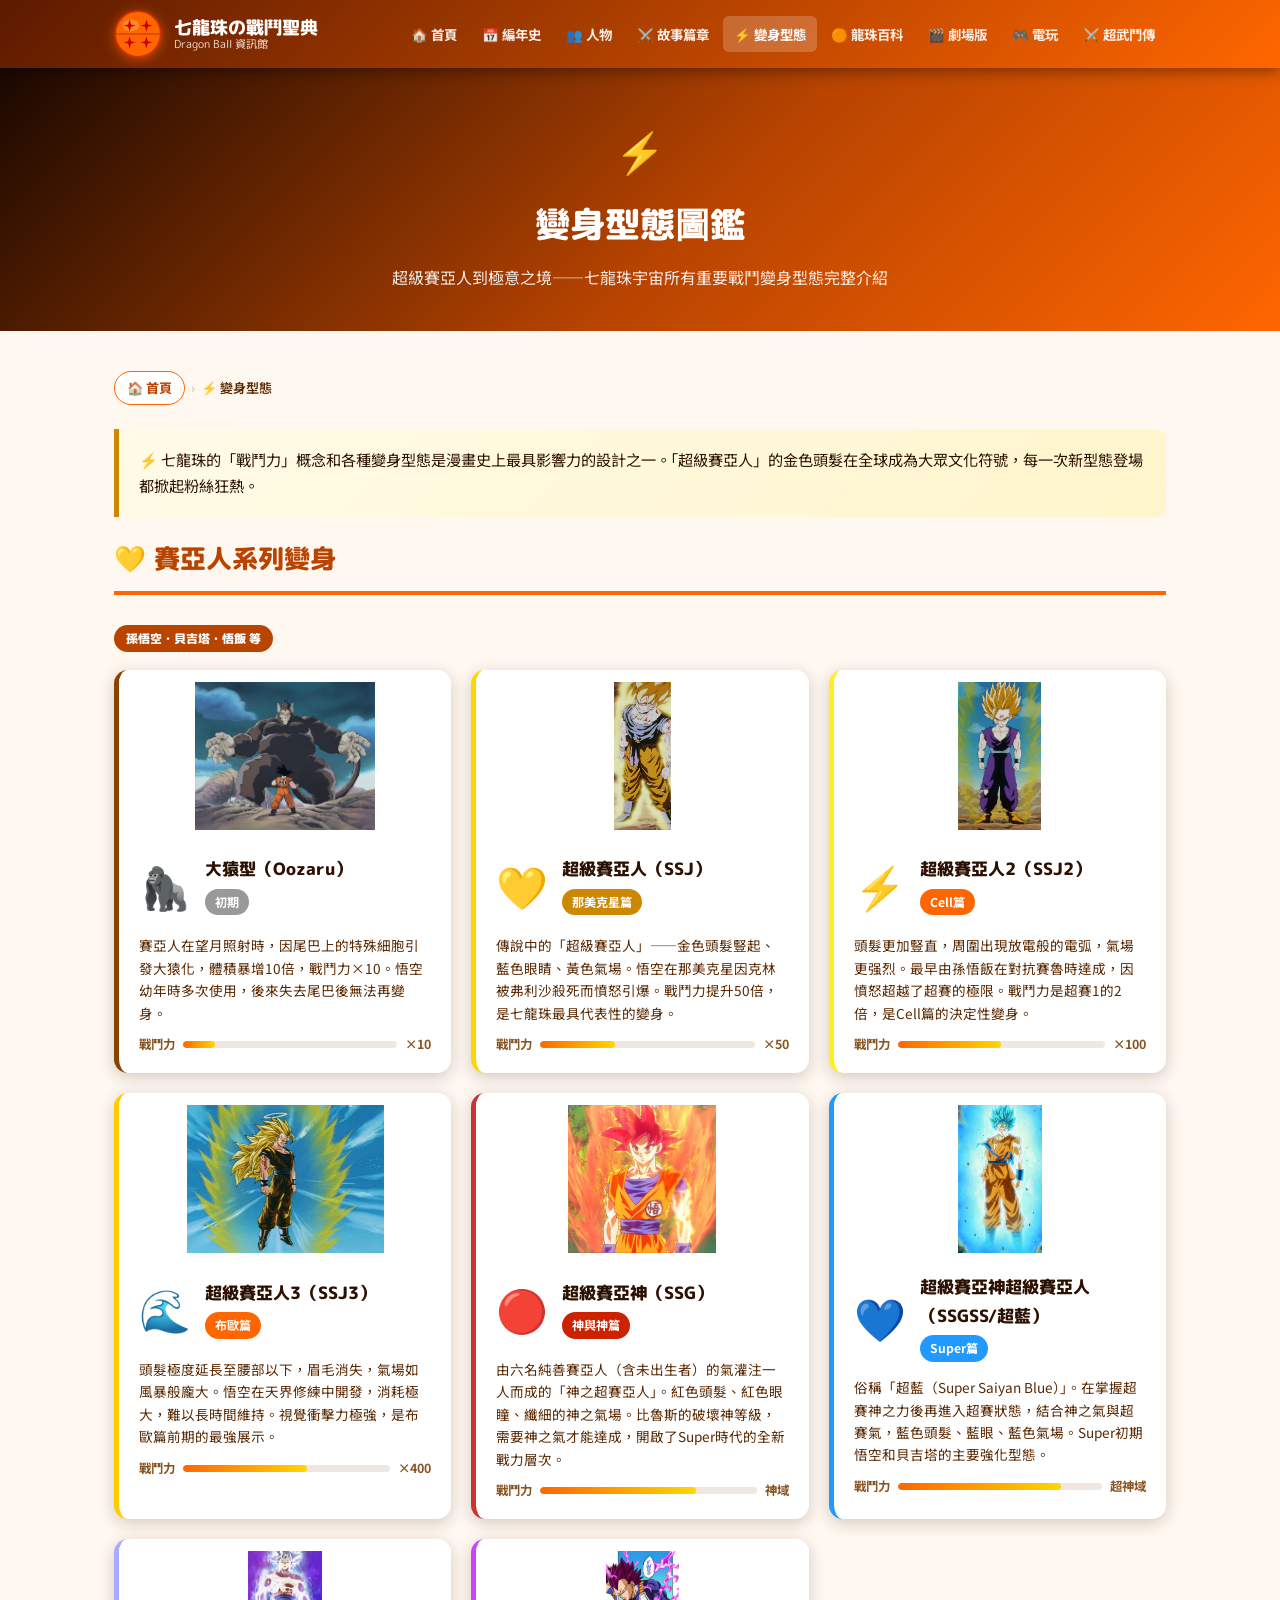
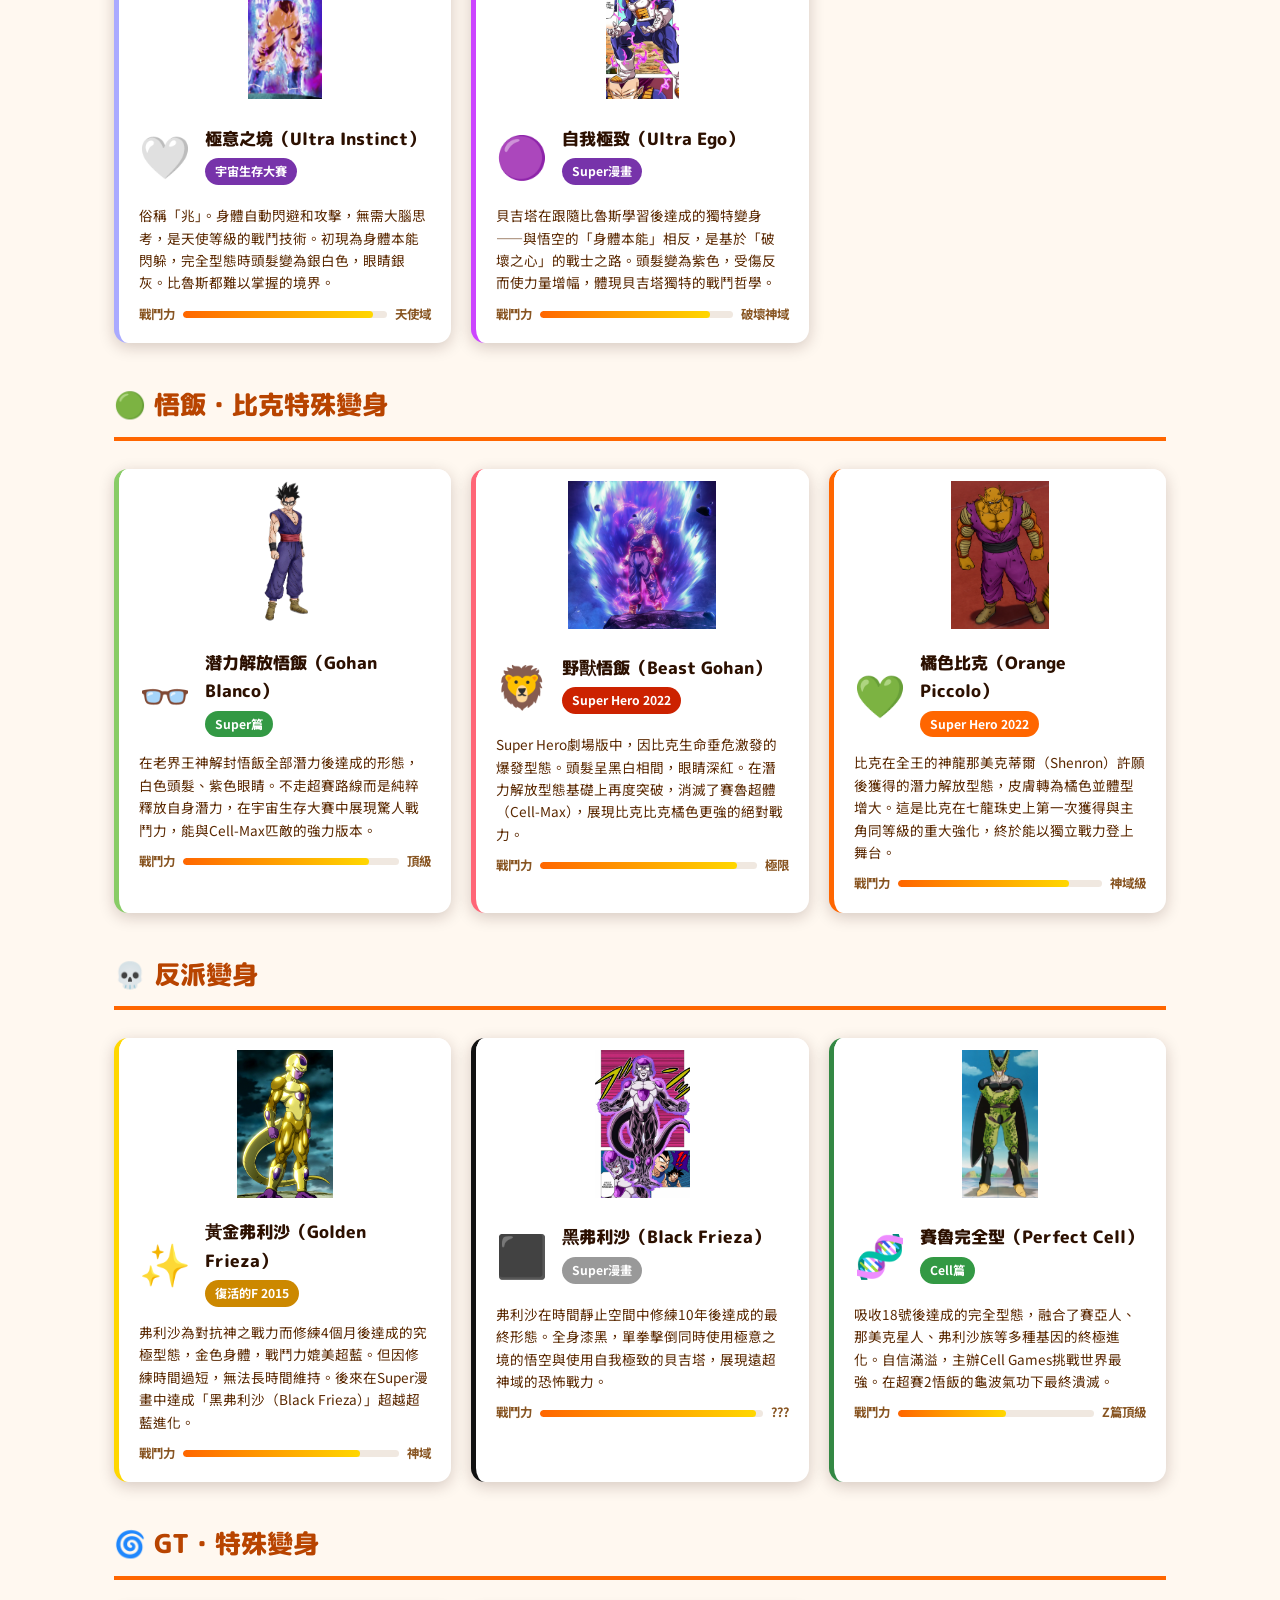
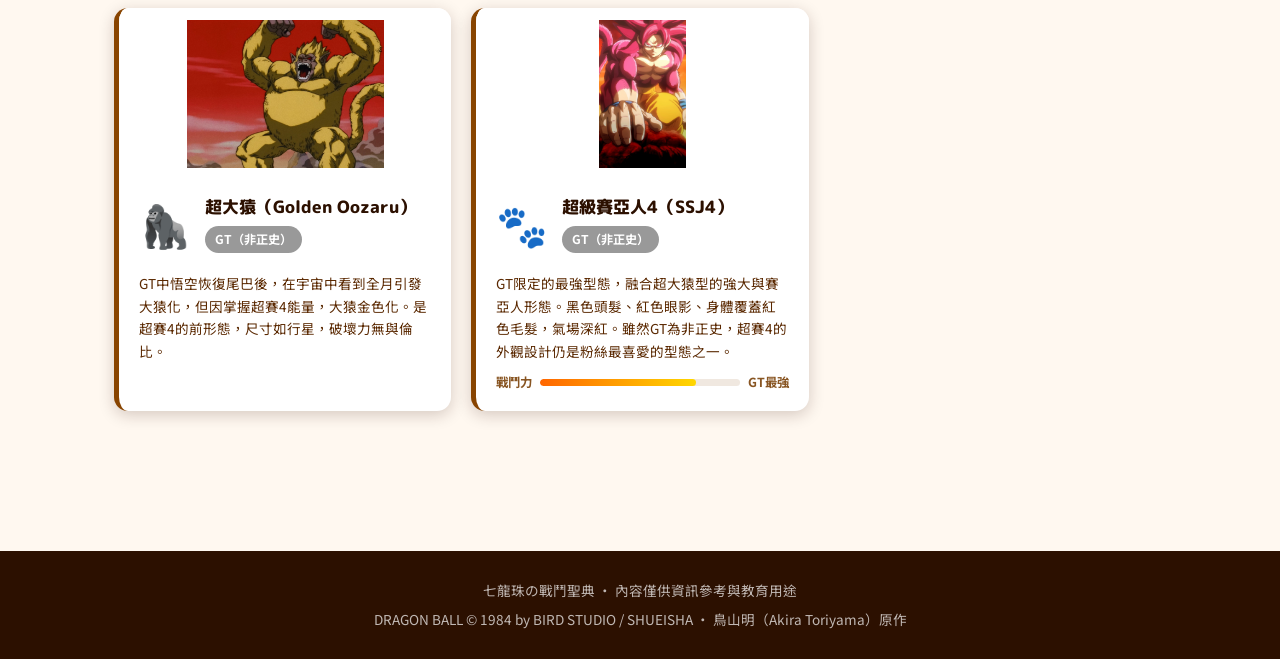
<file: transformations.html>
﻿<!DOCTYPE html>
<html lang="zh-TW">
<head>
<meta charset="UTF-8">
<link rel="icon" type="image/svg+xml" href="favicon.svg">
<meta name="viewport" content="width=device-width, initial-scale=1.0">
<title>變身型態 · 七龍珠の戰鬥聖典</title>
<link rel="stylesheet" href="css/style.css">
<style>
  .power-scale { display:flex;align-items:center;gap:8px;font-size:0.78rem;font-weight:700;color:var(--text-light);margin-top:10px; }
  .power-bar { flex:1;height:7px;background:#f0e8e0;border-radius:4px;overflow:hidden; }
  .power-fill { height:100%;border-radius:4px;background:linear-gradient(90deg,var(--orange),var(--gold));transition:width 1.2s ease; }
  .t-ssj      { border-left-color: #FFD700; }
  .t-ssj2     { border-left-color: #FFEE22; }
  .t-ssj3     { border-left-color: #FFCC00; }
  .t-ssjg     { border-left-color: #CC3333; }
  .t-ssb      { border-left-color: #2299FF; }
  .t-ui       { border-left-color: #AAAAFF; }
  .t-beast    { border-left-color: #FF6677; }
  .t-oozaru   { border-left-color: #884400; }
  .t-golden   { border-left-color: #FFD700; }
  .t-orange   { border-left-color: #FF6600; }
  .t-ultra    { border-left-color: #CC44FF; }

  @keyframes aura-pulse {
    0%,100% { box-shadow:0 0 16px currentColor, 0 4px 20px var(--shadow); }
    50% { box-shadow:0 0 30px currentColor, 0 8px 28px var(--shadow-deep); }
  }
  .transform-card:hover { animation:aura-pulse 1.5s ease-in-out infinite; }

  .series-label {
    font-family:'M PLUS Rounded 1c',sans-serif;
    font-size:0.78rem;font-weight:800;color:white;
    background:var(--orange-dark);padding:3px 12px;border-radius:20px;
    display:inline-block;margin-bottom:18px;
  }
  .transform-img {
    width:100%;height:160px;object-fit:contain;
    background:inherit;padding:12px 16px 0;display:block;
  }
</style>
</head>
<body>

<header class="site-header">
  <div class="header-inner">
    <a href="index.html" class="site-logo">
      <div class="logo-icon"></div>
      <div class="logo-text">七龍珠の戰鬥聖典<div class="logo-sub">Dragon Ball 資訊館</div></div>
    </a>
    <nav class="site-nav">
      <a href="index.html">🏠 首頁</a>
      <a href="chronicle.html">📅 編年史</a>
      <a href="characters.html">👥 人物</a>
      <a href="saga.html">⚔️ 故事篇章</a>
      <a href="transformations.html" class="active">⚡ 變身型態</a>
      <a href="dragonballs.html">🟠 龍珠百科</a>
      <a href="movies.html">🎬 劇場版</a>
      <a href="games.html">🎮 電玩</a>
      <a href="butoden.html">⚔️ 超武鬥傳</a>
    </nav>
  </div>
</header>

<div class="page-hero" style="background:linear-gradient(135deg,#1a0800,#B84400 55%,#FF6600);">
  <div style="font-size:2.5rem;margin-bottom:10px">⚡</div>
  <h1>變身型態圖鑑</h1>
  <p>超級賽亞人到極意之境——七龍珠宇宙所有重要戰鬥變身型態完整介紹</p>
</div>

<div class="content-wrap">
  <div class="breadcrumb">
    <a href="index.html">🏠 首頁</a>
    <span class="breadcrumb-sep">›</span>
    <span class="breadcrumb-cur">⚡ 變身型態</span>
  </div>

  <div class="highlight-box gold">
    <p>⚡ 七龍珠的「戰鬥力」概念和各種變身型態是漫畫史上最具影響力的設計之一。「超級賽亞人」的金色頭髮在全球成為大眾文化符號，每一次新型態登場都掀起粉絲狂熱。</p>
  </div>

  <!-- ── SAIYAN TRANSFORMATIONS ── -->
  <h2 class="section-title">💛 賽亞人系列變身</h2>
  <span class="series-label">孫悟空・貝吉塔・悟飯 等</span>

  <div class="transform-grid">

    <div class="transform-card t-oozaru">
      <img class="transform-img" src="images/transformations/great_ape.jpg" alt="大猿型">
      <div class="transform-header">
        <span class="transform-icon">🦍</span>
        <div>
          <h3>大猿型（Oozaru）</h3>
          <div class="badge badge-grey">初期</div>
        </div>
      </div>
      <div class="transform-body">
        <p>賽亞人在望月照射時，因尾巴上的特殊細胞引發大猿化，體積暴增10倍，戰鬥力×10。悟空幼年時多次使用，後來失去尾巴後無法再變身。</p>
        <div class="power-scale">
          <span>戰鬥力</span>
          <div class="power-bar"><div class="power-fill" style="width:15%"></div></div>
          <span>×10</span>
        </div>
      </div>
    </div>

    <div class="transform-card t-ssj" style="border-left-color:#FFD700;">
      <img class="transform-img" src="images/transformations/ssj1.png" alt="超級賽亞人">
      <div class="transform-header">
        <span class="transform-icon">💛</span>
        <div>
          <h3>超級賽亞人（SSJ）</h3>
          <div class="badge badge-gold">那美克星篇</div>
        </div>
      </div>
      <div class="transform-body">
        <p>傳說中的「超級賽亞人」——金色頭髮豎起、藍色眼睛、黃色氣場。悟空在那美克星因克林被弗利沙殺死而憤怒引爆。戰鬥力提升50倍，是七龍珠最具代表性的變身。</p>
        <div class="power-scale">
          <span>戰鬥力</span>
          <div class="power-bar"><div class="power-fill" style="width:35%"></div></div>
          <span>×50</span>
        </div>
      </div>
    </div>

    <div class="transform-card t-ssj2">
      <img class="transform-img" src="images/transformations/ssj2.png" alt="超級賽亞人2">
      <div class="transform-header">
        <span class="transform-icon">⚡</span>
        <div>
          <h3>超級賽亞人2（SSJ2）</h3>
          <div class="badge badge-orange">Cell篇</div>
        </div>
      </div>
      <div class="transform-body">
        <p>頭髮更加豎直，周圍出現放電般的電弧，氣場更强烈。最早由孫悟飯在對抗賽魯時達成，因憤怒超越了超賽的極限。戰鬥力是超賽1的2倍，是Cell篇的決定性變身。</p>
        <div class="power-scale">
          <span>戰鬥力</span>
          <div class="power-bar"><div class="power-fill" style="width:50%"></div></div>
          <span>×100</span>
        </div>
      </div>
    </div>

    <div class="transform-card t-ssj3">
      <img class="transform-img" src="images/transformations/ssj3.png" alt="超級賽亞人3">
      <div class="transform-header">
        <span class="transform-icon">🌊</span>
        <div>
          <h3>超級賽亞人3（SSJ3）</h3>
          <div class="badge badge-orange">布歐篇</div>
        </div>
      </div>
      <div class="transform-body">
        <p>頭髮極度延長至腰部以下，眉毛消失，氣場如風暴般龐大。悟空在天界修練中開發，消耗極大，難以長時間維持。視覺衝擊力極強，是布歐篇前期的最強展示。</p>
        <div class="power-scale">
          <span>戰鬥力</span>
          <div class="power-bar"><div class="power-fill" style="width:60%"></div></div>
          <span>×400</span>
        </div>
      </div>
    </div>

    <div class="transform-card t-ssjg" style="border-left-color:#CC3333;">
      <img class="transform-img" src="images/transformations/ssg.png" alt="超級賽亞神">
      <div class="transform-header">
        <span class="transform-icon">🔴</span>
        <div>
          <h3>超級賽亞神（SSG）</h3>
          <div class="badge badge-red">神與神篇</div>
        </div>
      </div>
      <div class="transform-body">
        <p>由六名純善賽亞人（含未出生者）的氣灌注一人而成的「神之超賽亞人」。紅色頭髮、紅色眼瞳、纖細的神之氣場。比魯斯的破壞神等級，需要神之氣才能達成，開啟了Super時代的全新戰力層次。</p>
        <div class="power-scale">
          <span>戰鬥力</span>
          <div class="power-bar"><div class="power-fill" style="width:72%"></div></div>
          <span>神域</span>
        </div>
      </div>
    </div>

    <div class="transform-card t-ssb" style="border-left-color:#2299FF;">
      <img class="transform-img" src="images/transformations/ssb.png" alt="超藍">
      <div class="transform-header">
        <span class="transform-icon">💙</span>
        <div>
          <h3>超級賽亞神超級賽亞人（SSGSS/超藍）</h3>
          <div class="badge badge-blue">Super篇</div>
        </div>
      </div>
      <div class="transform-body">
        <p>俗稱「超藍（Super Saiyan Blue）」。在掌握超賽神之力後再進入超賽狀態，結合神之氣與超賽氣，藍色頭髮、藍眼、藍色氣場。Super初期悟空和貝吉塔的主要強化型態。</p>
        <div class="power-scale">
          <span>戰鬥力</span>
          <div class="power-bar"><div class="power-fill" style="width:80%"></div></div>
          <span>超神域</span>
        </div>
      </div>
    </div>

    <div class="transform-card t-ui" style="border-left-color:#AAAAFF;">
      <img class="transform-img" src="images/transformations/ultra_instinct.jpg" alt="極意之境">
      <div class="transform-header">
        <span class="transform-icon">🤍</span>
        <div>
          <h3>極意之境（Ultra Instinct）</h3>
          <div class="badge badge-purple">宇宙生存大賽</div>
        </div>
      </div>
      <div class="transform-body">
        <p>俗稱「兆」。身體自動閃避和攻擊，無需大腦思考，是天使等級的戰鬥技術。初現為身體本能閃躲，完全型態時頭髮變為銀白色，眼睛銀灰。比魯斯都難以掌握的境界。</p>
        <div class="power-scale">
          <span>戰鬥力</span>
          <div class="power-bar"><div class="power-fill" style="width:93%"></div></div>
          <span>天使域</span>
        </div>
      </div>
    </div>

    <div class="transform-card" style="border-left-color:#CC44FF;">
      <img class="transform-img" src="images/transformations/ultra_ego.png" alt="自我極致">
      <div class="transform-header">
        <span class="transform-icon">🟣</span>
        <div>
          <h3>自我極致（Ultra Ego）</h3>
          <div class="badge badge-purple">Super漫畫</div>
        </div>
      </div>
      <div class="transform-body">
        <p>貝吉塔在跟隨比魯斯學習後達成的獨特變身——與悟空的「身體本能」相反，是基於「破壞之心」的戰士之路。頭髮變為紫色，受傷反而使力量增幅，體現貝吉塔獨特的戰鬥哲學。</p>
        <div class="power-scale">
          <span>戰鬥力</span>
          <div class="power-bar"><div class="power-fill" style="width:88%"></div></div>
          <span>破壞神域</span>
        </div>
      </div>
    </div>

  </div>

  <!-- ── GOHAN / OTHER ── -->
  <h2 class="section-title">🟢 悟飯・比克特殊變身</h2>
  <div class="transform-grid">

    <div class="transform-card" style="border-left-color:#88cc66;">
      <img class="transform-img" src="images/characters/gohan.png" alt="潛力解放悟飯">
      <div class="transform-header">
        <span class="transform-icon">👓</span>
        <div>
          <h3>潛力解放悟飯（Gohan Blanco）</h3>
          <div class="badge badge-green">Super篇</div>
        </div>
      </div>
      <div class="transform-body">
        <p>在老界王神解封悟飯全部潛力後達成的形態，白色頭髮、紫色眼睛。不走超賽路線而是純粹釋放自身潛力，在宇宙生存大賽中展現驚人戰鬥力，能與Cell-Max匹敵的強力版本。</p>
        <div class="power-scale">
          <span>戰鬥力</span>
          <div class="power-bar"><div class="power-fill" style="width:86%"></div></div>
          <span>頂級</span>
        </div>
      </div>
    </div>

    <div class="transform-card t-beast" style="border-left-color:#FF6677;">
      <img class="transform-img" src="images/transformations/beast_gohan.jpg" alt="野獸悟飯">
      <div class="transform-header">
        <span class="transform-icon">🦁</span>
        <div>
          <h3>野獸悟飯（Beast Gohan）</h3>
          <div class="badge badge-red">Super Hero 2022</div>
        </div>
      </div>
      <div class="transform-body">
        <p>Super Hero劇場版中，因比克生命垂危激發的爆發型態。頭髮呈黑白相間，眼睛深紅。在潛力解放型態基礎上再度突破，消滅了賽魯超體（Cell-Max），展現比克比克橘色更強的絕對戰力。</p>
        <div class="power-scale">
          <span>戰鬥力</span>
          <div class="power-bar"><div class="power-fill" style="width:91%"></div></div>
          <span>極限</span>
        </div>
      </div>
    </div>

    <div class="transform-card t-orange" style="border-left-color:#FF6600;">
      <img class="transform-img" src="images/transformations/orange_piccolo.png" alt="橘色比克">
      <div class="transform-header">
        <span class="transform-icon">💚</span>
        <div>
          <h3>橘色比克（Orange Piccolo）</h3>
          <div class="badge badge-orange">Super Hero 2022</div>
        </div>
      </div>
      <div class="transform-body">
        <p>比克在全王的神龍那美克蒂爾（Shenron）許願後獲得的潛力解放型態，皮膚轉為橘色並體型增大。這是比克在七龍珠史上第一次獲得與主角同等級的重大強化，終於能以獨立戰力登上舞台。</p>
        <div class="power-scale">
          <span>戰鬥力</span>
          <div class="power-bar"><div class="power-fill" style="width:84%"></div></div>
          <span>神域級</span>
        </div>
      </div>
    </div>

  </div>

  <!-- ── VILLAIN TRANSFORMATIONS ── -->
  <h2 class="section-title">💀 反派變身</h2>
  <div class="transform-grid">

    <div class="transform-card t-golden" style="border-left-color:#FFD700;">
      <img class="transform-img" src="images/transformations/golden_frieza.png" alt="黃金弗利沙">
      <div class="transform-header">
        <span class="transform-icon">✨</span>
        <div>
          <h3>黃金弗利沙（Golden Frieza）</h3>
          <div class="badge badge-gold">復活的F 2015</div>
        </div>
      </div>
      <div class="transform-body">
        <p>弗利沙為對抗神之戰力而修練4個月後達成的究極型態，金色身體，戰鬥力媲美超藍。但因修練時間過短，無法長時間維持。後來在Super漫畫中達成「黑弗利沙（Black Frieza）」超越超藍進化。</p>
        <div class="power-scale">
          <span>戰鬥力</span>
          <div class="power-bar"><div class="power-fill" style="width:82%"></div></div>
          <span>神域</span>
        </div>
      </div>
    </div>

    <div class="transform-card" style="border-left-color:#111111;">
      <img class="transform-img" src="images/transformations/black_frieza.png" alt="黑弗利沙">
      <div class="transform-header">
        <span class="transform-icon">⬛</span>
        <div>
          <h3>黑弗利沙（Black Frieza）</h3>
          <div class="badge badge-grey">Super漫畫</div>
        </div>
      </div>
      <div class="transform-body">
        <p>弗利沙在時間靜止空間中修練10年後達成的最終形態。全身漆黑，單拳擊倒同時使用極意之境的悟空與使用自我極致的貝吉塔，展現遠超神域的恐怖戰力。</p>
        <div class="power-scale">
          <span>戰鬥力</span>
          <div class="power-bar"><div class="power-fill" style="width:97%"></div></div>
          <span>???</span>
        </div>
      </div>
    </div>

    <div class="transform-card" style="border-left-color:#338844;">
      <img class="transform-img" src="images/characters/cell.png" alt="賽魯完全型">
      <div class="transform-header">
        <span class="transform-icon">🧬</span>
        <div>
          <h3>賽魯完全型（Perfect Cell）</h3>
          <div class="badge badge-green">Cell篇</div>
        </div>
      </div>
      <div class="transform-body">
        <p>吸收18號後達成的完全型態，融合了賽亞人、那美克星人、弗利沙族等多種基因的終極進化。自信滿溢，主辦Cell Games挑戰世界最強。在超賽2悟飯的龜波氣功下最終潰滅。</p>
        <div class="power-scale">
          <span>戰鬥力</span>
          <div class="power-bar"><div class="power-fill" style="width:55%"></div></div>
          <span>Z篇頂級</span>
        </div>
      </div>
    </div>

  </div>

  <!-- ── GT/SPECIAL ── -->
  <h2 class="section-title">🌀 GT・特殊變身</h2>
  <div class="transform-grid">

    <div class="transform-card" style="border-left-color:#884400;">
      <img class="transform-img" src="images/transformations/great_ape_gt.png" alt="超大猿">
      <div class="transform-header">
        <span class="transform-icon">🦍</span>
        <div>
          <h3>超大猿（Golden Oozaru）</h3>
          <div class="badge badge-grey">GT（非正史）</div>
        </div>
      </div>
      <div class="transform-body">
        <p>GT中悟空恢復尾巴後，在宇宙中看到全月引發大猿化，但因掌握超賽4能量，大猿金色化。是超賽4的前形態，尺寸如行星，破壞力無與倫比。</p>
      </div>
    </div>

    <div class="transform-card" style="border-left-color:#884400;">
      <img class="transform-img" src="images/transformations/ssj4.png" alt="超賽亞人4">
      <div class="transform-header">
        <span class="transform-icon">🐾</span>
        <div>
          <h3>超級賽亞人4（SSJ4）</h3>
          <div class="badge badge-grey">GT（非正史）</div>
        </div>
      </div>
      <div class="transform-body">
        <p>GT限定的最強型態，融合超大猿型的強大與賽亞人形態。黑色頭髮、紅色眼影、身體覆蓋紅色毛髮，氣場深紅。雖然GT為非正史，超賽4的外觀設計仍是粉絲最喜愛的型態之一。</p>
        <div class="power-scale">
          <span>戰鬥力</span>
          <div class="power-bar"><div class="power-fill" style="width:78%"></div></div>
          <span>GT最強</span>
        </div>
      </div>
    </div>

  </div>

</div><!-- end content-wrap -->

<footer>
  <p>七龍珠の戰鬥聖典 · 內容僅供資訊參考與教育用途</p>
  <p style="margin-top:6px">DRAGON BALL © 1984 by BIRD STUDIO / SHUEISHA · 鳥山明（Akira Toriyama）原作</p>
</footer>
</body>
</html>
</file>
<file: css/style.css>
@import url('https://fonts.googleapis.com/css2?family=M+PLUS+Rounded+1c:wght@400;700;800&family=Noto+Sans+TC:wght@300;400;700&display=swap');

:root {
  --orange: #FF6600;
  --orange-dark: #B84400;
  --orange-light: #FF9944;
  --orange-deep: #7A2200;
  --gold: #FFD700;
  --gold-dark: #CC8800;
  --red-btn: #CC2200;
  --ki-blue: #2299FF;
  --space-bg: #0A0014;
  --cream: #FFF8F0;
  --card-bg: #ffffff;
  --text: #2c1000;
  --text-mid: #5a2800;
  --text-light: #885522;
  --white: #ffffff;
  --shadow: rgba(44, 16, 0, 0.2);
  --shadow-deep: rgba(44, 16, 0, 0.45);
  --orange-glow: rgba(255, 102, 0, 0.5);
}

* { margin: 0; padding: 0; box-sizing: border-box; }

body {
  font-family: 'Noto Sans TC', 'M PLUS Rounded 1c', 'Microsoft JhengHei', sans-serif;
  background-color: var(--cream);
  color: var(--text);
  line-height: 1.7;
}

a { color: var(--orange-dark); text-decoration: none; }
a:hover { color: var(--orange); }

/* ── HEADER / NAV ─────────────────────────── */
.site-header {
  background: linear-gradient(135deg, #5c1a00 0%, var(--orange-dark) 55%, var(--orange) 100%);
  padding: 0;
  position: sticky;
  top: 0;
  z-index: 100;
  box-shadow: 0 3px 14px rgba(0,0,0,0.4);
}

.header-inner {
  max-width: 1100px;
  margin: 0 auto;
  display: flex;
  align-items: center;
  justify-content: space-between;
  padding: 0 24px;
}

.site-logo {
  display: flex;
  align-items: center;
  gap: 12px;
  padding: 10px 0;
  text-decoration: none;
}

.logo-icon {
  width: 48px;
  height: 48px;
  background-image: url('../favicon.svg');
  background-size: contain;
  background-position: center;
  background-repeat: no-repeat;
  flex-shrink: 0;
  filter: drop-shadow(0 2px 6px rgba(255,100,0,0.6));
}

.logo-text {
  font-family: 'M PLUS Rounded 1c', sans-serif;
  font-weight: 800;
  color: white;
  font-size: 1.15rem;
  line-height: 1.2;
}

.logo-sub {
  font-size: 0.7rem;
  opacity: 0.85;
  font-weight: 400;
}

.site-nav {
  display: flex;
  flex-wrap: wrap;
  gap: 3px;
}

.site-nav a {
  color: rgba(255,255,255,0.9);
  padding: 7px 11px;
  border-radius: 6px;
  font-size: 0.84rem;
  font-weight: 700;
  transition: all 0.2s;
  white-space: nowrap;
}

.site-nav a:hover, .site-nav a.active {
  background: rgba(255,255,255,0.2);
  color: white;
}

/* ── PAGE HERO ─────────────────────────────── */
.page-hero {
  background: linear-gradient(135deg, var(--orange) 0%, var(--orange-dark) 100%);
  color: white;
  text-align: center;
  padding: 48px 24px 40px;
}

.page-hero h1 {
  font-family: 'M PLUS Rounded 1c', sans-serif;
  font-size: 2.2rem;
  font-weight: 800;
  margin-bottom: 10px;
}

.page-hero p {
  font-size: 1rem;
  opacity: 0.9;
  max-width: 600px;
  margin: 0 auto;
}

/* ── MAIN CONTENT ──────────────────────────── */
.content-wrap {
  max-width: 1100px;
  margin: 0 auto;
  padding: 40px 24px;
}

/* ── BREADCRUMB ─────────────────────────────── */
.breadcrumb {
  display: flex;
  align-items: center;
  gap: 6px;
  font-size: 0.82rem;
  color: var(--text-light);
  margin-bottom: 24px;
}
.breadcrumb a {
  color: var(--orange-dark);
  font-weight: 700;
  display: flex;
  align-items: center;
  gap: 4px;
  padding: 5px 12px;
  border-radius: 20px;
  border: 1.5px solid var(--orange);
  transition: all 0.18s;
  background: white;
  text-decoration: none;
}
.breadcrumb a:hover {
  background: var(--orange);
  color: white;
  border-color: var(--orange);
}
.breadcrumb-sep { color: #bbb; }
.breadcrumb-cur { color: var(--text-mid); font-weight: 600; }

/* ── INDEX NAV CARDS ───────────────────────── */
.section-intro {
  text-align: center;
  padding: 28px 0 32px;
}

.section-intro h2 {
  font-family: 'M PLUS Rounded 1c', sans-serif;
  font-size: 1.6rem;
  font-weight: 800;
  color: var(--orange-dark);
  margin-bottom: 8px;
}

.section-intro p {
  color: var(--text-mid);
  max-width: 520px;
  margin: 0 auto;
}

.nav-cards {
  display: grid;
  grid-template-columns: repeat(auto-fit, minmax(220px, 1fr));
  gap: 20px;
  margin-bottom: 40px;
}

.nav-card {
  background: white;
  border-radius: 14px;
  padding: 24px 20px;
  text-align: center;
  box-shadow: 0 4px 16px var(--shadow);
  border: 2px solid transparent;
  transition: all 0.25s;
  text-decoration: none;
  color: var(--text);
  display: block;
}

.nav-card:hover {
  border-color: var(--orange);
  transform: translateY(-4px);
  box-shadow: 0 8px 24px var(--shadow-deep);
  color: var(--text);
}

.nav-card-icon { font-size: 2.8rem; margin-bottom: 10px; display: block; }

.nav-card h3 {
  font-family: 'M PLUS Rounded 1c', sans-serif;
  font-weight: 800;
  font-size: 1.05rem;
  color: var(--orange-dark);
  margin-bottom: 8px;
}

.nav-card p {
  font-size: 0.85rem;
  color: var(--text-light);
  line-height: 1.5;
}

/* ── TIMELINE ──────────────────────────────── */
.timeline-wrap {
  position: relative;
  padding-left: 40px;
}

.timeline-wrap::before {
  content: '';
  position: absolute;
  left: 14px;
  top: 0;
  bottom: 0;
  width: 4px;
  background: linear-gradient(180deg, var(--orange) 0%, var(--orange-dark) 100%);
  border-radius: 4px;
}

.timeline-item {
  position: relative;
  margin-bottom: 32px;
}

.timeline-dot {
  position: absolute;
  left: -34px;
  top: 4px;
  width: 20px;
  height: 20px;
  border-radius: 50%;
  background: white;
  border: 4px solid var(--orange);
  z-index: 2;
}

.timeline-item.major .timeline-dot {
  border-color: var(--gold);
  background: var(--gold);
  width: 24px;
  height: 24px;
  left: -36px;
  top: 2px;
}

.timeline-year {
  font-family: 'M PLUS Rounded 1c', sans-serif;
  font-size: 1.1rem;
  font-weight: 800;
  color: var(--orange-dark);
  margin-bottom: 4px;
}

.timeline-item.major .timeline-year {
  color: var(--gold-dark);
  font-size: 1.2rem;
}

.timeline-content {
  background: white;
  border-radius: 10px;
  padding: 16px 20px;
  box-shadow: 0 2px 10px var(--shadow);
  border-left: 4px solid var(--orange);
}

.timeline-item.major .timeline-content {
  border-left-color: var(--gold-dark);
  background: linear-gradient(135deg, #fffbf0 0%, white 100%);
}

.timeline-content h3 {
  font-family: 'M PLUS Rounded 1c', sans-serif;
  font-weight: 700;
  font-size: 1rem;
  color: var(--text);
  margin-bottom: 6px;
}

.timeline-content p {
  font-size: 0.9rem;
  color: var(--text-mid);
  line-height: 1.65;
}

.timeline-era {
  font-family: 'M PLUS Rounded 1c', sans-serif;
  font-size: 0.8rem;
  font-weight: 800;
  color: white;
  background: var(--orange);
  padding: 4px 14px;
  border-radius: 20px;
  display: inline-block;
  margin-bottom: 20px;
}

/* ── SECTION HEADING ───────────────────────── */
.section-title {
  font-family: 'M PLUS Rounded 1c', sans-serif;
  font-size: 1.6rem;
  font-weight: 800;
  color: var(--orange-dark);
  padding-bottom: 10px;
  border-bottom: 4px solid var(--orange);
  margin-bottom: 28px;
  display: flex;
  align-items: center;
  gap: 10px;
}

/* ── CHARACTER CARDS ───────────────────────── */
.char-grid {
  display: grid;
  grid-template-columns: repeat(auto-fill, minmax(250px, 1fr));
  gap: 24px;
  margin-bottom: 40px;
}

@keyframes card-in {
  from { opacity: 0; transform: translateY(20px); }
  to   { opacity: 1; transform: translateY(0); }
}

.char-card {
  background: white;
  border-radius: 20px;
  overflow: hidden;
  box-shadow: 0 4px 24px var(--shadow);
  transition: transform 0.28s cubic-bezier(.34,1.4,.64,1), box-shadow 0.28s;
  display: flex;
  flex-direction: column;
  animation: card-in 0.45s ease both;
}
.char-card:nth-child(2) { animation-delay: 0.05s; }
.char-card:nth-child(3) { animation-delay: 0.10s; }
.char-card:nth-child(4) { animation-delay: 0.15s; }
.char-card:nth-child(5) { animation-delay: 0.20s; }
.char-card:nth-child(6) { animation-delay: 0.25s; }
.char-card:hover {
  transform: translateY(-8px) scale(1.012);
  box-shadow: 0 18px 40px var(--shadow-deep);
}

.char-img-wrap {
  height: 200px;
  display: flex;
  align-items: center;
  justify-content: center;
  font-size: 6rem;
  position: relative;
  overflow: hidden;
}

.char-body { padding: 18px 20px 20px; flex: 1; display: flex; flex-direction: column; }

.char-name-jp {
  font-size: 0.74rem;
  color: var(--text-light);
  margin-bottom: 2px;
}

.char-card h3 {
  font-family: 'M PLUS Rounded 1c', sans-serif;
  font-size: 1.2rem;
  font-weight: 800;
  color: var(--text);
  margin-bottom: 6px;
}

.char-role {
  font-size: 0.78rem;
  color: white;
  padding: 2px 10px;
  border-radius: 20px;
  display: inline-block;
  margin-bottom: 10px;
  font-weight: 700;
}

.char-desc {
  font-size: 0.85rem;
  color: var(--text-mid);
  line-height: 1.65;
  flex: 1;
}

.char-facts {
  margin-top: 12px;
  padding-top: 12px;
  border-top: 1px solid #eee;
}

.char-fact {
  display: flex;
  font-size: 0.8rem;
  padding: 3px 0;
  gap: 8px;
}

.char-fact-label {
  color: var(--text-light);
  min-width: 55px;
  font-weight: 700;
}

.char-fact-val { color: var(--text-mid); }

/* character avatar background colours */
.bg-goku       { background: linear-gradient(160deg, #fff0b8 0%, #FFD700 100%); }
.bg-vegeta     { background: linear-gradient(160deg, #c0c8e8 0%, #6680c0 100%); }
.bg-gohan      { background: linear-gradient(160deg, #c8f0d0 0%, #66bb88 100%); }
.bg-piccolo    { background: linear-gradient(160deg, #a8dda0 0%, #227733 100%); }
.bg-krillin    { background: linear-gradient(160deg, #ffe8b8 0%, #ffbb44 100%); }
.bg-bulma      { background: linear-gradient(160deg, #b8d8ff 0%, #5599ee 100%); }
.bg-frieza     { background: linear-gradient(160deg, #e8d0ff 0%, #aa55ee 100%); }
.bg-cell       { background: linear-gradient(160deg, #c0f0c8 0%, #338855 100%); }
.bg-buu        { background: linear-gradient(160deg, #ffcce0 0%, #ff77aa 100%); }
.bg-beerus     { background: linear-gradient(160deg, #ddc0ff 0%, #8833cc 100%); }
.bg-whis       { background: linear-gradient(160deg, #e0f0ff 0%, #99ccff 100%); }
.bg-trunks     { background: linear-gradient(160deg, #e0c8ff 0%, #9966cc 100%); }
.bg-goten      { background: linear-gradient(160deg, #ffe8c0 0%, #ffaa44 100%); }
.bg-android    { background: linear-gradient(160deg, #d0e8f8 0%, #5588aa 100%); }
.bg-chichi     { background: linear-gradient(160deg, #ffd0b8 0%, #ff8855 100%); }

/* ── CARDS (sagas, movies, etc.) ───────────── */
.grid-cards {
  display: grid;
  grid-template-columns: repeat(auto-fill, minmax(300px, 1fr));
  gap: 24px;
  margin-bottom: 40px;
}

.info-card {
  background: white;
  border-radius: 14px;
  overflow: hidden;
  box-shadow: 0 4px 16px var(--shadow);
  transition: transform 0.2s, box-shadow 0.2s;
  display: flex;
  flex-direction: column;
}

.info-card:hover {
  transform: translateY(-4px);
  box-shadow: 0 10px 28px var(--shadow-deep);
}

.info-card-header {
  padding: 20px 22px 16px;
  display: flex;
  align-items: flex-start;
  gap: 14px;
}

.info-card-icon {
  font-size: 2.8rem;
  flex-shrink: 0;
  line-height: 1;
}

.info-card-header h3 {
  font-family: 'M PLUS Rounded 1c', sans-serif;
  font-size: 1.1rem;
  font-weight: 800;
  color: var(--text);
  margin-bottom: 4px;
  line-height: 1.3;
}

.info-card-sub {
  font-size: 0.8rem;
  color: var(--text-light);
}

.info-card-body {
  padding: 0 22px 20px;
  flex: 1;
}

.info-card-body p {
  font-size: 0.88rem;
  color: var(--text-mid);
  line-height: 1.65;
}

.info-card-footer {
  padding: 12px 22px;
  border-top: 1px solid #f0e8e0;
  display: flex;
  gap: 6px;
  flex-wrap: wrap;
}

/* ── HIGHLIGHT BOX ──────────────────────────── */
.highlight-box {
  background: linear-gradient(135deg, #fff5e8 0%, #ffeedd 100%);
  border-left: 5px solid var(--orange);
  border-radius: 0 10px 10px 0;
  padding: 18px 20px;
  margin: 20px 0;
}

.highlight-box.gold {
  background: linear-gradient(135deg, #fffbe8 0%, #fff5cc 100%);
  border-left-color: var(--gold-dark);
}

.highlight-box p {
  margin: 0;
  color: var(--text);
  line-height: 1.7;
  font-size: 0.95rem;
}

/* ── ARTICLE BODY ────────────────────────────── */
.article-body { max-width: 760px; margin: 0 auto; }

.article-body h2 {
  font-family: 'M PLUS Rounded 1c', sans-serif;
  font-size: 1.4rem;
  font-weight: 800;
  color: var(--orange-dark);
  margin: 32px 0 12px;
  padding-bottom: 8px;
  border-bottom: 3px solid var(--orange);
}

.article-body h3 {
  font-size: 1.1rem;
  font-weight: 700;
  color: var(--text);
  margin: 20px 0 8px;
}

.article-body p {
  color: var(--text-mid);
  margin-bottom: 14px;
  line-height: 1.8;
}

.article-body ul, .article-body ol {
  padding-left: 24px;
  color: var(--text-mid);
  margin-bottom: 14px;
}

.article-body li {
  margin-bottom: 6px;
  line-height: 1.7;
}

/* ── BADGE / TAG ─────────────────────────────── */
.badge {
  display: inline-block;
  padding: 3px 10px;
  border-radius: 20px;
  font-size: 0.76rem;
  font-weight: 700;
}

.badge-orange { background: var(--orange); color: white; }
.badge-gold   { background: var(--gold-dark); color: white; }
.badge-red    { background: var(--red-btn); color: white; }
.badge-blue   { background: var(--ki-blue); color: white; }
.badge-green  { background: #339944; color: white; }
.badge-purple { background: #7733aa; color: white; }
.badge-grey   { background: #999; color: white; }
.badge-pink   { background: #ee5588; color: white; }

/* ── DRAGON BALL GRID ───────────────────────── */
.db-grid {
  display: grid;
  grid-template-columns: repeat(auto-fill, minmax(280px, 1fr));
  gap: 24px;
  margin-bottom: 40px;
}

.db-card {
  background: white;
  border-radius: 16px;
  padding: 28px 24px;
  text-align: center;
  box-shadow: 0 4px 20px var(--shadow);
  transition: transform 0.25s, box-shadow 0.25s;
  border: 2px solid transparent;
  position: relative;
  overflow: hidden;
}

.db-card:hover {
  transform: translateY(-6px);
  box-shadow: 0 12px 32px var(--shadow-deep);
  border-color: var(--orange-light);
}

.db-ball {
  width: 90px;
  height: 90px;
  border-radius: 50%;
  margin: 0 auto 16px;
  display: flex;
  align-items: center;
  justify-content: center;
  font-size: 2.4rem;
  box-shadow: 0 6px 20px rgba(255,102,0,0.4), inset -6px -6px 12px rgba(0,0,0,0.25), inset 6px 6px 10px rgba(255,255,255,0.3);
  background: radial-gradient(circle at 35% 35%, #FFAA44, #FF6600 55%, #CC3300);
  position: relative;
}

.db-stars {
  position: absolute;
  inset: 0;
  border-radius: 50%;
  display: flex;
  align-items: center;
  justify-content: center;
  font-size: 0.6rem;
  letter-spacing: 2px;
  color: #CC0000;
  font-weight: 900;
}

.db-card h3 {
  font-family: 'M PLUS Rounded 1c', sans-serif;
  font-size: 1.15rem;
  font-weight: 800;
  color: var(--orange-dark);
  margin-bottom: 8px;
}

.db-card p {
  font-size: 0.87rem;
  color: var(--text-mid);
  line-height: 1.65;
}

/* ── TRANSFORMATION CARDS ───────────────────── */
.transform-grid {
  display: grid;
  grid-template-columns: repeat(auto-fill, minmax(260px, 1fr));
  gap: 20px;
  margin-bottom: 40px;
}

.transform-card {
  background: white;
  border-radius: 14px;
  overflow: hidden;
  box-shadow: 0 4px 16px var(--shadow);
  transition: transform 0.22s, box-shadow 0.22s;
  border-left: 5px solid var(--orange);
}

.transform-card:hover {
  transform: translateY(-4px);
  box-shadow: 0 10px 28px var(--shadow-deep);
}

.transform-header {
  padding: 20px 20px 14px;
  display: flex;
  align-items: center;
  gap: 14px;
}

.transform-icon {
  font-size: 2.6rem;
  flex-shrink: 0;
}

.transform-header h3 {
  font-family: 'M PLUS Rounded 1c', sans-serif;
  font-size: 1.05rem;
  font-weight: 800;
  color: var(--text);
  margin-bottom: 3px;
}

.transform-body {
  padding: 0 20px 18px;
}

.transform-body p {
  font-size: 0.85rem;
  color: var(--text-mid);
  line-height: 1.65;
}

.transform-power {
  margin-top: 10px;
  display: flex;
  align-items: center;
  gap: 8px;
  font-size: 0.78rem;
  font-weight: 700;
  color: var(--text-light);
}

.power-bar {
  flex: 1;
  height: 6px;
  background: #f0e8e0;
  border-radius: 3px;
  overflow: hidden;
}

.power-fill {
  height: 100%;
  border-radius: 3px;
  background: linear-gradient(90deg, var(--orange) 0%, var(--gold) 100%);
  transition: width 1s ease;
}

/* ── FOOTER ─────────────────────────────────── */
footer {
  background: var(--text);
  color: rgba(255,255,255,0.7);
  text-align: center;
  padding: 28px 24px;
  font-size: 0.85rem;
  margin-top: 60px;
}

footer a { color: var(--orange-light); }

/* ── RESPONSIVE ──────────────────────────────── */
@media (max-width: 700px) {
  .site-nav a { padding: 7px 8px; font-size: 0.78rem; }
  .logo-text { font-size: 0.95rem; }
  .page-hero h1 { font-size: 1.6rem; }
  .char-grid { grid-template-columns: repeat(2, 1fr); }
  .grid-cards { grid-template-columns: 1fr; }
  .nav-cards { grid-template-columns: repeat(2, 1fr); }
  .db-grid { grid-template-columns: 1fr; }
  .transform-grid { grid-template-columns: 1fr; }
}

@media (max-width: 480px) {
  .char-grid { grid-template-columns: 1fr; }
  .nav-cards { grid-template-columns: 1fr; }
}
</file>
